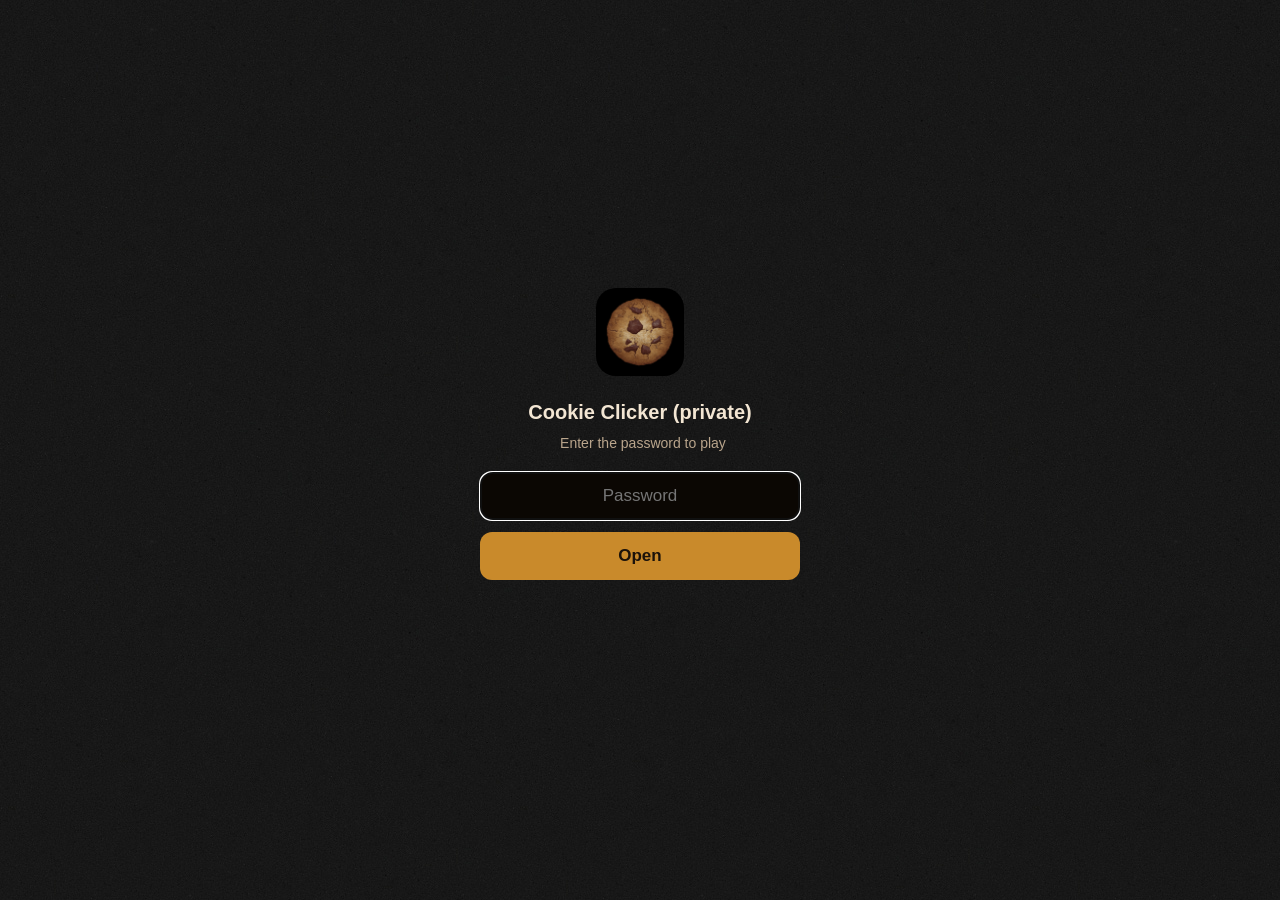
<file: index.html>
﻿<!DOCTYPE html>
<html>
<head>

<meta charset="UTF-8">
<meta name="robots" content="noindex, nofollow">
<script src="gate.js?v=2"></script>
<script>
	var VERSION=2.058;
	var BETA=0;
	var SAVESUFFIX='';
	var App=typeof App==='undefined'?0:App;
	var PRESETMODS=[];
	var LOCAL=(App || !window.location.hostname || window.location.hostname==='localhost' || window.location.hostname==='127.0.0.1');
	var IOS_OPTIMIZED=1;//enables plasma4 mobile features + ios-fixes.js (see README)
</script>

<!-- external -->
<script type="text/javascript">
	// if (!LOCAL)
	// {
	// 	window.cookieconsent_options={"message":"Unsurprisingly, this website uses cookies for ads and traffic analysis.","dismiss":"Got it!","learnMore":"Learn more","link":"//orteil.dashnet.org/cookieconsentpolicy.html","target":"_blank","theme":"//orteil.dashnet.org/cookieconsent.css","domain":"dashnet.org"};
		
	// 	var script=document.createElement('script');
	// 	script.src='//cdnjs.cloudflare.com/ajax/libs/cookieconsent2/1.0.9/cookieconsent.min.js';
	// 	document.head.appendChild(script);
	// }
</script>

<!--<link href="https://fonts.googleapis.com/css?family=Kavoon&subset=latin,latin-ext" rel="stylesheet" type="text/css">-->
<style type="text/css">@font-face {font-family:Merriweather;font-style:normal;font-weight:900;src:url(fonts/a.woff2);unicode-range:U+0301,U+0400-045F,U+0490-0491,U+04B0-04B1,U+2116;font-display:swap;}@font-face {font-family:Merriweather;font-style:normal;font-weight:900;src:url(fonts/b.woff2);unicode-range:U+0460-052F,U+1C80-1C88,U+20B4,U+2DE0-2DFF,U+A640-A69F,U+FE2E-FE2F;font-display:swap;}@font-face {font-family:Merriweather;font-style:normal;font-weight:900;src:url(fonts/c.woff2);unicode-range:U+0102-0103,U+0110-0111,U+0128-0129,U+0168-0169,U+01A0-01A1,U+01AF-01B0,U+0300-0301,U+0303-0304,U+0308-0309,U+0323,U+0329,U+1EA0-1EF9,U+20AB;font-display:swap;}@font-face {font-family:Merriweather;font-style:normal;font-weight:900;src:url(fonts/d.woff2);unicode-range:U+0000-00FF,U+0131,U+0152-0153,U+02BB-02BC,U+02C6,U+02DA,U+02DC,U+0304,U+0308,U+0329,U+2000-206F,U+2074,U+20AC,U+2122,U+2191,U+2193,U+2212,U+2215,U+FEFF,U+FFFD;font-display:swap;}@font-face {font-family:Merriweather;font-style:normal;font-weight:900;src:url(fonts/e.woff2);unicode-range:U+0100-02AF,U+0304,U+0308,U+0329,U+1E00-1E9F,U+1EF2-1EFF,U+2020,U+20A0-20AB,U+20AD-20CF,U+2113,U+2C60-2C7F,U+A720-A7FF;font-display:swap;}</style>

	<!-- <script>
	if (!LOCAL)
	{
		!function(f,b,e,v,n,t,s){if(f.fbq)return;n=f.fbq=function(){n.callMethod?
		n.callMethod.apply(n,arguments):n.queue.push(arguments)};if(!f._fbq)f._fbq=n;
		n.push=n;n.loaded=!0;n.version='2.0';n.queue=[];t=b.createElement(e);t.async=!0;
		t.src=v;s=b.getElementsByTagName(e)[0];s.parentNode.insertBefore(t,s)}(window,
		document,'script','https://connect.facebook.net/en_US/fbevents.js');
		fbq('init', '357399801355203');
		fbq('track', 'PageView');
	}
	</script> -->
	<!-- <noscript><img height="1" width="1" style="display:none"
	src="https://www.facebook.com/tr?id=357399801355203&ev=PageView&noscript=1"></noscript> -->
<!-- end code -->
<!-- /external -->

<title>Cookie Clicker</title>
<!--
Code and graphics copyright Orteil, 2013-2026
Feel free to alter this code to your liking, but please do not re-host it, do not profit from it and do not present it as your own.
-->

<meta name="viewport" content="width=device-width, initial-scale=1, minimum-scale=1, maximum-scale=1, user-scalable=no, viewport-fit=cover">
<meta name="format-detection" content="telephone=no">
<meta name="theme-color" content="#000000">
<meta name="mobile-web-app-capable" content="yes">
<meta name="apple-mobile-web-app-capable" content="yes">
<meta name="apple-mobile-web-app-status-bar-style" content="black-translucent">
<meta name="apple-mobile-web-app-title" content="Cookie Clicker">
<link rel="manifest" href="manifest.webmanifest">
<link rel="apple-touch-icon" href="img/ios/apple-touch-icon.png">
<link rel="shortcut icon" href="img/favicon.ico" />
<script src="base64.js"></script>

<!-- <link href="style.css?v=10c" rel="stylesheet" type="text/css"> -->
<style>/* reset CSS */
/*html, body, div, span, applet, object, iframe,
h1, h2, h3, h4, h5, h6, p, blockquote, pre,
a, abbr, acronym, address, big, cite, code,
del, dfn, em, img, ins, kbd, q, s, samp,
small, strike, strong, sub, sup, tt, var,
b, u, i, center,
dl, dt, dd, ol, ul, li,
fieldset, form, label, legend,
table, caption, tbody, tfoot, thead, tr, th, td,
article, aside, canvas, details, embed, 
figure, figcaption, footer, header, hgroup, 
menu, nav, output, ruby, section, summary,
time, mark, audio, video {
	margin: 0;
	padding: 0;
	border: 0;
	font-size: 100%;
	font: inherit;
	vertical-align: baseline;
}
article, aside, details, figcaption, figure, 
footer, header, hgroup, menu, nav, section {
	display: block;
}*/
div,span,h1,h2,h3,h4,h5,h6,p{margin:0;padding:0;}
body {
	line-height: 1;
}
ol, ul {
	list-style: none;
}
blockquote, q {
	quotes: none;
}
blockquote:before, blockquote:after,
q:before, q:after {
	content: '';
	content: none;
}
table {
	border-collapse: collapse;
	border-spacing: 0;
}
button {outline:none;border:none;}
button:focus {outline:1px solid rgba(255,200,100,0.5);outline-offset:-1px;}


/*=====================================================================================
BASE
=======================================================================================*/
html,body
{
	width:100%;
	height:100%;
}

body
{
	-webkit-touch-callout: none;
	-webkit-user-select: none;
	-khtml-user-select: none;
	-moz-user-select: -moz-none;
	-moz-user-select: none;
	-ms-user-select: none;
	user-select: none;
	touch-action: manipulation;
	
	color:#fff;
	background:#000 url(img/darkNoise.jpg);
	font-family:Tahoma,Arial,sans-serif;
	font-size:13px;
	
	overflow:hidden;
}
.selectable
{
	-webkit-touch-callout: text;
	-webkit-user-select: text;
	-khtml-user-select: text;
	-moz-user-select: text;
	-ms-user-select: text;
	user-select: text;
}

#wrapper
{
	width:100%;
	height:100%;
	position:absolute;
	left:0px;
	top:0px;
	right:0px;
	bottom:0px;
	/*min-width:1280px;*/
	transform-origin:0 0;
}

small
{
	font-size:80%;
}

a,a:visited
{
	text-decoration:underline;
	cursor:pointer;
	color:#ccc;
}
a:hover
{
	text-shadow:0px 0px 3px #fff;
	color:#fff;
}
a:active
{
	opacity:0.8;
	background:transparent;
}

.inset
{
	/*box-shadow:0px 0px 12px #000 inset;*/
}

.titleFont,.title,.section,.lockedTitle,.smallFancyButton
{
	font-family: 'Merriweather', Georgia,serif;
}
.title,.section,.lockedTitle
{
	font-size:28px;
	text-shadow:0px 1px 4px #000;
	color:#fff;
}

/*=====================================================================================
SECTIONS
=======================================================================================*/
.section
{
	font-variant:small-caps;
	text-align:center;
	padding:0px 16px;
	background:linear-gradient(to right,rgba(0,0,0,0),rgba(0,0,0,0),rgba(0,0,0,0.5),rgba(0,0,0,0),rgba(0,0,0,0));
	margin:12px 0px;
	text-shadow:0px -2px 6px rgba(255,255,200,0.6),0px 1px 0px rgba(100,100,100,1),0px 2px 4px rgba(0,0,0,1);
}
.section:after
{
	content:'';
	display:block;
	background:linear-gradient(to right,rgba(255,255,255,0),rgba(255,255,255,0),rgba(255,255,255,0.25),rgba(255,255,255,0),rgba(255,255,255,0));
	height:1px;
	margin:6px 0px;
}
.section:before
{
	content:'';
	display:block;
	background:linear-gradient(to right,rgba(255,255,255,0),rgba(255,255,255,0),rgba(255,255,255,0.25),rgba(255,255,255,0),rgba(255,255,255,0));
	height:1px;
	margin:6px 0px;
}
.subsection
{
	padding:8px 0px;
	font-size:14px;
}
.subsection div.title
{
	font-size:22px;
	padding-left:16px;
	margin-bottom:8px;
	background:linear-gradient(to right,rgba(0,0,0,0.5),rgba(0,0,0,0),rgba(0,0,0,0),rgba(0,0,0,0));
}
.subsection div.title:after
{
	content:'';
	display:block;
	background:linear-gradient(to right,rgba(255,255,255,0.25),rgba(255,255,255,0));
	height:1px;
	width:50%;
	margin:6px 0px;
	margin-left:-16px;
}
.subsection div.title:before
{
	content:'';
	display:block;
	background:linear-gradient(to right,rgba(255,255,255,0.25),rgba(255,255,255,0));
	height:1px;
	width:50%;
	margin:6px 0px;
	margin-left:-16px;
}
.update
{
	-webkit-touch-callout: auto;
	-webkit-user-select: auto;
	-khtml-user-select: auto;
	-moz-user-select: auto;
	-moz-user-select: auto;
	-ms-user-select: auto;
	user-select: auto;
}
.update .title
{
	color:#69c;
}
.update.small .title
{
	font-size:16px;
	opacity:0.8;
	color:#fff;
}
.listing
{
	padding:3px 16px;
	font-size:13px;
}
.listing b
{
	font-weight:bold;
	opacity:0.6;
}
.listing small
{
	font-size:11px;
	opacity:0.9;
}
.listing label
{
	/*
	font-size:12px;
	border-bottom:1px solid rgba(255,255,255,0.25);
	border-right:1px solid rgba(255,255,255,0.25);
	opacity:0.5;
	padding-left:16px;
	padding-bottom:2px;
	padding-right:4px;
	position:relative;
	left:-4px;
	top:-2px;
	background:linear-gradient(to right,rgba(0,0,0,0),rgba(0,0,0,0),rgba(0,0,0,0.5));
	*/
	font-size:11px;
	color:rgba(255,255,255,0.5);
	border-bottom:1px dashed rgba(255,255,255,0.25);
	padding:2px 8px;
}

.hidden
{
	visibility:hidden;
}
.toggledOff
{
	opacity:0;
	display:none;
}
.listing:hover .hidden
{
	visibility:visible;
}

.optionBox
{
	text-align:center;
	clear:both;
	margin-bottom:-12px;
	overflow:hidden;
}
.optionBox .option
{
}
.optionBox .option.focused
{
	text-decoration:underline;
}
a.option.big
{
	font-size:30px;
	margin:auto;
	padding:8px 16px;
	width:80%;
}
a.option.framed.large small,.particle small {font-size:65%;}
a.option.framed.large
{
	font-size:20px;
	margin:4px auto;
	padding:6px 12px;
	background:#058;
	box-shadow:0px 0px 1px 2px rgba(0,0,0,0.5),0px 2px 4px rgba(0,0,0,0.25),0px 1px 1px 1px rgba(0,0,0,0.5) inset,0px 0px 12px 2px #0cf inset;
	text-shadow:0px 1px 2px #000;
}
a.option.framed.large:hover
{
	background:#0cf;
	box-shadow:0px 0px 1px 2px rgba(0,0,0,0.5),0px 2px 4px rgba(0,0,0,0.25),0px 1px 1px 1px rgba(0,0,0,0.5) inset,0px 0px 12px 2px #8ef inset;
	text-shadow:0px 1px 2px #000;
	color:#fff;
}
a.option.framed.large.red
{
	background:#c30;
	box-shadow:0px 0px 1px 2px rgba(0,0,0,0.5),0px 2px 4px rgba(0,0,0,0.25),0px 1px 1px 1px rgba(0,0,0,0.5) inset,0px 0px 12px 2px #f64 inset;
}
a.option.framed.large.red:hover
{
	background:#f64;
	box-shadow:0px 0px 1px 2px rgba(0,0,0,0.5),0px 2px 4px rgba(0,0,0,0.25),0px 1px 1px 1px rgba(0,0,0,0.5) inset,0px 0px 12px 2px #fc7 inset;
}
a.option,.info a,a.smallFancyButton
{
	display:inline-block;
	border:1px solid #ccc;
	background:#000;
	margin:2px 4px 2px 0px;
	color:#ccc;
	font-size:12px;
	padding:4px 8px;
	text-decoration:none;
}
a.option.off {opacity:0.5;}
a.option.disabled {pointer-events:none;filter:grayscale(100%);opacity:0.5;}
a.option:hover,.info a:hover,a.smallFancyButton:hover
{
	border-color:#fff;
	color:#fff;
	text-shadow:none;
}
a.option:active,.info a:active,a.smallFancyButton:active
{
	background-color:#333;
}
.warning,a.option.warning
{
	color:#c00;
	border-color:#c00;
}
a.option.warning:hover
{
	border-color:#f33;
	color:#f33;
}
a.option.warning:active
{
	background-color:#300;
}

.neato,a.option.neato
{
	color:#096;
	border-color:#096;
}
a.option.neato:hover
{
	border-color:#3c9;
	color:#3c9;
}
a.option.neato:active
{
	background-color:#032;
}
.info a
{
	border-color:#666;
	background:#eee;
	color:#666;
	padding:2px 6px;
}
.info a:hover
{
	border-color:#000;
	background-color:#fff;
	color:#000;
}
.info a:active
{
	background-color:#999;
}



#backgroundLayers, #backgroundLayers div
{
	width:100%;
	height:100%;
	position:absolute;
	left:0px;
	top:0px;
}

#backgroundCanvas,#backgroundLeftCanvas
{
	position:absolute;
	left:0px;
	top:0px;
}

.offWeb .supportComment,.offWeb .adBanner,.offWeb #support,.offWeb #smallSupport,.offWeb .ad{display:none;}

.offWeb #topBar{display:none;}
.onWeb #topBar{visibility:visible;}

.showCompressed{display:none;}
#topBar.compressed .showCompressed{display:initial;}
#topBar.compressed .hideCompressed{display:none;}

#topBar
{
	visibility:hidden;
	position:absolute;
	left:0px;
	top:0px;
	width:100%;
	height:32px;
	background:url(img/darkNoiseTopBar.jpg) repeat-x bottom;
	color:#ccc;
}
#topBar>div
{
	display:inline-block;
	float:left;
	/*border-right:1px solid #000;
	border-bottom:3px solid transparent;*/
	box-shadow:0px 0px 3px 1px rgba(255,255,255,0.2) inset;
	padding:7px 8px 9px 8px;
}
#topBar a
{color:#fff;}
#topBar a.blueLink
{color:#06c;}
#topBar a.blueLink:hover
{color:#28f;text-shadow:0px 0px 3px #06c;}
#topBar a.lightblueLink
{color:#6ad3ff;}
#topBar a.lightblueLink:hover
{color:#74fffd;text-shadow:0px 0px 3px #6ad3ff;}
a.orangeLink,#topBar a.orangeLink
{color:#f65f4d;}
a.orangeLink:hover,#topBar a.orangeLink:hover
{color:#ff9580;text-shadow:0px 0px 3px #f65f4d;}

#topBar
{
	color:rgba(255,255,255,0.3);
	font-family:"Trebuchet MS";
	font-weight:bold;
	font-size:15px;
	text-shadow:0px 1px 2px #000;
	letter-spacing:-0.35px;
}
#topBar>div
{
	box-shadow:none;
	position:relative;
	z-index:1;
	padding:7px 6px 10px 6px;
	margin-right:1px;
}
#topBar>div:after
{
	content:'';width:13px;height:32px;
	position:absolute;right:-7px;top:0px;
	background:url(img/topbarDiv.png);
	border:none;
	z-index:-1;
	pointer-events:none;
}
#topBar img
{
	position:absolute;left:0px;top:0px;
}
#topBar a,#topBar .hoverheader
{
	/*
	display:inline-block;
	border-radius:2px;padding:5px 2px;
	margin-left:-1px;margin-right:-1px;margin-top:-4px;
	color:#222;
	background:rgba(255,255,255,0.75);
	box-shadow:0px -1px 0px #fff;
	text-shadow:0px 1px 0px #fff;
	opacity:0.3;
	text-decoration:none;
	font-weight:bold;*/
	color:#fff;
	opacity:0.6;
	text-decoration:none;
	transition:opacity 0.1s,text-shadow 0.2s;
}
#topBar a:hover,#topBar .hoverer:hover>.hoverheader{opacity:1;text-shadow:0px 0px 6px currentColor !important;}

.hoverer
{
	position:relative;
	z-index:10000000;
	cursor:pointer;
}
.hoverable
{
	text-align:left;
	opacity:0;
	transition:max-height 0.25s ease-out,opacity 0.25s ease-out;
	position:absolute;
	left:0px;
	top:32px;
	width:100%;
	max-height:0px;
	overflow:hidden;
	box-shadow:0px 0px 0px 1px #000,0px 2px 4px 2px rgba(0,0,0,0.5),0px 0px 0px 1px rgba(0,0,0,0.5);
	background:url(img/darkNoise.jpg);
	border-radius:0px 0px 8px 8px;
}
.hoverer:hover>.hoverheader
{
	color:rgba(255,255,255,0.5);
}
.hoverer:hover>.hoverable
{
	opacity:1;
	max-height:400px;
}
.hoverable>div
{
	box-shadow:1px 1px 0px rgba(255,255,255,0.1) inset,-1px -1px 0px rgba(0,0,0,0.1) inset;
}
.hoverable>div:nth-child(odd)
{
	background:rgba(255,255,255,0.05);
}
.hoverable a
{
	display:inline-block;
	width:100%;
	padding:5px 8px;
}
.hoverable a:hover
{
	text-shadow:none;
	background:rgba(255,255,255,0.2);
}


#offGameMessageWrap
{
	display:table;
	position:absolute;
	top:0;
	left:0;
	height:100%;
	width:100%;
	background:#111 url(img/darkNoise.jpg);
	background:url(img/shadedBorders.png) left top/100% 100%,#111 url(img/darkNoise.jpg);
	text-align:center;
	z-index:1000000000;
	line-height:150%;
	font-size:20px;
}
#offGameMessage
{
	display:table-cell;
	vertical-align:middle;
	position:relative;
}
#loader
{
	position:relative;
	padding:32px;
	padding-top:110px;
	animation-name:appear;
	animation-iteration-count:1;
	animation-timing-function:ease-out;
	animation-duration:0.5s;
}
@keyframes appear
{
	from {opacity:0;top:20px;}
	to {opacity:1;top:0px;}
}
#loading
{
	text-shadow:0px 0px 3px rgba(255,255,255,0.5),0px 0px 20px #39f;
	animation-name:blink;
	animation-iteration-count:infinite;
	animation-timing-function:ease-in-out;
	animation-duration:0.75s;
}
.blinking{animation-name:blink;
	animation-iteration-count:infinite;
	animation-timing-function:ease-in-out;
	animation-duration:0.75s;}
@keyframes blink
{
	0% {opacity:0.5;}
	50% {opacity:1;}
	100% {opacity:0.5;}
}
#ifIE9{display:none;}
#failedToLoad
{
	text-shadow:0px 0px 3px rgba(255,255,255,0.5),0px 0px 20px #f33;
	animation-name:appearLater;
	animation-iteration-count:1;
	animation-timing-function:ease-out;
	animation-duration:15s;
}
@keyframes appearLater
{
	0% {opacity:0;}
	95% {opacity:0;}
	100% {opacity:1;}
}
.spinnyBig,.spinnySmall
{
	display:block;
	width:100px;
	height:100px;
	position:absolute;
	left:50%;
	top:0px;
	margin-left:-50px;
	animation-name:loadSpin;
	animation-iteration-count:infinite;
	animation-timing-function:ease-in-out;
}
.spinnyBig
{
	background:url(img/spinnyBig.png);
	animation-duration:5s;
}
.spinnySmall
{
	background:url(img/spinnySmall.png);
	animation-duration:9s;
}
@keyframes loadSpin
{
	0% {transform:rotate(0deg);}
	100% {transform:rotate(360deg);}
}

.langSelectButton
{
	background:rgba(50,50,50,0.25);
	text-shadow:0px 1px 2px #000;
	box-shadow:0px 1px 0px rgba(255,255,255,0.5) inset, 0px 1px 4px rgba(128,255,255,0.2) inset,0px 2px 2px rgba(0,0,0,1);
	padding:1px 6px;
	margin:2px auto;
	width:200px;
	font-size:14px;
	text-decoration:underline;
	color:rgba(255,255,255,0.8);
	transition:color 0.2s,box-shadow 0.2s;
	cursor:pointer;
	z-index:1;
	position:relative;
	border-radius:3px;
}
.langSelectButton:hover,.langSelectButton.selected
{
	background:rgba(50,50,50,0.5);
	box-shadow:0px 0px 0px 1px rgba(255,255,255,1) inset, 0px 1px 4px 2px rgba(128,255,255,0.6) inset,0px 4px 2px 2px rgba(0,0,0,1);
	z-index:10;
	color:rgba(255,255,255,1);
}
.langSelectButton:hover:before
{
	content:'';
	width:22px;
	height:22px;
	position:absolute;
	left:0px;
	top:0px;
	background:url(img/tinyglobe.gif);
	pointer-events:none;
	display:block;
	transform:scale(0.75);
}

#game
{
	position:absolute;
	left:0px;
	top:0px;
	right:0px;
	bottom:0px;
	overflow:hidden;
}
.onWeb #game{top:32px;}
.offWeb #game{top:0px;}
#sectionLeft
{
	position:absolute;
	left:0px;
	top:0px;
	width:30%;
	bottom:0px;
	min-width:100px;
	/*overflow:hidden;*/
}
/*#sectionLeftExtra{position:absolute;left:0px;top:0px;}*/
#sectionMiddle
{
	position:absolute;
	left:30%;
	padding-left:16px;
	margin-right:15px;
	top:0px;
	right:318px;
	bottom:0px;
	min-width:100px;
	overflow:hidden;
}
#centerArea
{
	overflow-x:hidden;
	overflow-y:scroll;
	position:absolute;
	top:112px;
	left:16px;
	bottom:0px;
	right:0px;
}
#game.onMenu #centerArea
{
	background:#000 url(img/darkNoise.jpg);
	background-image:url(img/shadedBorders.png),url(img/darkNoise.jpg);
	background-size:100% 100%,auto;
	background-color:#000;
}
#sectionRight
{
	height:100%;
	position:absolute;
	top:0px;
	right:0px;
	overflow-x:hidden;
	overflow-y:scroll;
	/*background:url(img/panelBG.png);*/
	background:rgba(0,0,0,0.5);
}

#sectionLeft .blackGradient
{
	background:url(img/blackGradient.png) repeat-x bottom;
	position:absolute;
	left:0px;
	right:0px;
	top:300px;
	height:640px;
}
#sectionLeft .blackFiller
{
	background:#000;
	position:absolute;
	left:0px;
	right:0px;
	top:940px;
	bottom:0px;
}


.inner
{
	box-shadow:0px 0px 0px 1px rgba(255,255,255,0.2),0px 2px 4px 2px rgba(0,0,0,0.5);
}
.zebra:nth-child(even)
{
	background:rgba(255,255,255,0.05);
}
.zebra.selected
{
	background:rgba(255,255,255,0.1);
	box-shadow:0px 0px 0px 1px rgba(255,255,255,0.5) inset;
}
.mouseOver{cursor:pointer;}
.mouseOver:hover
{
	filter:brightness(125%);
	background:rgba(255,255,255,0.07);
	text-shadow:0px -1px 6px #fff;
}
.mouseOver:active
{
	filter:brightness(75%);
	background:rgba(0,0,0,0.07);
}
.mouseOverScale
{
	cursor:pointer;
	transition:transform 0.1s;
}
.mouseOverScale:hover
{
	transform:scale(1.1);
	color:#fff;
}
.mouseOverScale:active
{
	transform:scale(1);
}

/* this is a mess */
.framed,a.option,.sliderBox,.smallFramed
{
	border:1px solid #e2dd48;
	background:#000 url(img/darkNoise.jpg);
	background-image:/*linear-gradient(rgba(255,255,255,0.05),rgba(0,0,0,0.4)),*/url(img/shadedBordersSoft.png),url(img/darkNoise.jpg);
	background-size:/*100% 100%,*/100% 100%,auto;
	background-color:#000;
	border-radius:2px;
	box-shadow:0px 0px 1px 2px rgba(0,0,0,0.5),0px 2px 4px rgba(0,0,0,0.25),0px 0px 2px 2px #000 inset,0px 1px 0px 1px rgba(255,255,255,0.5) inset;
	text-shadow:0px 1px 1px #000;
	color:#ccc;
	line-height:100%;
}
.framed,a.option,a.option.framed,a.option.framed:hover,.smallFramed,a.smallFancyButton
{
	/*border-color:#dac56e #c07a36 #a44e36 #c07a36;*/
	/*border:1px solid #e2dd48;*/
	border-color:#ece2b6 #875526 #733726 #dfbc9a;
}
.smallFramed
{border-radius:8px;}
a.option,textarea,input[type="text"],.sliderBox,a.smallFancyButton
{
	border:1px solid #e2dd48;
	border-color:#ece2b6 #875526 #733726 #dfbc9a;
	border-radius:2px;
}
textarea,input[type="text"]
{
	border-radius:4px;
	box-shadow:0px 0px 0px 1px rgba(0,0,0,0.5) inset,0px 1px 2px rgba(0,0,0,0.5) inset;
}
textarea:read-only,input[type="text"]:read-only
{
	background:transparent;
	color:inherit;
	text-shadow:0px 1px 0px #000;
	resize:none;
	border:1px solid rgba(255,255,255,0.25);
}
select,option{font-weight:bold;font-size:11px;margin:2px 4px 2px 0px;}
select{padding:2px;border-radius:4px;}
.smallFancyButton
{
	font-variant:small-caps;
	font-weight:bold;
	font-size:13px;
}
a.option.smallFancyButton
{
	vertical-align:middle;
	width:130px;
	text-align:right;
}

.prefButton{position:relative;}
.prefButton:after{content:'';background:#fff;pointer-events:none;width:3px;height:3px;display:inline-block;border-radius:4px;box-shadow:0px 0px 2px 0px #3cf,0px 0px 6px 1px #33f;position:absolute;right:3px;top:50%;margin-top:-1px;}
.prefButton.off:after{background:rgba(255,255,255,0.15);box-shadow:1px 1px 0px rgba(255,255,255,0.3);}

.tight
{
	box-sizing:border-box;
	overflow:hidden;
	text-align:center;
}
.tight .option
{
	box-sizing:border-box;
	width:100%;clear:both;
	margin:1px 0px;
	font-size:11px;
}
.tight .option.halfLeft
{
	width:50%;
	float:left;clear:left;
}
.tight .option.halfRight
{
	width:50%;
	float:right;clear:right;
}
#prompt .tightInput
{
	margin:4px;
	margin-top:0px;
	padding:4px 8px;
	width:100%;
	box-sizing:border-box;
	font-size:11px;
}

.framed,a.option.framed
{
	padding:4px 8px;
	margin:4px;
	border:3px solid transparent;
	border-image:url(img/frameBorder.png) 3 round;
	border-radius:2px;
	box-shadow:0px 0px 1px 2px rgba(0,0,0,0.5),0px 2px 4px rgba(0,0,0,0.25),0px 0px 6px 1px rgba(0,0,0,0.5) inset;
	-webkit-transition: opacity 0.1s ease-out;
	-moz-transition: opacity 0.1s ease-out;
	-ms-transition: opacity 0.1s ease-out;
	-o-transition: opacity 0.1s ease-out;
	transition: opacity 0.1s ease-out;
}

.sliderBox
{
	padding:4px 8px;
	width:200px;max-width:100%;
	display:inline-block;
	margin-bottom:2px;
	margin-right:2px;
}
.sliderBox>div
{
	margin-bottom:4px;
}
.sliderBox>input
{
	display:block;
	margin:2px auto;
}

/* why, CSS? why? */
input[type=range]
{
	-webkit-appearance:none;
	width:100%;
	height:12px;
	margin:0px 0px;
	border:0px solid #000;
	cursor:pointer;
	background:transparent;
}
input[type=range]:focus{outline:none;}
input[type=range]::-webkit-slider-runnable-track
{
	width:100%;
	height:12px;
	cursor:pointer;
	background:#999;
	border:0px solid #000;
	border-radius:4px;
	box-shadow:0px 0px 4px #000,0px 2px 3px rgba(0,0,0,0.5) inset;
}
input[type=range]::-webkit-slider-thumb
{
	border:0px solid #000;
	height:12px;
	width:12px;
	background:#ccc;
	box-shadow:0px 0px 4px #fff inset,0px 1px 3px 1px rgba(0,0,0,0.5);
	cursor:pointer;
	-webkit-appearance:none;
	margin-top:0px;
	border-radius:4px;
}
input[type=range]:active::-webkit-slider-thumb,input[type=range]:hover::-webkit-slider-thumb {background:#fff;}

input[type=range]::-moz-range-track 
{
	width:100%;
	height:12px;
	cursor:pointer;
	background:#999;
	border:0px solid #000;
	border-radius:4px;
	box-shadow:0px 0px 4px #000,0px 2px 3px rgba(0,0,0,0.5) inset;
}
input[type=range]::-moz-range-thumb
{
	border:0px solid #000;
	height:12px;
	width:12px;
	background:#ccc;
	box-shadow:0px 0px 4px #fff inset,0px 1px 3px 1px rgba(0,0,0,0.5);
	cursor:pointer;
	-webkit-appearance:none;
	margin-top:0px;
	border-radius:4px;
}
input[type=range]:active::-moz-range-thumb,input[type=range]:hover::-moz-range-thumb {background:#fff;}

input[type=range]::-ms-track 
{
	width:100%;
	height:12px;
	cursor:pointer;
	background:#999;
	border:0px solid #000;
	border-radius:4px;
	box-shadow:0px 0px 4px #000,0px 2px 3px rgba(0,0,0,0.5) inset;
}
input[type=range]::-ms-thumb
{
	border:0px solid #000;
	height:12px;
	width:12px;
	background:#ccc;
	box-shadow:0px 0px 4px #fff inset,0px 1px 3px 1px rgba(0,0,0,0.5);
	cursor:pointer;
	-webkit-appearance:none;
	margin-top:0px;
	border-radius:4px;
}
input[type=range]:active::-ms-thumb,input[type=range]:hover::-ms-thumb {background:#fff;}



.framed b
{
	color:#fff;
	font-weight:bold;
}
.framed .name
{
	font-weight:bold;
	font-size:110%;
	color:#fff;
	margin:2px 0px;
	/*text-shadow:0px 0px 2px rgba(255,255,255,0.3);*/
	text-shadow:0px -2px 4px rgba(255,255,200,0.4),0px 1px 0px rgba(100,100,100,1),0px 2px 4px rgba(0,0,0,1);
}
.framed q
{
	display:block;
	position:relative;
	text-align:right;
	margin-top:8px;
	font-style:italic;
	color:rgba(255,255,255,0.5);
	font-size:12px;
	font-family:Georgia;
	line-height:135%;
}
.framed q:before
{
	display:inline-block;
	content:"“";
	font-size:14px;
	font-family:Georgia;
	font-weight:bold;
}
.framed q:after
{
	display:inline-block;
	content:"”";
	font-size:14px;
	font-family:Georgia;
	font-weight:bold;
	margin-top:-2px;
}
.framed .close
{
	position:absolute;
	top:-5px;
	right:0px;
	padding:4px;
}
.close
{
	font-weight:bold;
	font-size:16px;
	text-shadow:0px 0px 2px #000,0px 0px 1px #000;
	cursor:pointer;
	font-family:Comic Sans MS;
	padding:1px 8px 7px 8px;
	z-index:1000;
}
.close:hover
{
	color:#fff;
	text-shadow:0px 0px 2px #fff;
}
.sidenote
{
	position:absolute;
	right:-6px;
	bottom:6px;
}

.menuClose
{
	position:absolute;
	top:0px;
	right:0px;
	border-bottom-left-radius:36px;
	padding:4px 12px 16px 18px;
	font-size:24px;
	box-shadow:-2px 2px 8px #000, 2px -2px 8px rgba(255,255,255,0.1) inset;
}
.menuClose:hover
{
	background:rgba(255,255,255,0.05);
}

.block
{
	padding:8px;
	margin:2px;
	border-radius:4px;
	border:1px solid rgba(255,255,255,0.1);
	box-shadow:0px 0px 1px #000,0px 0px 1px #000 inset;
}


#tooltipAnchor
{
	position:absolute;
	z-index:1000000000;
	display:none;
	//transition:left 0.1s ease-out,right 0.1s ease-out,top 0.1s ease-out,bottom 0.1s ease-out;
}
#tooltip
{
	position:absolute;
	-webkit-transition:none;
	-moz-transition:none;
	-ms-transition:none;
	-o-transition:none;
	transition:none;
	pointer-events:none;
	opacity:1;
}
.noTransition
{
	-webkit-transition:none !important;
	-moz-transition:none !important;
	-ms-transition:none !important;
	-o-transition:none !important;
	transition:none !important;
}
.wobbling
{
	animation:wobble 0.1s ease-out;
}

.line
{
	background:linear-gradient(to right,rgba(255,255,255,0),rgba(255,255,255,0.25),rgba(255,255,255,0));
	height:1px;
	width:90%;
	margin:6px auto;
	position:relative;
}
.line:before,.line:after
{
	content:'';
	display:block;
	background:linear-gradient(to right,rgba(0,0,0,0),rgba(0,0,0,0.25),rgba(0,0,0,0));
	height:1px;
	width:90%;
	position:absolute;
	left:0px;
	bottom:1px;
}
.line:after
{
	bottom:-1px;
}
.description
{
	/*border-top:1px solid rgba(255,255,255,0.25);*/
	margin:4px 0px;
}
.descriptionBlock
{
	border-radius:6px;
	background:rgba(255,255,255,0.1);
	padding:2px 6px;
	margin:3px 0px;
	position:relative;
	font-size:85%;
	text-shadow:0px 1px 0px #000;
}
.descriptionBlock:before
{
	position:absolute;
	display:block;
	content:"\2022";
	left:-4px;
	top:2px;
	font-size:16px;
}

q:before
{
	display:inline-block;
	content:"\"";
}
q:after
{
	display:inline-block;
	content:"\"";
}


.price
{
	font-weight:bold;
	color:#6f6;
	padding-left:18px;
	position:relative;
}
.priceMult
{
	font-weight:bold;
	color:#ffc;
}
.price .tinyCookie
{
	display:block;
	position:absolute;
	left:0px;
	top:0px;
	width:16px;
	height:16px;
	cursor:pointer;
}
.price.disabled, .disabled .price
{
	color:#f66;
}
.price:before
{
	content:'';
	display:block;
	position:absolute;
	left:0px;
	top:2px;
	background:url(img/money.png);
	width:16px;
	height:16px;
}
.hasTinyCookie
{
	position:relative;
	padding-left:18px;
}
.hasTinyCookie:before
{
	content:'';
	display:block;
	position:absolute;
	left:0px;
	top:0px;
	background:url(img/money.png);
	width:16px;
	height:16px;
}
.heavenly.price:before
{
	background:url(img/heavenlyMoney.png);
}
.lump.price:before
{
	background:url(img/sugarLump.png);
}
.price.plain
{
	color:#fff;
	display:inline-block;
}
.price.plain:before
{
	top:0px;
}

#cookieAnchor
{
	position:absolute;
	left:50%;
	top:40%;
}
#bigCookie
{
	width:256px;
	height:256px;
	position:absolute;
	left:-128px;
	top:-128px;
	/*background:url(img/perfectCookie.png);
	background-size:256px 256px;*/
	background:url(img/empty.png);/* somehow necessary; an empty div with no background seems to be click-through */
	cursor:pointer;
	z-index:10000;
	border-radius:128px;
	border:none;
	overflow:hidden;
	outline:none;
}
.elderWrath #bigCookie
{
	background:url(img/imperfectCookie.png);
	background-size:256px 256px;
}
#cookieNumbers{position:absolute;top:-80px;}
.cookieNumber
{
	position:absolute;
	pointer-events:none;
	left:-100px;
	top:0px;
	width:200px;
	z-index:100;
	text-align:center;
	text-shadow:none;
}
#cookieCursors{position:absolute;z-index:5;}
.cursor
{
	width:32px;
	height:32px;
	position:absolute;
	background:url(img/cursor.png);
}
.cookieParticle
{
	width:64px;
	height:64px;
	margin-left:-32px;
	margin-top:-32px;
	position:absolute;
	background:url(img/smallCookies.png);
	opacity:0;
}
#particles {position:absolute;left:0px;top:0px;z-index:100000000000;}
.particle
{
	position:absolute;
	pointer-events:none;
	left:-200px;
	bottom:0px;
	width:400px;
	z-index:100000000;
	text-align:center;
	text-shadow:1px 1px 1px #000,0px 0px 6px #000;
	font-size:24px;
}
.particle.title
{
	background:rgba(0,0,0,0.5);
	box-shadow:0px 0px 8px 8px rgba(0,0,0,0.5);
	border-radius:16px;
	display:none;
}

#milk
{
	width:100%;
	height:0%;
	position:absolute;
	left:0px;
	bottom:0px;
	z-index:100;
	opacity:0.9;
}
.milkLayer
{
	width:100%;
	height:100%;
	position:absolute;
	left:0px;
	top:0px;
	background-repeat:repeat-x;
}
#cookies
{
	position:absolute;
	left:0px;
	top:10%;
	width:100%;
	text-align:center;
	z-index:200;
	background:#000;
	background:rgba(0,0,0,0.4);
	padding:2px 0px;
	pointer-events:none;
	text-shadow:1px 0px 0px #000,-1px 0px 0px #000,0px 1px 0px #000,0px -1px 0px #000,0px 1px 4px #000;
}
#cookiesPerSecond
{
	font-size:50%;
}
#cookiesPerSecond.wrinkled
{
	color:#f00;
}
.monospace
{
	font-family:Courier,monospace;
	font-weight:bold;
}
#bakeryNameAnchor
{
	position:absolute;
	left:0px;
	top:10%;
	width:100%;
	z-index:200;
}
#bakeryName
{
	position:absolute;
	left:0px;
	bottom:8px;
	left:12.5%;
	width:75%;
	text-align:center;
	font-size:20px;
	background:#000;
	background:rgba(0,0,0,0.4);
	border-radius:12px;
	padding:4px 0px;
	cursor:pointer;
	color:rgba(255,255,255,0.8);
}
#bakeryName:hover
{
	color:#fff;
	text-shadow:0px 0px 8px #fff;
}

#specialPopup
{
	position:absolute;
	left:50%;
	margin-left:-185px;
	bottom:32px;
	width:350px;
	min-height:8px;
	z-index:20000;
	transition:bottom 0.2s ease-out,opacity 0.1s ease-out;
	text-align:center;
}
#specialPopup.onScreen
{
	bottom:32px;
	opacity:1;
}
#specialPopup.offScreen
{
	bottom:-32px;
	pointer-events:none;
	opacity:0;
}

.separatorLeft, .separatorRight
{
	width:16px;
	height:100%;
	background:url(img/panelVertical.png?v=2) repeat-y;
	background:url(img/panelGradientTop.png) no-repeat top left,url(img/panelGradientBottom.png) no-repeat bottom left,url(img/panelVertical.png?v=2) repeat-y;
	position:absolute;
	top:0px;
	bottom:0px;
	z-index:100;
}
.separatorLeft
{
	left:30%;
}
.separatorRight
{
	right:317px;
}
.separatorBottom
{
	width:100%;
	height:16px;
	background:url(img/panelHorizontal.png?v=2) repeat-x;
	background:url(img/panelGradientLeft.png) no-repeat top left,url(img/panelGradientRight.png) no-repeat top right,url(img/panelHorizontal.png?v=2) repeat-x;
	position:absolute;
	left:0px;
	bottom:0px;
}

.panelButton
{
	background:url(img/panelMenu3.png);
	background-position:0px 0px;
	position:absolute;
	z-index:100;
	width:100px;
	height:48px;
	text-align:center;
	font-size:18px;
	cursor:pointer;
	
	box-sizing:border-box;
	padding-top:16px;
	
	color:#999;
	text-shadow:0px 1px 0px #444,0px 0px 4px #000;
}
.panelButton:hover,.panelButton.selected
{
	z-index:1000;
	color:#fff;
	text-shadow:0px 1px 0px #999,0px 0px 4px #000;
}
.panelButton>div:first-child{display:inline-block;}
#prefsButton{top:0px;left:0px;		padding-top:16px;		padding-right:2px;		background-position:0px 0px;}
#statsButton{bottom:16px;left:0px;	padding-top:14px;		padding-right:2px;		background-position:0px -48px;}
#logButton{top:0px;right:0px;		padding-top:16px;		padding-left:2px;		background-position:-100px 0px;}
#legacyButton{bottom:16px;right:0px;padding-top:14px;		padding-left:2px;		background-position:-100px -48px;}
/*#prefsButton:hover,#prefsButton.selected{					background-position:0px -96px;}*/
#statsButton:hover,#statsButton.selected{					background-position:0px -144px;}
#logButton:hover,#logButton.selected{						background-position:-100px -96px;}
/*#legacyButton:hover,#legacyButton.selected{					background-position:-100px -144px;}*/

.subButton
{
	border-radius:5px;
	box-shadow:0px 1px 0px rgba(250,180,150,0.75) inset,0px 0px 0px 1px rgba(0,0,0,0.75),0px 2px 3px rgba(250,180,150,0.5) inset,0px 1px 0px 1px rgba(250,180,150,0.25);
	padding:6px 12px;
	font-size:14px;
	position:relative;
	top:-4px;
}
#prefsButton:hover>.subButton{box-shadow:0px 1px 0px rgba(250,180,150,1) inset,0px 0px 0px 1px rgba(0,0,0,0.75),0px 2px 3px rgba(250,180,150,0.75) inset,0px 1px 0px 1px rgba(250,180,150,0.25);}

#logButton.hasUpdate {color:#fff;}
#logButton.hasUpdate>div:first-child {position:relative;top:-8px;}
#logButton.hasUpdate:before
{
	content:'';
	display:block;
	position:absolute;
	left:-40px;
	top:10px;
	width:48px;
	height:38px;
	background:url(img/pointGlow.gif);
	animation:pointGlowBump 0.6s infinite ease-in-out;
}
@keyframes pointGlowBump{
	0% {transform:translate(0px,0px) scale(0.8,1.2);}
	20% {transform:translate(-8px,0px);}
	50% {transform:translate(-10px,0px);}
	80% {transform:translate(-8px,0px);}
	100% {transform:translate(0px,0px);}
}
#checkForUpdate
{
	display:none;
	font-size:10px;
	position:absolute;bottom:8px;left:0px;right:0px;
	animation:rainbowCycle 0.5s infinite ease-in-out;
}
@keyframes rainbowCycle{
	0% {color:#ff1d87;}
	16% {color:#a071ff;}
	33% {color:#40b9ff;}
	50% {color:#15ff57;}
	66% {color:#ffed29;}
	83% {color:#ff5f2e;}
	100% {color:#ff1d87;}
}
@keyframes rainbowCycleBG{
	0% {background-color:#ff1d87;}
	16% {background-color:#a071ff;}
	33% {background-color:#40b9ff;}
	50% {background-color:#15ff57;}
	66% {background-color:#ffed29;}
	83% {background-color:#ff5f2e;}
	100% {background-color:#ff1d87;}
}
#logButton.hasUpdate #checkForUpdate {display:block;}


.roundedPanel
{
	background:url(img/roundedPanelBGS.png) repeat-x 0px 0px;
	position:relative;
	padding:9px 0px;
	height:20px;
}
.roundedPanel:before,.roundedPanel:after
{
	content:'';
	display:block;height:36px;
	position:absolute;top:0px;
}
.roundedPanel:before
{
	background:url(img/bracketPanelLeftS.png) no-repeat;left:-16px;width:16px;
}
.roundedPanel:after
{
	background:url(img/bracketPanelRightS.png) no-repeat;right:-18px;width:18px;
}
/*.roundedPanel
{
	background:url(img/roundedPanelBG.png) repeat-x 0px 0px;
	position:relative;
}
.roundedPanel:before,.roundedPanel:after
{
	content:'';
	display:block;width:17px;height:32px;
	position:absolute;top:0px;
}
.roundedPanel:before
{
	background:url(img/roundedPanelLeft.png) no-repeat;left:-17px;
}
.roundedPanel:after
{
	background:url(img/roundedPanelRight.png) no-repeat;right:-17px;
}*/
#ascendNumber
{
	display:none;
	position:absolute;
	right:115px;
	top:22px;
	font-size:14px;
	font-weight:bold;
	font-family:Georgia;
	color:#fff;
	text-shadow:0px -1px 1px #09f,0px 1px 1px #f04;
}
#legacyButton:hover>#ascendNumber
{text-shadow:0px -1px 1px #09f,0px 1px 1px #f04,0px -1px 1px #09f,0px 1px 1px #f04,0px 0px 4px #fff;}

#ascendTooltip
{
	display:none;
	position:absolute;
	right:0px;
	top:52px;
	font-family:Tahoma,Arial,sans serif;
	font-size:11px;
	width:220px;
	padding:8px;
	pointer-events:none;
	z-index:100000000;
}
#legacyButton:hover>#ascendTooltip
{display:block;}


#lumps
{
	display:none;
	position:absolute;
	width:32px;
	height:32px;
	left:-8px;
	bottom:-12px;
	z-index:10000;
	cursor:pointer;
	filter:drop-shadow(0px 3px 2px #000);
	-webkit-filter:drop-shadow(0px 3px 2px #000);
}
#lumps:hover #lumpsIcon,#lumps:hover #lumpsIcon2
{top:-10px;}
#lumpsIcon,#lumpsIcon2
{
	width:48px;
	height:48px;
	position:absolute;
	left:-8px;
	top:-8px;
	pointer-events:none;
}
#lumpsAmount
{
	font-size:12px;
	color:#6cf;
    position:absolute;
    left:36px;
    top:6px;
	pointer-events:none;
	text-align:left;
	width:200px;
}
.lumpsOn #lumps{display:block;}


.lumpRefill
{
	cursor:pointer;
	width:48px;
	height:48px;
	position:absolute;
	left:0px;
	top:0px;
	transform:scale(0.5);
	z-index:1000;
	transition:transform 0.05s;
}
.lumpRefill:hover{transform:scale(1);}
.lumpRefill:active{transform:scale(0.4);}


.meterContainer
{
	background:rgba(0,0,0,0.5);
	position:relative;
	border-radius:2px;
	height:8px;
}
.meter
{
	background:url(img/prestigeBar.jpg) 0px 0px;
	position:absolute;
	left:0px;
	/*right:100%;*/
	right:0px;
	top:0px;
	height:100%;
	/*max-width:100%;*/
	transform:translate(0px,0px);
}
.meter:after
{
	height:8px;
	width:8px;
	position:absolute;
	right:-8px;
	top:0px;
	content:'';
	display:block;
	background:url(img/prestigeBarCap.png);
}
#ascendMeterContainer
{
	width:100px;
	right:0px;
	bottom:4px;
	position:absolute;
	overflow:hidden;
}
#ascendMeter
{
	/*right:100px;*/
}

.meter.filling
{
/* this tiny thing is actually an enormous resource hog */
-/*webkit-animation:fluidMotion 10s infinite linear;
   -moz-animation:fluidMotion 10s infinite linear;
        animation:fluidMotion 10s infinite linear;*/
	/*-webkit-transition:right 0.5s linear;
	-moz-transition:right 0.5s linear;
	-ms-transition:right 0.5s linear;
	-o-transition:right 0.5s linear;
	transition:right 0.5s linear;*/
}
@-webkit-keyframes fluidMotion{
from {background-position:0px -24px;}
	to {background-position:-128px -24px;}
}
@-moz-keyframes fluidMotion{
from {background-position:0px -24px;}
	to {background-position:-128px -24px;}
}
@keyframes fluidMotion{
from {background-position:0px -24px;}
	to {background-position:-128px -24px;}
}

#game.onMenu #menu{display:block;}
#game.onMenu .row{visibility:hidden;display:none;}
#menu
{
	display:none;
	z-index:1;
	position:absolute;
	left:0px;
	right:0px;
	top:0px;
	bottom:0px;
	/*box-shadow:0px 0px 24px #000 inset;
	background:#000 url(img/darkNoise.jpg);*/
}

#comments
{
	padding:16px;
	text-align:center;
	position:relative;
	padding-bottom:32px;
	font-size:16px;
	height:64px;
	background:url(img/shadedBorders.png);
	background-size:100% 96px;
	/*overflow:hidden;*/
}
#commentsText
{
	position:absolute;
	top:0px;
	left:108px;
	right:108px;
	bottom:16px;
	overflow:hidden;
	z-index:1;
}
#commentsText:hover
{
	overflow:visible;
	z-index:1000;
}
.commentsText
{
	padding:16px 0px;
	position:absolute;
	top:0px;
	left:0px;
	right:0px;
	opacity:1;
	text-align:center;
	transition:text-shadow 0.25s,background 0.25s;
	border-radius:8px;
}
#commentsText:hover>.commentsText
{
	text-shadow:0px 1px 1px #000,0px 2px 2px #000,0px 2px 8px #000,0px 2px 16px #000,0px 2px 20px #000;
	/*background:rgba(0,0,0,0.2);*/
}
.commentsText q
{
	font-style:italic;
}
.commentsText sig
{
	font-size:70%;
	display:block;
	text-align:center;
	opacity:0.7;
}
.commentsText sig:before
{
	content:"-";
	padding-left:64px;
}
.fortune
{
	color:#ade000;
	cursor:pointer;
}
.fortune:hover
{
	color:#d2ff00;
	text-shadow:0px 0px 4px #ade000 !important;
}

#commentsText1
{
	z-index:20;
}
#commentsText2
{
	z-index:10;
}

/* let me tell you about vendor prefixes */
.risingAway{
-webkit-animation:riseAway 1s 1 forwards;
   -moz-animation:riseAway 1s 1 forwards;
        animation:riseAway 1s 1 forwards;
}
.risingUp{
-webkit-animation:riseUp 1s 1 forwards;
   -moz-animation:riseUp 1s 1 forwards;
        animation:riseUp 1s 1 forwards;
}
.risingUpLinger{
-webkit-animation:riseUpLinger 4s 1 forwards ease-out;
   -moz-animation:riseUpLinger 4s 1 forwards ease-out;
        animation:riseUpLinger 4s 1 forwards ease-out;
}
@-webkit-keyframes riseAway{
from {top:0px;opacity:1;}
	to {top:-20px;opacity:0;}
}
@-webkit-keyframes riseUp{
from {top:20px;opacity:0;}
	to {top:0px;opacity:1;}
}
@-webkit-keyframes riseUpLinger{
0% {transform:translate(0px,0px);opacity:0;}
1% {transform:translate(0px,0px);opacity:1;}
20% {transform:translate(0px,-32px);opacity:1;}
100% {transform:translate(0px,-32px);opacity:0;}
}
@-moz-keyframes riseAway{
from {top:0px;opacity:1;}
	to {top:-20px;opacity:0;}
}
@-moz-keyframes riseUp{
from {top:20px;opacity:0;}
	to {top:0px;opacity:1;}
}
@-moz-keyframes riseUpLinger{
0% {transform:translate(0px,0px);opacity:0;}
1% {transform:translate(0px,0px);opacity:1;}
20% {transform:translate(0px,-32px);opacity:1;}
100% {transform:translate(0px,-32px);opacity:0;}
}
@keyframes riseAway{
from {top:0px;opacity:1;}
	to {top:-20px;opacity:0;}
}
@keyframes riseUp{
from {top:20px;opacity:0;}
	to {top:0px;opacity:1;}
}
@keyframes riseUpLinger{
0% {transform:translate(0px,0px);opacity:0;}
2% {transform:translate(0px,0px);opacity:1;}
20% {transform:translate(0px,-32px);opacity:1;}
75% {transform:translate(0px,-32px);opacity:1;}
100% {transform:translate(0px,-32px);opacity:0;}
}


@keyframes wobble
{
	0% {transform:scale(0.5,0.5);}
	20% {transform:scale(1.3,0.7);}
	30% {transform:scale(0.7,1.3);}
	50% {transform:scale(1.2,0.8);}
	70% {transform:scale(0.9,1.1);}
	90% {transform:scale(1.1,0.9);}
	100% {transform:scale(1,1);}
}

@keyframes bounce
{
	/* weeeeee */
	0% 		{transform-origin:50% 100%;transform:scale(1,1);}
	10% 	{transform-origin:50% 100%;transform:scale(0.9,1.2);}
	20% 	{transform-origin:50% 100%;transform:scale(1.5,0.5);}
	25% 	{transform-origin:50% 100%;transform:scale(0.75,1.5) translate(0px,-10px);}
	30% 	{transform-origin:50% 100%;transform:scale(0.8,1.2) translate(0px,-20px);}
	60% 	{transform-origin:50% 100%;transform:scale(1,1) translate(0px,-25px);}
	70% 	{transform-origin:50% 100%;transform:scale(2,0.5);}
	80% 	{transform-origin:50% 100%;transform:scale(0.8,1.2);}
	90% 	{transform-origin:50% 100%;transform:scale(1,1);}
	100% 	{transform-origin:50% 100%;transform:scale(1,1);}
}


.comeLeft{animation:comeLeft 0.2s ease-out;}
@keyframes comeLeft
{
	0% {transform:translate(-16px,0px);opacity:0;}
	100% {transform:translate(0px,0px);opacity:1;}
}

.pucker{animation:pucker 0.2s ease-out;}
@keyframes pucker
{
	0% {transform:scale(1,1);}
	10% {transform:scale(1.15,0.85);}
	20% {transform:scale(1.2,0.8);}
	50% {transform:scale(0.75,1.25);}
	70% {transform:scale(1.05,0.95);}
	90% {transform:scale(0.95,1.05);}
	100% {transform:scale(1,1);}
}
.puckerHalf{animation:puckerHalf 0.2s ease-out;}
@keyframes puckerHalf
{
	0% {transform:scale(0.5,0.5);}
	10% {transform:scale(0.575,0.425);}
	20% {transform:scale(0.6,0.4);}
	50% {transform:scale(0.375,0.625);}
	70% {transform:scale(0.525,0.475);}
	90% {transform:scale(0.475,0.525);}
	100% {transform:scale(0.5,0.5);}
}

.flashRed{animation:flashRed 0.2s ease-out;}
@keyframes flashRed
{
	0% 		{background:#f00;}
	100% 	{}
}


#buildingsMaster
{
	min-height:24px;
	background:#999;
	background:url(img/darkNoise.jpg);
	box-shadow:0px 0px 4px #000 inset;
	position:relative;
	text-align:center;
	color:#fff;
	font-size:12px;
	font-weight:bold;
	font-variant:small-caps;
	text-shadow:0px 1px 0px #000;
	margin-bottom:8px;
	display:none;
}
.extraButtons #buildingsMaster{display:block;}
#game.onMenu #buildingsMaster{display:none;}

.row
{
	position:relative;
	padding-bottom:16px;
	display:none;
	/*overflow:hidden;*/
}
.row.enabled{display:block;}
.row .rowCanvas
{
	width:100%;
	height:128px;
	/*overflow-x:scroll;
	overflow-y:hidden;*/
	background:#000;
	display:block;
}
.row .rowSpecial
{
	min-height:24px;
	z-index:100;
	width:100%;
	top:0px;
	left:0px;
	background:#000 url(img/mapBG.jpg) fixed;
	display:none;
}
.row.onMinigame .rowCanvas,.row.onMinigame .onlyOnCanvas{display:none;}
.row.onMinigame .rowSpecial{display:block;}
/*.row.muted .rowCanvas,.row.muted .rowSpecial{display:none;}*/
/*.row.muted .separatorBottom{background:rgba(0,0,0,0.75);box-shadow:1px 1px 0px rgba(255,255,255,0.1) inset,-1px -1px 0px rgba(0,0,0,0.5) inset;}*/
.row.muted{display:none;}

.row .info, #sectionLeft .info
{
	display:none;
	/*visibility:hidden;*/
	-webkit-transition: opacity 0.1s ease-out;
	-moz-transition: opacity 0.1s ease-out;
	-ms-transition: opacity 0.1s ease-out;
	-o-transition: opacity 0.1s ease-out;
	transition: opacity 0.1s ease-out;
	opacity:0;
}
.row .info, #sectionLeft .info
{
	position:absolute;
	top:0px;
	left:0px;
	height:112px;
	padding:8px;
	font-size:12px;
	line-height:125%;
	background:url(img/infoBG.png);
	color:#666;
	z-index:100000;
}
.row .info:after
{
	width:16px;
	height:128px;
	position:absolute;
	right:-16px;
	top:0px;
	background:url(img/infoBGfade.png) repeat-y;
	display:block;
	content:'';
}
#sectionLeft .info
{
	border-radius:16px;
	padding:24px 8px 8px 24px;
	left:-16px;
	top:-16px;
	height:auto;
}
.row:hover .info, #sectionLeft:hover .info
{
	opacity:1;
}
.row .object
{
	position:absolute;
	width:64px;
	height:64px;
}
#sectionLeftInfo
{
	position:absolute;
	left:0px;
	top:0px;
	width:100%;
}

.zoneTitle
{
	text-align:center;
	padding:8px;
	width:100%;
}
#store
{
	position:relative;
}
#store:after
{
	display:block;
	height:64px;
	background:url(img/blackGradientSmallTop.png) repeat-x top;
	content:'';
	pointer-events:none;
	position:absolute;
	left:0px;
	right:0px;
	bottom:-64px;
}
#storeTitle
{
	position:relative;
	width:284px;
	background:url(img/blackGradientSmallTop.png) repeat-x top;
}
#buildingsTitle
{
	display:none;
}
.storeSection
{
	height:60px;
	width:300px;
	position:relative;
	overflow-y:hidden;
	background:url(img/panelHorizontal.png?v=2) repeat-x top;
	background:url(img/panelGradientLeft.png) no-repeat top left,url(img/panelGradientRight.png) no-repeat top right,url(img/panelHorizontal.png?v=2) repeat-x;
	padding-top:16px;
}
.storeSection:hover
{
	height:auto;
	min-height:60px;
}
.storeSection:hover:before
{
	display:block;
}
.storeSection:before,.storeSectionAddon
{
	z-index:1000;
	text-shadow:0px 1px 1px #360e00,0px -1px 1px #360e00,1px 0px 1px #360e00,-1px 0px 1px #360e00;
	font-weight:bold;
	color:#f6dab8;
	opacity:1;
	font-variant:small-caps;
}
.storeSection:before
{
	display:none;
	position:absolute;
	content:'';
	left:2px;
	top:0px;
	pointer-events:none;
}
.storeSectionAddon
{
	position:relative;
	line-height:0%;
	text-align:right;
	top:6px;
	right:4px;
}

.trophy
{
	width:48px;height:48px;margin:2px;float:left;
	cursor:pointer;
	filter:drop-shadow(0px 3px 2px #000);
	-webkit-filter:drop-shadow(0px 3px 2px #000);
	position:relative;
}
.trophy:hover
{
	top:-1px;
	/*filter:brightness(125%) drop-shadow(0px 3px 2px #000);
	-webkit-filter:brightness(125%) drop-shadow(0px 3px 2px #000);*/
}

.tag
{
	background-color:#ccc;
	background-image:linear-gradient(to bottom,rgba(0,0,0,0.3),transparent); 
	display:inline-block;
	font-family:Arial;
	font-size:10px;
	color:#000;
	text-shadow:0px 1px 0px rgba(255,255,255,0.25);
	border-radius:3px;
	opacity:0.85;
	padding:0px 3px;
	margin:1px 2px 0px 0px;
	font-weight:bold;
}

#toggleBox
{
	position:absolute;
	right:318px;
	top:100px;
	width:300px;
	min-height:60px;
	display:none;
	z-index:50000000;
	text-align:center;
}

#upgrades:before{content:'Upgrades';}
#toggleUpgrades:before{content:'Switches';}
#techUpgrades:before{content:'Research';}
/*#vaultUpgrades{height:0px;}*/
/*#vaultUpgrades:hover{height:auto;min-height:60px;}*/
#vaultUpgrades .crate{opacity:0.5;}
#vaultUpgrades .crate{transform:scale(0.5);margin:-9px;}
#vaultUpgrades{height:30px;}
#vaultUpgrades:hover{height:auto;min-height:30px;}
#vaultUpgrades:before{content:'Vault';}
#products:before{content:'Buildings';}
#upgrades
{
}
#upgrades.hasMenu
{
	min-height:82px;
}
#products
{
	height:auto;
	min-height:60px;
}
.crate
{
	width:48px;
	height:48px;
	margin:6px;
	display:inline-block;
	cursor:pointer;
	/*opacity:0.6;*/
	position:relative;
	/*background:#000;*/
	background:rgba(0,0,0,0.25);
	float:left;
	border:none;
}
#menu .crate{outline:none !important;}
.crate:before
{
	content:'';
	position:absolute;
	left:-6px;
	top:-6px;
	width:60px;
	height:60px;
	display:block;
	background:url(img/upgradeFrame.png?v=2);
	background-position:0px 0px;
	z-index:10;
}

.crate.noFrame {background-color:transparent!important;margin:2px;}
.crate.noFrame:before {background:transparent;}
.crate.noFrame {opacity:0.3;}
.crate.noFrame.enabled ,.crate.noFrame:hover {opacity:1;}


.crate:before{background-position:120px 0px;}
.crate.enabled:before{background-position:0px 0px;}
.crate.enabled:hover:before,.crate.highlighted:before{background-position:60px 0px;}
.crate.noFrame.highlighted{z-index:100;box-shadow:0px 0px 12px -4px rgba(255,255,255,1) inset,0px 0px 0px 1px rgba(255,255,255,0.65);}
/*.crate.enabled:hover:after,.crate.highlighted:after
{
	content:'';
	position:absolute;
	left:-24px;
	top:-24px;
	width:96px;
	height:96px;
	display:block;
	//background:url(img/upgradeHighlight.png);
	background:url(img/upgradeHighlight.jpg);
	mix-blend-mode:screen;
	z-index:100;
	pointer-events:none;
}*/
.crate.shadow:before{background-position:120px 60px;}
.crate.shadow.enabled:before{background-position:0px 60px;}
.crate.shadow.enabled:hover:before{background-position:60px 60px;}

.selectorCorner
{
	position:absolute;
	left:-6px;
	bottom:-6px;
	width:12px;
	height:12px;
	display:block;
	background:url(img/upgradeSelector.png);
	z-index:20;
}

.crate:hover:before
{
	z-index:20;
}

.pieTimer
{
	position:absolute;
	left:0px;
	top:0px;
	width:48px;
	height:48px;
	background:url(img/pieFill.png);
	/*background-size:864px 384px;*/
	/*background-size:864px 384px;*/
	z-index:1000;
	opacity:0.5;
}

.crate.heavenly{opacity:0.8;z-index:10;}
.crate.heavenly:before
{
	left:-20px;
	top:-20px;
	width:88px;
	height:88px;
	background-image:url(img/ascendSlot.png);
	background-position:88px 0px;
}
/*.crate.heavenly:after
{
	content:'';
	position:absolute;
	left:-6px;
	top:-6px;
	width:60px;
	height:60px;
	display:block;
	background:#f00;
	border-radius:30px;
	z-index:-10;
}*/
#menu .crate.heavenly {margin:12px;}
/*#menu .crate.heavenly:nth-child(even) {margin-top:16px;margin-bottom:8px;}
#menu .crate.heavenly:nth-child(3n) {margin-right:16px;margin-left:8px;}*/
.crate.heavenly,.crate.heavenly:hover{background-color:transparent;}
.icon
{
	width:48px;
	height:48px;
	display:inline-block;
	margin:0px 4px;
}
.icon,.crate,.usesIcon
{
	/*background-image:url(img/icons.png?v=20);*/
}
.icon,.crate,.shadowFilter
{
	filter:drop-shadow(0px 3px 2px #000);
	-webkit-filter:drop-shadow(0px 3px 2px #000);
}

/*filter the whole list rather than filtering each individual crate*/
.crateBox .crate,.upgradeBox .crate
{
	filter:none;
	-webkit-filter:none;
}
.crateBox,.upgradeBox
{
	filter:drop-shadow(0px 3px 2px #000);
	-webkit-filter:drop-shadow(0px 3px 2px #000);
}
.listing.crateBox
{
	overflow-y:hidden;
	padding-bottom:12px;
	margin-bottom:-12px;
}

.achievement
{
	/*opacity:0.4;*/
}
.crate.enabled
{
	opacity:1;
}
.crate.heavenly.enabled:before
{
	/*background-position:0px -60px;*/
	background-position:0px 0px;
}
.crate.heavenly:hover:before
{
	background-position:-88px 0px;
}
.crate:hover,.crate.highlighted
{
	/*background-color:#200e0a;*/
	opacity:1;
	top:-1px;
	
	/* for some reason having a filter update on hover makes the cursor confused about which icon it's hovering */
	/*filter:brightness(115%);
	-webkit-filter:brightness(115%);*/
}
.crate.ghosted
{
	background:transparent;
	opacity:0.2;
}
.parentLink
{
	/*background:url(img/linkPulse.png);*/
	background:url(img/linkPulse.gif);
	width:0px;
	height:8px;
	position:absolute;
	-ms-transform-origin:0% 50%;
	-webkit-transform-origin:0% 50%;
	transform-origin:0% 50%;
	opacity:0.5;
	z-index:-10;
	/*
-webkit-animation:parentLinkPulse 1s infinite linear;
   -moz-animation:parentLinkPulse 1s infinite linear;
        animation:parentLinkPulse 1s infinite linear;
	*/
}
@-webkit-keyframes parentLinkPulse{
from {background-position:0px 0px;}
	to {background-position:32px 0px;}
}
@-moz-keyframes parentLinkPulse{
from {background-position:0px 0px;}
	to {background-position:32px 0px;}
}
@keyframes parentLinkPulse{
from {background-position:0px 0px;}
	to {background-position:32px 0px;}
}

.product
{
	width:300px;
	height:64px;
	cursor:pointer;
	opacity:0.6;
	background:url(img/storeTile.jpg);
	position:relative;
	-webkit-transition: opacity 0.25s ease-out, margin-bottom 0.1s ease-out;
	-moz-transition: opacity 0.25s ease-out, margin-bottom 0.1s ease-out;
	-ms-transition: opacity 0.25s ease-out, margin-bottom 0.1s ease-out;
	-o-transition: opacity 0.25s ease-out, margin-bottom 0.1s ease-out;
	transition: opacity 0.25s ease-out, margin-bottom 0.1s ease-out;
	border:none;
	text-align:left;
	line-height:inherit;
}
.product:after
{
	content:'';
	display:block;
	position:absolute;
	left:0px;top:0px;right:0px;bottom:0px;
	z-index:100;
}
.product:nth-child(4n-3) {background-position:0px 64px;}
.product:nth-child(4n-2) {background-position:0px 128px;}
.product:nth-child(4n-1) {background-position:0px 192px;}
.product:hover
{
	box-shadow:0px 0px 16px #fed inset,0px 0px 1px #000;
	z-index:20;
	filter:brightness(115%);
	-webkit-filter:brightness(115%);
}
.product.enabled:active
{
	box-shadow:0px 0px 16px #000 inset;
}
.product.unlocked.enabled
{
	opacity:1;
}
.product.toggledOff
{
	opacity:0;
}
.productName
{
	font-weight:bold;
	letter-spacing:-1px;
	font-size:28px;
}
.longProductName
{
	line-height:90%;
	font-size:17px;
	padding-right:50px;
}
.product .icon
{
	width:64px;
	height:64px;
	position:absolute;
	left:0px;
	top:0px;
	background-repeat:no-repeat;
	margin:0px;
}
.product .content
{
	display:inline-block;
	position:absolute;
	left:64px;
	top:6px;
	right:0px;
	bottom:6px;
	padding:4px;
	text-shadow:0px 2px 6px #000,0px 1px 1px #000;
}
.tinyProductIcon
{
	width:64px;
	height:64px;
	left:0px;
	top:0px;
	background-repeat:no-repeat;
	margin:-16px;
	transform:scale(0.5);
	display:inline-block;
	border-radius:32px;
}
#buildingsMaster .tinyProductIcon
{
	cursor:pointer;
	opacity:0.8;
}
#buildingsMaster .tinyProductIcon:hover
{
	opacity:1;
}


.product .content .owned
{
	position:absolute;
	right:8px;
	bottom:5px;
	font-size:40px;
	opacity:0.2;
	color:#000;
	text-shadow:0px 0px 8px #fff;
	letter-spacing:-2.5px;
}
.product .icon
{
	opacity:0;
}
.product.unlocked .icon
{
	opacity:1;
}
.product .icon.off
{
	z-index:100;
	opacity:1;
	background-repeat:no-repeat;
	-webkit-transition: opacity 2s ease-out;
	-moz-transition: opacity 2s ease-out;
	-ms-transition: opacity 2s ease-out;
	-o-transition: opacity 2s ease-out;
	transition: opacity 2s ease-out;
}
.product.unlocked .icon.off
{
	opacity:0;
}
.product.locked .title {display:none;}
.product .lockedTitle {display:none;}
.product.locked .lockedTitle {display:block;}

.selling .product
{
	box-shadow:0px 0px 16px #c00 inset;
}
.selling .product:hover
{
	box-shadow:0px 0px 16px #f66 inset,0px 0px 1px #000;
}
.selling .product.enabled:active
{
	box-shadow:0px 0px 16px #f99 inset;
}

.productButtons
{
	position:absolute;
	right:-1px;
	bottom:0px;
	overflow:hidden;
	z-index:10;
}
.productButton
{
	background:rgba(0,0,0,0.25);
	box-shadow:-1px -1px 0px rgba(255,255,255,0.25),0px 0px 1px 1px rgba(0,0,0,0.5) inset;
	border-top-left-radius:4px;
	border-top-right-radius:4px;
	padding:4px 8px;
	font-size:11px;
	font-weight:bold;
	color:#ccc;
	text-shadow:1px 1px 0px #000,-1px 1px 0px #000,1px -1px 0px #000,-1px -1px 0px #000;
	cursor:pointer;
	float:right;
	position:relative;
	margin-left:2px;
	margin-top:2px;
	min-height:11px;
}
.productLevel
{
	border-top-right-radius:0px;
}
.productButton:hover
{
	background:rgba(0,0,0,0.5);
	color:#fff;
}
.productLevel
{
	width:65px;
}
.productLevel:after
{
	content:'';
	display:block;
	position:absolute;
	right:8px;
	bottom:0px;
	background:url(img/levelUp.png);
	width:33px;
	height:19px;
	opacity:0.75;
}
.productLevel:hover:after
{
	opacity:1;
}
.productButton.on{background:rgba(255,255,255,0.75);}
.productMute{display:none;}
.extraButtons .productMute{display:inline-block;}


.lumpsOnly{display:none;}
.lumpsOn .lumpsOnly{display:block;}

.storePre
{
	background:#999;
	background:url(img/darkNoise.jpg);
	box-shadow:0px 0px 4px #000 inset;
	width:300px;
	padding:4px 0px;
	position:relative;
	text-align:center;
	font-variant:small-caps;
	color:#fff;
	font-weight:bold;
	font-size:14px;
	text-shadow:0px 1px 0px #000;
}
.storePreButton
{
	opacity:0.5;
	cursor:pointer;
}
.storePreButton:hover,.storePreButton.selected
{
	text-shadow:0px 1px 0px #000,0px 0px 1px #fff,0px 0px 4px #fff;
	opacity:1;
}
#storeBulk
{
	width:240px;
	padding:0px;
	padding-left:60px;
	height:32px;
	overflow:hidden;
}
.storeBulkMode,.storeBulkAmount
{
	float:left;
}
.storeBulkMode:hover,.storeBulkAmount:hover,.storeBulkMode.selected,.storeBulkAmount.selected
{
}
.storeBulkMode
{width:60px;padding:1px 0px;}
#storeBulkBuy
{position:absolute;left:0px;top:0px;}
#storeBulkSell
{position:absolute;left:0px;bottom:1px;}
.storeBulkAmount
{width:60px;padding:9px 0px;}

#buffs
{
	position:absolute;
	top:0px;
	right:0px;
	z-index:100000;
	transform-origin:100% 0%;
	transform:scale(0.75);
}
.buff
{
	margin:12px;
}

#shimmers
{
	position:absolute;
	left:0px;
	top:0px;
	z-index:10000000000;
	filter:drop-shadow(0px 4px 4px rgba(0,0,0,0.75));
	-webkit-filter:drop-shadow(0px 4px 4px rgba(0,0,0,0.75));
}
.shimmer
{
	cursor:pointer;
	position:absolute;
	z-index:10000000000;
	display:none;
}
.shimmer:hover
{
	filter:brightness(125%) drop-shadow(0px 0px 3px rgba(255,255,255,1));
	-webkit-filter:brightness(125%) drop-shadow(0px 0px 3px rgba(255,255,255,1));
}

.goldenCookie,.seasonPopup
{
	cursor:pointer;
	position:absolute;
	z-index:10000000000;
	display:none;
	filter:drop-shadow(0px 4px 4px rgba(0,0,0,0.75));
	-webkit-filter:drop-shadow(0px 4px 4px rgba(0,0,0,0.75));
}

.goldenCookie
{
	width:96px;
	height:96px;
	background:url(img/goldCookie.png);
}

.seasonPopup
{
	width:256px;
	height:256px;
	background:url(img/goldCookie.png) center center no-repeat;
}
.goldenCookie:hover,.seasonPopup:hover
{
	filter:brightness(125%) drop-shadow(0px 3px 4px rgba(0,0,0,0.5));
	-webkit-filter:brightness(125%) drop-shadow(0px 3px 4px rgba(0,0,0,0.5));
}

.sparkles
{
	width:128px;
	height:128px;
	background:url(img/sparkles.jpg);
	position:absolute;
	z-index:10000000000;
	display:none;
	left:0px;
	top:0px;
	mix-blend-mode:screen;
	pointer-events:none;
}

#darken
{
	position:absolute;
	left:0px;
	top:0px;
	right:0px;
	bottom:0px;
	background:rgba(0,0,0,0.5);
	z-index:100000000;
	display:none;
}

#promptAnchor
{
	position:absolute;
	left:50%;
	top:125px;
	z-index:1000000000;
	display:none;
	width:0px;
	height:0px;
}
#prompt
{
	position:relative;
	overflow:hidden;
	width:250px;
	padding:16px;
	margin-left:-18px;
	left:-125px;
	text-align:center;
	/*animation:pucker 0.2s;*/
}
#promptContent{margin-top:-8px;}
#promptContent h3{margin-bottom:6px;}
#prompt h3,.prompt h3,h4,.fancyText
{
	text-align:center;
	font-weight:bold;
	font-size:14px;
	position:relative;
	font-variant:small-caps;
	display:inline-block;
}
#prompt h3,.prompt h3,.fancyText
{
	color:#ece2b6;
	text-shadow:0px 1px 0px #733726,0px 2px 0px #875626,0px 2px 1px #000,0px 2px 3px #000;
	font-family:Georgia,serif;
	font-size:15px;
}
.large .fancyText{font-size:20px;}
#prompt h3:before,#prompt h3:after,.prompt h3:before,.prompt h3:after,.winged:before,.winged:after
{
	content:'';
	display:block;
	width:39px;
	height:23px;
	position:absolute;
	top:-4px;
}
#prompt h3:before,.prompt h3:before,.winged:before
{
	background:url(img/featherLeft.png) no-repeat;
	left:-39px;
}
#prompt h3:after,.prompt h3:after,.winged:after
{
	background:url(img/featherRight.png) no-repeat;
	right:-39px;
}
#prompt textarea,#prompt input
{
	width:100%;
	margin:0px;
	position:relative;
	left:-3px;
}

#prompt.widePrompt
{
	width:500px;
	left:-250px;
}

#prompt.legacyPrompt
{
	width:400px;
	left:-200px;
}

#notes
{
	position:absolute;
	/*left:0px;
	bottom:128px;*/
	left:50%;
	margin-left:-125px;
	bottom:0px;
	z-index:100000000;
}
#notes .remaining {padding:3px;opacity:0.75;text-shadow:0px 0px 2px #000,0px 1px 0px #000;}
.note
{
	position:relative;
	overflow-y:hidden;
	width:250px;
	padding-right:16px;
	padding-bottom:8px;
	left:-18px;
}
.note .icon
{
	float:left;
	margin-left:-4px;
}
.note h3
{
	font-weight:bold;
	font-size:14px;
	/*overflow-y:hidden;*/
}
.note h5
{
	opacity:0.6;
	font-size:11px;
}
.note.haspic h3
{
	margin-top:4px;
}
.note.hasdesc h3
{
	/*border-bottom:1px solid rgba(255,255,255,0.5);
	padding-bottom:2px;*/
}
.note.nodesc h3
{
	text-align:center;
}

p
{
	text-indent:6px;
	padding:2px 0px;
}


#sectionMiddle,#sectionRight,#cookies,#bakeryNameAnchor,#backgroundCanvas,.separatorRight,.separatorLeft
{transition:opacity 1s;}
.ascendIntro #sectionMiddle,.ascendIntro #sectionRight,.ascendIntro #cookies,.ascendIntro #bakeryNameAnchor,.ascendIntro #backgroundCanvas,.ascendIntro .separatorRight,.ascendIntro .separatorLeft,.reincarnating #sectionMiddle,.reincarnating #sectionRight,.reincarnating #cookies,.reincarnating #bakeryNameAnchor,.reincarnating #backgroundCanvas,.reincarnating .separatorRight,.reincarnating .separatorLeft
{opacity:0;}
#game.ascendIntro,#ascend
{
	/*background:url(img/starbg.jpg);
	background-size:1024px 1024px;*/
	/*background:url(img/starbg.jpg),url(img/starbg.jpg);
	background-size:1024px 1024px,2048px 2048px;
	background-blend-mode:hard-light;*/
}
#game.ascendIntro,#game.reincarnating{background:#000;}

.ascending #sectionMiddle,.ascending #sectionRight,.ascending #sectionLeft,.ascending .separatorLeft,.ascending .separatorRight,.reincarnating  #backgroundCanvas
{display:none;opacity:0;}

#ascend
{
	display:none;
	position:absolute;
	left:0px;
	top:0px;
	right:0px;
	bottom:0px;
	z-index:100000;
	cursor:move;
	/*transition:background-position 0.2s ease-out,background-size 0.1s ease-out;*/
}
#ascendBG
{
	position:absolute;
	left:0px;
	top:0px;
	width:100%;
	height:100%;
	background:url(img/shadedBorders.png);
	background-size:100% 100%;
}
#ascendZoomable
{
	position:absolute;
	left:0px;
	top:0px;
}
.ascending #ascend
{display:block;}
#ascendContent
{
	position:absolute;
	left:0px;
	top:0px;
	/*transition:transform 0.1s ease-out;*/
}
#ascendHelp
{
	position:absolute;
	bottom:40px;
	width:300px;
	left:50%;
	margin-left:-150px;
	font-size:16px;
	text-align:center;
	z-index:100;
}
#ascendHelp a
{
	display:block;
	border-radius:40px;
	font-size:22px;
	opacity:0.5;
	cursor:pointer;
	text-decoration:none;
	background:#000;
	color:#fff;
	padding:8px 4px;
	width:150px;
	margin:5px auto;
}
#ascendHelp a:hover
{
	background:#fff;
	color:#000;
	opacity:0.75;
}
#ascendOverlay
{
	position:absolute;
	top:0px;
	left:50%;
	height:100%;
	z-index:100;
	text-align:center;
	filter:drop-shadow(0px 0px 4px #000);
	/*-webkit-filter:drop-shadow(0px 0px 4px #000);*/
	cursor:auto;
}

#ascendHCs .price
{font-weight:inherit;color:inherit;}

#ascendBox
{
	background:url(img/ascendBox.png);
	width:344px;
	height:162px;
	position:absolute;
	left:-172px;
	top:0px;
	text-align:center;
}
.ascendData
{
	width:60%;
	margin:2px auto;
	padding:6px;
}

#ascendInfo
{
	background:url(img/ascendInfo.png);
	width:308px;
	height:94px;
	position:absolute;
	left:-154px;
	bottom:0px;
	text-align:center;
}


/* todo! */
/* note: also change min game size ie. w/Math.max(800,w) to 400 and account for window resizing triggers */
/*
#sectionLeft
{width:100%;}
#sectionMiddle,#sectionRight,#leftBeam,#rightBeam
{display:none;}
#cookies,#bakeryName
{background:transparent;}
*/


.green,b.green{color:#73fa0c;}.green b{color:inherit;}/* #3f0 */
.red,b.red{color:#fc0d25;}.red b{color:inherit;}/* #f30 */
.gray,b.gray{color:#999;}.gray b{color:inherit;}

#versionNumber
{
	position:absolute;
	left:0px;
	bottom:0px;
	opacity:0.5;
	margin:8px;
	font-size:22px;
	z-index:1000000001;
}

#alert
{
	display:none;
	position:fixed;
	bottom:-16px;
	left:-16px;
	z-index:100000000000;
	padding:12px 12px 24px 24px;
	font-size:14px;
	background:#333;
	border-radius:12px;
	color:#fff;
	box-shadow:0px 0px 4px #000, 0px 0px 4px #000 inset;
	text-shadow:1px 1px 0px #000,0px 0px 2px #000;
	border:4px solid #fff;
	animation:rainbowCycleBG 15s infinite ease-in-out;
}
#alert b {font-weight:bold;}
#alert small {font-size:80%;}

a.smallBlackButton,a.smallOrangeButton,a.smallWhiteButton
{
	background:#222;
	box-shadow:0px 0px 0px 1px #000 inset,0px 2px 0px #444 inset,0px 2px 3px rgba(0,0,0,0.4);
	text-shadow:0px -1px 0px #444,0px 1px 0px #000;
	text-decoration:none;
	color:#fff;
	font-weight:bold;
	padding:4px 5px;
}
a.smallOrangeButton
{
	background:#f86754;
	box-shadow:0px 0px 0px 1px #c52921 inset,0px 2px 0px #ff966d inset,0px 2px 3px rgba(0,0,0,0.4);
	text-shadow:0px -1px 0px #ff966d,0px 1px 0px #c52921;
}
a.smallWhiteButton
{
	color:#222;
	background:#ccc;
	box-shadow:0px 0px 0px 1px #666 inset,0px 2px 0px #fff inset,0px 2px 3px rgba(0,0,0,0.4);
	text-shadow:0px -1px 0px #eee,0px 1px 0px #999;
}

#debug
{
	position:absolute;
	left:0px;
	top:0px;
	z-index:1000000000;
	display:none;
}
#devConsole
{
	position:relative;
	left:-2px;
	top:-2px;
	width:24px;
	height:32px;
	overflow:hidden;
	cursor:pointer;
	opacity:0.5;
	text-align:center;
	transition:opacity 0.4s;
}
#devConsole:hover
{
	width:192px;
	height:auto;
	min-width:192px;
	min-height:48px;
	overflow:auto;
	opacity:1;
}
#devConsole:hover>.icon
{
	display:none;
}
#devConsoleContent
{display:none;cursor:auto;}
#devConsole:hover>#devConsoleContent
{
	display:block;
}

#debugLog
{
	min-width:150px;
	background:rgba(0,0,0,0.5);
	background:linear-gradient(to right,rgba(0,0,0,0.5),rgba(0,0,0,0.5) 90%,rgba(0,0,0,0));
	padding:4px 4px 4px 8px;
	font-size:10px;
	text-shadow:0px 1px 0px #000;
	color:#ccc;
	pointer-events:none;
}

.crisp,.crate
{
	image-rendering: optimizeSpeed;             /* Older versions of FF          */
	image-rendering: -moz-crisp-edges;          /* FF 6.0+                       */
	image-rendering: -webkit-optimize-contrast; /* Safari                        */
	image-rendering: -o-crisp-edges;            /* OS X & Windows Opera (12.02+) */
	image-rendering: pixelated;                 /* Future-browsers				 */
	-ms-interpolation-mode: nearest-neighbor;   /* IE                            */
}


body{scrollbar-color:#bbb #111;}

/*show scrollbars in safari*/
::-webkit-scrollbar
{
	-webkit-appearance:none;
	width:17px;
}
::-webkit-scrollbar-track
{
	background-color:#111;
}
::-webkit-scrollbar-thumb
{
	background-color:#bbb;
	border:2px solid #111;
	box-shadow:0px 0px 0px 1px #eee inset;
}

/*=====================================================================================
SUPPORT
=======================================================================================*/
#support
{
	width:300px;
	text-align:center;
	margin:16px auto;
}
.supportComment
{
	font-size:10px;
	opacity:0.75;
	text-shadow:0px 0px 2px #000,0px 1px 0px #000;
	padding:8px 0px;
	text-align:center;
}
.supportPlaceholder {width:300px;height:250px;position:absolute;left:0px;top:0px;z-index:10;opacity:0.6;}
.supportPlaceholder>div {margin:20px auto;width:60%;text-align:center;background:#000;color:#fff;font-weight:bold;font-size:80%;border-radius:8px;padding:8px 4px;}
#donateBox
{
	z-index:10000000;
	position:absolute;
	right:12px;
	top:160px;
	padding:8px 4px;
	text-align:center;
	width:120px;
	display:none;
	background:rgba(128,128,255,0.25);
	box-shadow:0px 0px 4px 4px rgba(128,128,255,0.25);
	border-radius:8px;
	transition:box-shadow 0.25s,background 0.25s;
}
#donateBox:hover
{
	background:rgba(128,128,255,0.5);
	box-shadow:0px 0px 4px 4px rgba(128,128,255,0.5);
}
#donateBox.on {display:block;}

#donate
{
	display:inline-block;
}
#donateButton
{
	border:0px;
	display:inline-block;
	border-radius:4px;
	background:#fc6;
	background:linear-gradient(to bottom,#fff 0%,#fc6 45%,#f90 50%,#f66 100%);
	box-shadow:0px 0px 1px #fff inset,0px 0px 0px 1px #f66;
	text-shadow:0px -1px 0px #fc6,0px 1px 0px #f66;
	cursor:pointer;
	font-size:9px;
	font-weight:bold;
	opacity:0.9;
}
#donateButton:hover
{
	border:0px;
	box-shadow:0px 0px 4px #fff inset,0px 0px 0px 1px #f66;
	opacity:1;
}
.highlightHover:hover{filter:brightness(125%);opacity:1;}
.highlightHover:active{filter:brightness(85%);opacity:1;}

.ifNoAds
{
	display:none;
}
.noAds .ifNoAds{display:block;}
.noAds #support,.noAds #smallSupport,.noAds .supportComment{display:none;}


.srOnly
{
	/* screen-readers only; intended to replicate information in tooltips */
	position:absolute !important;
	top:0px;
	left:0px;
	width:100%;
	height:100%;
	overflow:hidden;
	color:transparent !important;
	text-shadow:none !important;
	border:none !important;
	outline:none !important;
	box-shadow:none !important;
	/*pointer-events:none;*/
	cursor:pointer;
	z-index:10000000;
	font-size:30px !important;
}

#cf_alert_div{z-index:1000000 !important;}

/*=====================================================================================
NEW AD DISPLAY
=======================================================================================*/
/*
#sectionRight
{
	right:160px;
}
#sectionMiddle
{
	right:478px;
}
#sectionAd
{
	height:100%;
	position:absolute;
	top:0px;
	right:0px;
	overflow-x:hidden;
	width:160px;
	background:url(img/darkNoise.jpg);
}
.separatorRight
{
	right:477px;
}
#sectionAd .supportPlaceholder {width:160px;}
*/

/*=====================================================================================
STOP THE FANCY
=======================================================================================*/
.noFancy *
{
	text-shadow:none!important;
	box-shadow:none!important;
}
.noFancy .price
{
	text-shadow:0px 0px 4px #000,0px 1px 0px #000!important;
}
.noFilters *
{
	filter:none!important;
	-webkit-filter:none!important;
}


/**{overflow:hidden!important;}*/</style>
<script src="main.js?v=13g"></script>
<link href="ios-fixes.css?v=8" rel="stylesheet" type="text/css">
<script src="ios-fixes.js?v=8"></script>

<!-- ad -->
<!-- <script type="text/javascript">
	if (LOCAL)
	{
		adsbygoogle=window.adsbygoogle={
			enabled:true,
			loaded:true,
			push:function(){return;},
			google_ad_client:"",
			enable_page_level_ads:true
		}
	}
</script> -->
<!-- <script src="showads.js"></script>this just detects adblockers so we can adjust the layout and play nice -->
<!-- <script async src="https://pagead2.googlesyndication.com/pagead/js/adsbygoogle.js"></script> -->
<!-- <script>
     (adsbygoogle = window.adsbygoogle || []).push({
          google_ad_client: "ca-pub-5622691057838054",
          enable_page_level_ads: true
     });
</script> -->
<!-- /ad -->

<!--[if IE]>
<style type="text/css">
	#ifIE9{display:block;}
</style>
<![endif]-->

<!--[if lt IE9]><script src="excanvas.compiled.js"></script><![endif]-->
</head>
<body>

<div id="wrapper">

	<div id="topBar">
		<!--<div><a href="//dashnet.org" target="_blank" id="topbarDashnet">DashNet</a></div>-->
		<!--<div style="width:80px;"><div style="width:80px;height:32px;background:url(img/DashnetLogoTiny.png);position:absolute;left:0px;top:0px;pointer-events:none;opacity:0.5;"></div><a style="opacity:0;" href="//dashnet.org" target="_blank" id="topbarDashnet">DashNet</a></div>-->
		<div style="padding:0px;height:100%;"><a style="background:linear-gradient(0deg,rgba(95,22,255,0.5),rgba(182,22,255,0.25));height:24px;display:inline-block;padding:8px;padding-bottom:0px;font-variant:small-caps;color:#b76fff;text-shadow:0px 1px 2px #1b0031;" href="//dashnet.org" target="_blank" id="topbarDashnet">DashNet</a></div>
		<!--<div style="padding-left:58px;"><div style="width:56px;height:32px;background:url(img/CookieClickerLogoTiny.png);position:absolute;left:4px;top:0px;pointer-events:none;opacity:0.5;"></div>&trade; &copy; <a href="//orteil.dashnet.org" target="_blank" id="topbarOrteil">Orteil</a>, 2025</div>-->
		<!--<div><b style="font-weight:bold;">Cookie Clicker</b>&trade; &copy; <a href="//orteil.dashnet.org" target="_blank" id="topbarOrteil">Orteil</a>, 2025</div>-->
		<div><a href="">Cookie Clicker</a>&trade; &copy; <a href="//orteil.dashnet.org" target="_blank" id="topbarOrteil">Orteil</a>, 2026</div>
		<div><a href="https://orteil42.tumblr.com" target="_blank" id="topbarTumblr">tumblr</a></div>
		<div><a href="https://orteil42.bsky.social" target="_blank" id="topbarTwitter">bluesky</a></div>
		<div style="position:relative;"><div style="width:22px;height:32px;background:url(img/discord.png);position:absolute;left:0px;top:0px;pointer-events:none;"></div><a href="https://discordapp.com/invite/cookie" target="_blank" style="padding-left:16px;" id="topbarDiscord">Discord</a></div>
		<div style="position:relative;"><div style="width:25px;height:32px;background:url(img/weeHoodie.png);position:absolute;left:-2px;top:0px;pointer-events:none;"></div><a class="blueLink" href="https://www.redbubble.com/people/dashnet" target="_blank" style="padding-left:12px;" id="topbarMerch">Merch!</a></div>
		<div style="position:relative;display:none;font-weight:bold;" id="heralds"><div style="position:absolute;top:-4px;width:31px;height:39px;background:url(img/heraldFlag.png);left:50%;margin-left:-15px;pointer-events:none;"></div><div id="heraldsAmount" style="position:relative;z-index:10;text-shadow:0px 1px 0px #000,0px 0px 6px #ff00e4;color:#fff;">-</div></div>
		<div><a class="lightblueLink" style="font-weight:bold;" href="https://play.google.com/store/apps/details?id=org.dashnet.cookieclicker" target="_blank" id="topbarMobileCC">Cookie Clicker for Android</a></div>
		<div><a class="lightblueLink" style="font-weight:bold;" href="https://store.steampowered.com/app/1454400/Cookie_Clicker/" target="_blank" id="topbarSteamCC">Cookie Clicker on Steam</a></div>
		<!--<div><a href="//orteil.dashnet.org/randomgen/" target="_blank" id="topbarRandomgen">RandomGen</a></div>
		<div><a href="//orteil.dashnet.org/igm/" target="_blank" id="topbarIGM">Idle Game Maker</a></div>-->
		<div style="float:right;position:relative;"><div id="tinyglobe" style="position:absolute;top:-4px;width:22px;height:22px;background:url(img/tinyglobeSheet.gif);right:4px;top:4px;pointer-events:none;"></div><a id="changeLanguage" style="font-variant:small-caps;padding-right:20px;" onmouseover="INTERVAL_TINYGLOBE=setInterval(function(){var tinyglobe=document.getElementById('tinyglobe');tinyglobe.style.backgroundPosition=(parseInt(tinyglobe.style.backgroundPosition)-22)+'px';},30);" onmouseout="clearInterval(INTERVAL_TINYGLOBE);">Change language</a><script>document.getElementById('tinyglobe').style.backgroundPosition=(-[0,19,27][Math.floor(Math.random()*3)]*22)+'px';</script></div>
		<div id="topbarOtherVersions" style="float:right;z-index:10000000;" class="hoverer">
			Other versions
			<div class="hoverable">
				<a href="../" target="_blank" id="linkVersionLive">Live version</a>
				<a href="beta" target="_blank" id="linkVersionBeta">Try the beta!</a>
				<a href="//orteil.dashnet.org/cookieclicker/v10466" target="_blank" id="linkVersionOld">v. 1.0466</a>
				<a href="//orteil.dashnet.org/experiments/cookie/" target="_blank">Classic</a>
			</div>
		</div>
		<div id="topBarEnd" style="float:right;padding:0px;"></div>
	</div>
	<div id="game">
		<div id="versionNumber" class="title"></div>
		<script>document.getElementById('versionNumber').innerHTML='v. '+VERSION;</script>
		<div id="offGameMessageWrap">
			<div id="offGameMessage">
				<div id="loader">
					<div class="spinnyBig"></div>
					<div class="spinnySmall"></div>
					<div id="loading" class="title">Loading...</div>
					<div id="failedToLoad" class="title">This is taking longer than expected.<br>
					<div style="font-size:65%;line-height:120%;"><!-- error -->Slow connection? If not, please make sure your javascript is enabled, then refresh.<br>
					If problems persist, this might be on our side - wait a few minutes, then hit ctrl+f5!<!-- /error --></div></div>
					<div id="ifIE9" class="title" style="font-size:100%;line-height:120%;">Your browser may not be recent enough to run Cookie Clicker.<br>You might want to update, or switch to a more modern browser such as Chrome or Firefox.</div>
				</div>
			</div>
		</div>

		<canvas id="backgroundCanvas"></canvas>
		
		<div id="goldenCookie" class="goldenCookie"></div>
		<div id="seasonPopup" class="seasonPopup"></div>
		<div id="shimmers"></div>
		<div id="alert"></div>
		<div id="particles"></div>
		<div id="sparkles" class="sparkles"></div>
		<div id="notes"></div>
		<div id="darken"></div>
		<div id="toggleBox" class="framed prompt"></div>
		<div id="promptAnchor"><div id="prompt" class="framed"><div id="promptContent"></div><div id="promptClose" class="close" style="display:none;" onclick="PlaySound('snd/tickOff.mp3');Game.ClosePrompt();">x</div></div></div>
		<div id="ascend">
			<div id="ascendBG"></div>
			<div id="ascendZoomable"><div id="ascendContent"><div id="ascendUpgrades" style="position:absolute;"></div></div></div>
			<div id="ascendOverlay"></div>
		</div>
		
		<div id="debug"><div id="devConsole" class="framed"></div><div id="debugLog"></div></div>
		
		<div id="sectionLeft" class="inset">
			<canvas id="backgroundLeftCanvas" style="z-index:5;"></canvas>
			<div class="blackFiller"></div>
			<div class="blackGradient"></div>
			<div id="sectionLeftInfo"></div>
			<div id="cookies" class="title"></div>
			<div id="bakeryNameAnchor"><div id="bakeryName" class="title"></div></div>
			<div id="specialPopup" class="framed prompt offScreen"></div>
			<div id="buffs" class="crateBox"></div>
			<div id="cookieAnchor">
				<button id="bigCookie"></button>
				<div id="cookieNumbers"></div>
			</div>
			<div id="sectionLeftExtra"></div>
		</div>

		<div class="separatorLeft" id="leftBeam"></div>
		<div class="separatorRight" id="rightBeam"></div>

		<div id="sectionMiddle" class="inset">
			<div id="comments" class="inset title">
				<div id="prefsButton" class="panelButton"><div class="subButton">Options</div></div>
				<div id="statsButton" class="panelButton"><div>Stats</div></div>
				<div id="logButton" class="panelButton"><div>Info</div><div id="checkForUpdate">New update!</div></div>
				<div id="legacyButton" class="panelButton"><div class="subButton">Legacy</div><div id="ascendMeterContainer" class="smallFramed meterContainer"><div id="ascendMeter" class="meter filling"></div></div><div class="roundedPanel" id="ascendNumber"></div><div id="ascendTooltip" class="framed"></div></div>
				<div id="commentsText">
					<div id="commentsText1" class="commentsText"></div>
					<div id="commentsText2" class="commentsText"></div>
				</div>
				<div class="separatorBottom"></div>
			</div>
			<div id="centerArea">
				<div id="buildingsTitle" class="inset title zoneTitle">Buildings</div>
				<div id="buildingsMaster"></div>
				<div id="rows"></div>
				<div id="menu"></div>
			</div>
		</div>
		
		<div id="sectionRight" class="inset">
			<!-- ad -->
			<div class="ifNoAds" style="width:300px;text-align:center;padding:8px 0px;background:rgba(0,0,0,0.95);font-size:10px;opacity:0.5;text-shadow:0px 0px 2px #000,0px 1px 0px #000;text-align:center;">
				<!--Cookie Clicker is mainly supported by ads.<br>Consider unblocking our site!-->
			</div>
			<div id="smallSupport" style="width:300px;text-align:center;padding-bottom:40px;background:rgba(0,0,0,0.5);position:relative;z-index:100;">
				
				<!-- Cookie Clicker Header Responsive -->
				<!-- <ins class="adsbygoogle"
					 style="display:block;margin:auto;width:300px;max-height:300px;overflow:hidden;"
					 data-ad-client="ca-pub-5622691057838054"
					 data-ad-slot="4603093678"
					 data-ad-format="rectangle"
					 data-full-width-responsive="true"></ins>
				<script>
				(adsbygoogle = window.adsbygoogle || []).push({});
				</script> -->
				
				<script>
				// if (!LOCAL)
				// {
				// 	document.addEventListener('DOMContentLoaded',function(){
				// 		setTimeout(function(){
				// 			var adSlot=document.querySelector("ins[data-ad-slot='4603093678']");
				// 			if(typeof adsbygoogle == 'undefined' || (adSlot && adSlot.getAttribute('data-ad-status')=='unfilled'))
				// 			{
				// 				var backfill=document.createElement('div');backfill.innerHTML='<iframe style="border:none;" src="https://serve.app.playsaurus.com/ad-campaigns/9bf4f856-f25c-430d-88b3-b61dabefe175/embed" width="300" height="250" sandbox="allow-scripts allow-popups allow-popups-to-escape-sandbox" referrerpolicy="no-referrer-when-downgrade"></iframe>';
				// 				adSlot.parentNode.replaceChild(backfill,adSlot);
				// 			}
				// 		},3000);
				// 	});
				// }
				</script>
				
				<div class="supportComment">&#11165; Sponsored link &#11165;</div>
			</div>
			<!-- /ad -->
			<div id="store">
				<div id="storeTitle" class="inset title zoneTitle">Store</div>
				<div id="toggleUpgrades" class="storeSection upgradeBox"></div>
				<div id="techUpgrades" class="storeSection upgradeBox"></div>
				<div id="vaultUpgrades" class="storeSection upgradeBox"></div>
				<div id="upgrades" class="storeSection upgradeBox"></div>
				<div id="products" class="storeSection"></div>
			</div>
			<!-- ad -->
			<div id="detectAds" class="adBanner" style="background:transparent;width:1px;height:1px;"></div>
			<div id="support" style="margin-top:130px;">
				<div class="supportComment">&#11167; Sponsored links &#11167;</div>
				<div style="position:relative;">
				
					<div style="position:relative;z-index:100;min-height:250px;">
					
						<!-- Cookie Clicker Responsive -->
						<!-- <ins class="adsbygoogle"
							 style="display:block;margin:auto;"
							 data-ad-client="ca-pub-5622691057838054"
							 data-ad-slot="5257699793"
							 data-ad-format="auto"
							 data-full-width-responsive="true"></ins>
						<script>
						(adsbygoogle = window.adsbygoogle || []).push({});
						</script> -->
				
						<script>
						// if (!LOCAL)
						// {
						// 	document.addEventListener('DOMContentLoaded',function(){
						// 		setTimeout(function(){
						// 			var adSlot=document.querySelector("ins[data-ad-slot='5257699793']");
						// 			if(typeof adsbygoogle == 'undefined' || (adSlot && adSlot.getAttribute('data-ad-status')=='unfilled'))
						// 			{
						// 				var backfill=document.createElement('div');backfill.innerHTML='<iframe style="border:none;" src="https://serve.app.playsaurus.com/ad-campaigns/9bf13979-1171-4526-8e95-dcb2e0debbf9/embed" width="300" height="600" sandbox="allow-scripts allow-popups allow-popups-to-escape-sandbox" referrerpolicy="no-referrer-when-downgrade"></iframe>';
						// 				adSlot.parentNode.replaceChild(backfill,adSlot);
						// 			}
						// 		},3000);
						// 	});
						// }
						</script>
						
						<div style="height:32px;"></div>
						
						<div id="adPlaysaurus"></div>
						
						<div style="height:32px;"></div>
						
						<div id="adAQ"></div>
						
						<script>
						// if (!LOCAL)
						// {
						// 	document.addEventListener('DOMContentLoaded',function(){
						// 		<!-- Playsaurus banner -->
						// 		document.getElementById('adPlaysaurus').innerHTML='<iframe class="ad" style="border:none;" src="https://serve.app.playsaurus.com/ad-campaigns/9bf75822-eb31-4650-90d3-3efeeb3d09c6/embed" width="300" height="64" sandbox="allow-scripts allow-popups allow-popups-to-escape-sandbox" referrerpolicy="no-referrer-when-downgrade"></iframe>';
								
							
						// 		<!-- AdventureQuest Worlds banner -->
						// 		document.getElementById('adAQ').innerHTML='<a class="ad" id="aqad" href="http://www.aq.com/landing/cookie/?utm_campaign=AQW_CookieClicker&utm_source=CookieClicker" target="_blank" title="AdventureQuest Worlds" style="background:url(img/AQWorlds_CookieClicker_300x40.png) no-repeat;width:300px;height:64px;display:block;position:relative;margin:0px auto;"></a>';
						// 	});
						// }
						</script>
						
					</div>
					
				</div>
			</div>
			<!-- /ad -->
		</div>
		
		<div id="tooltipAnchor"><div id="tooltip" class="framed" onMouseOut="Game.tooltip.hide();"></div></div>
		<div id="preloadImages" style="display:none;"></div>

	</div>

</div>
</html>
</file>
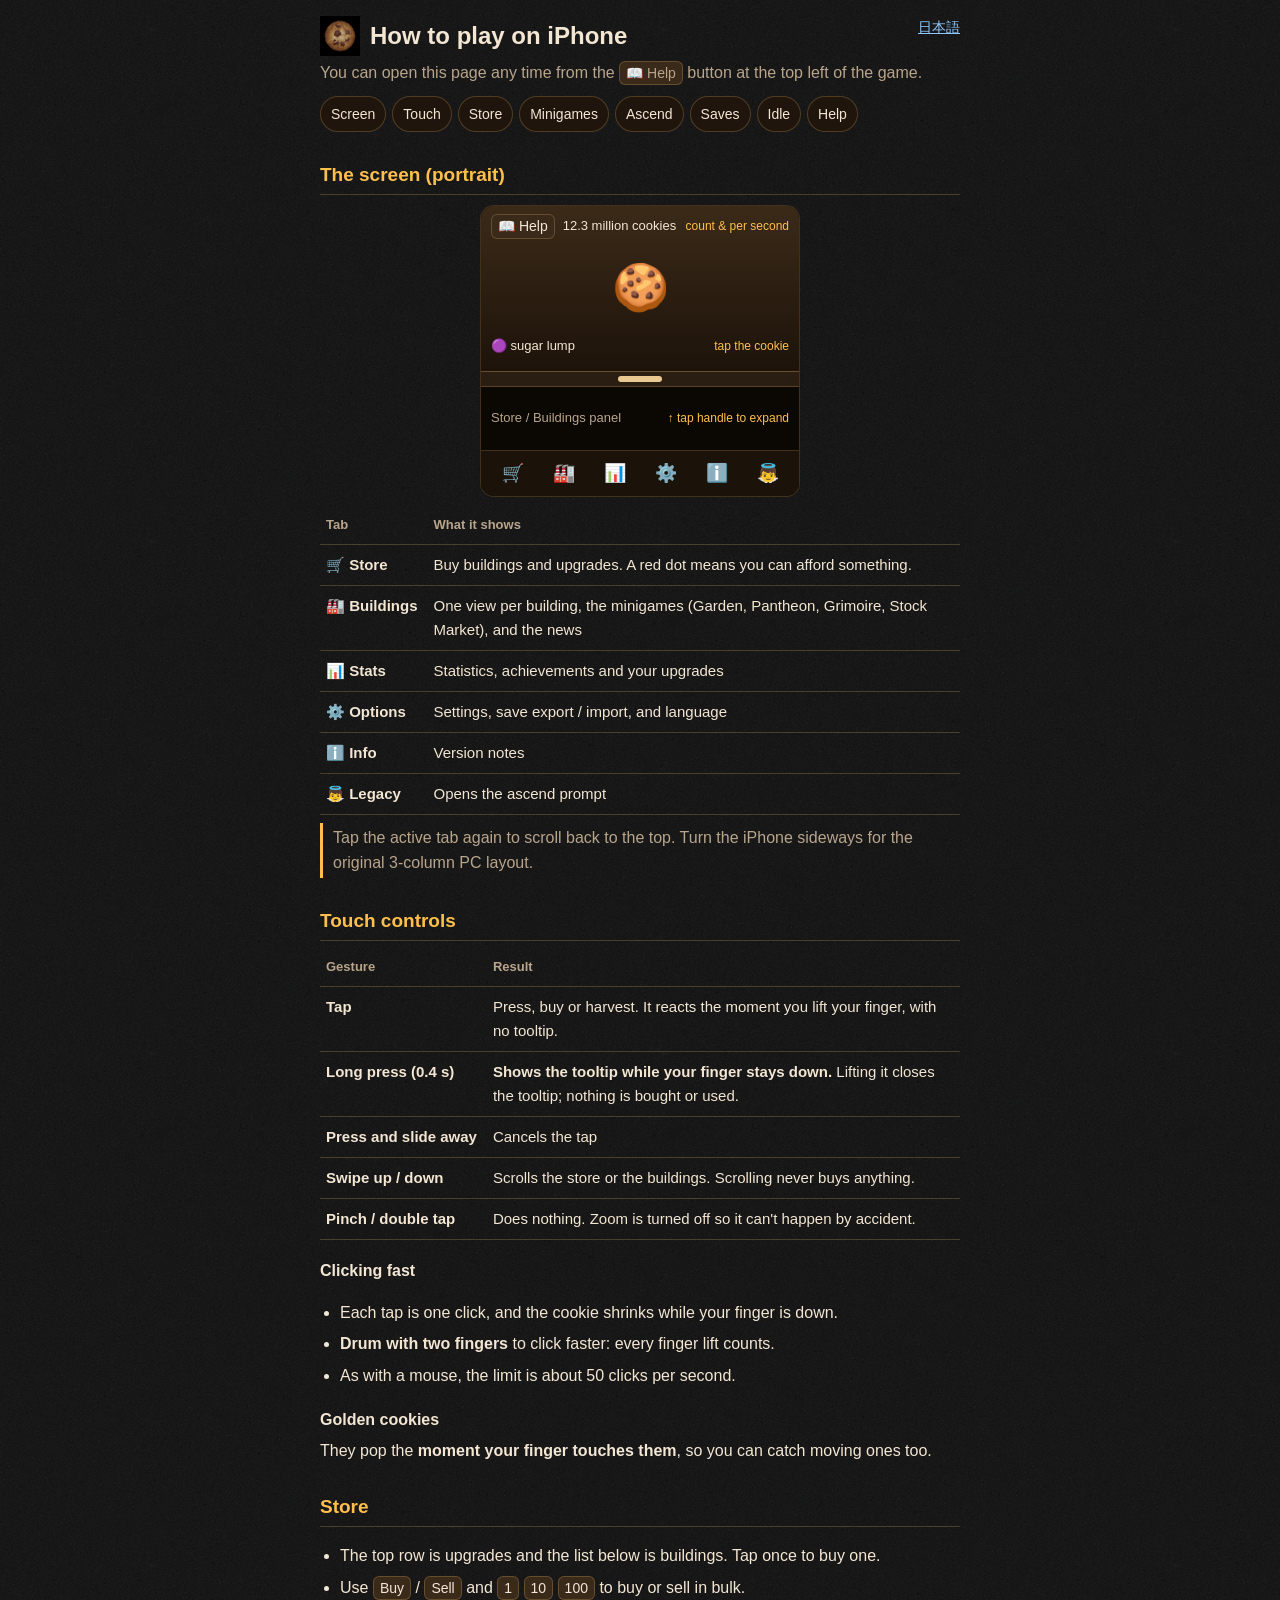
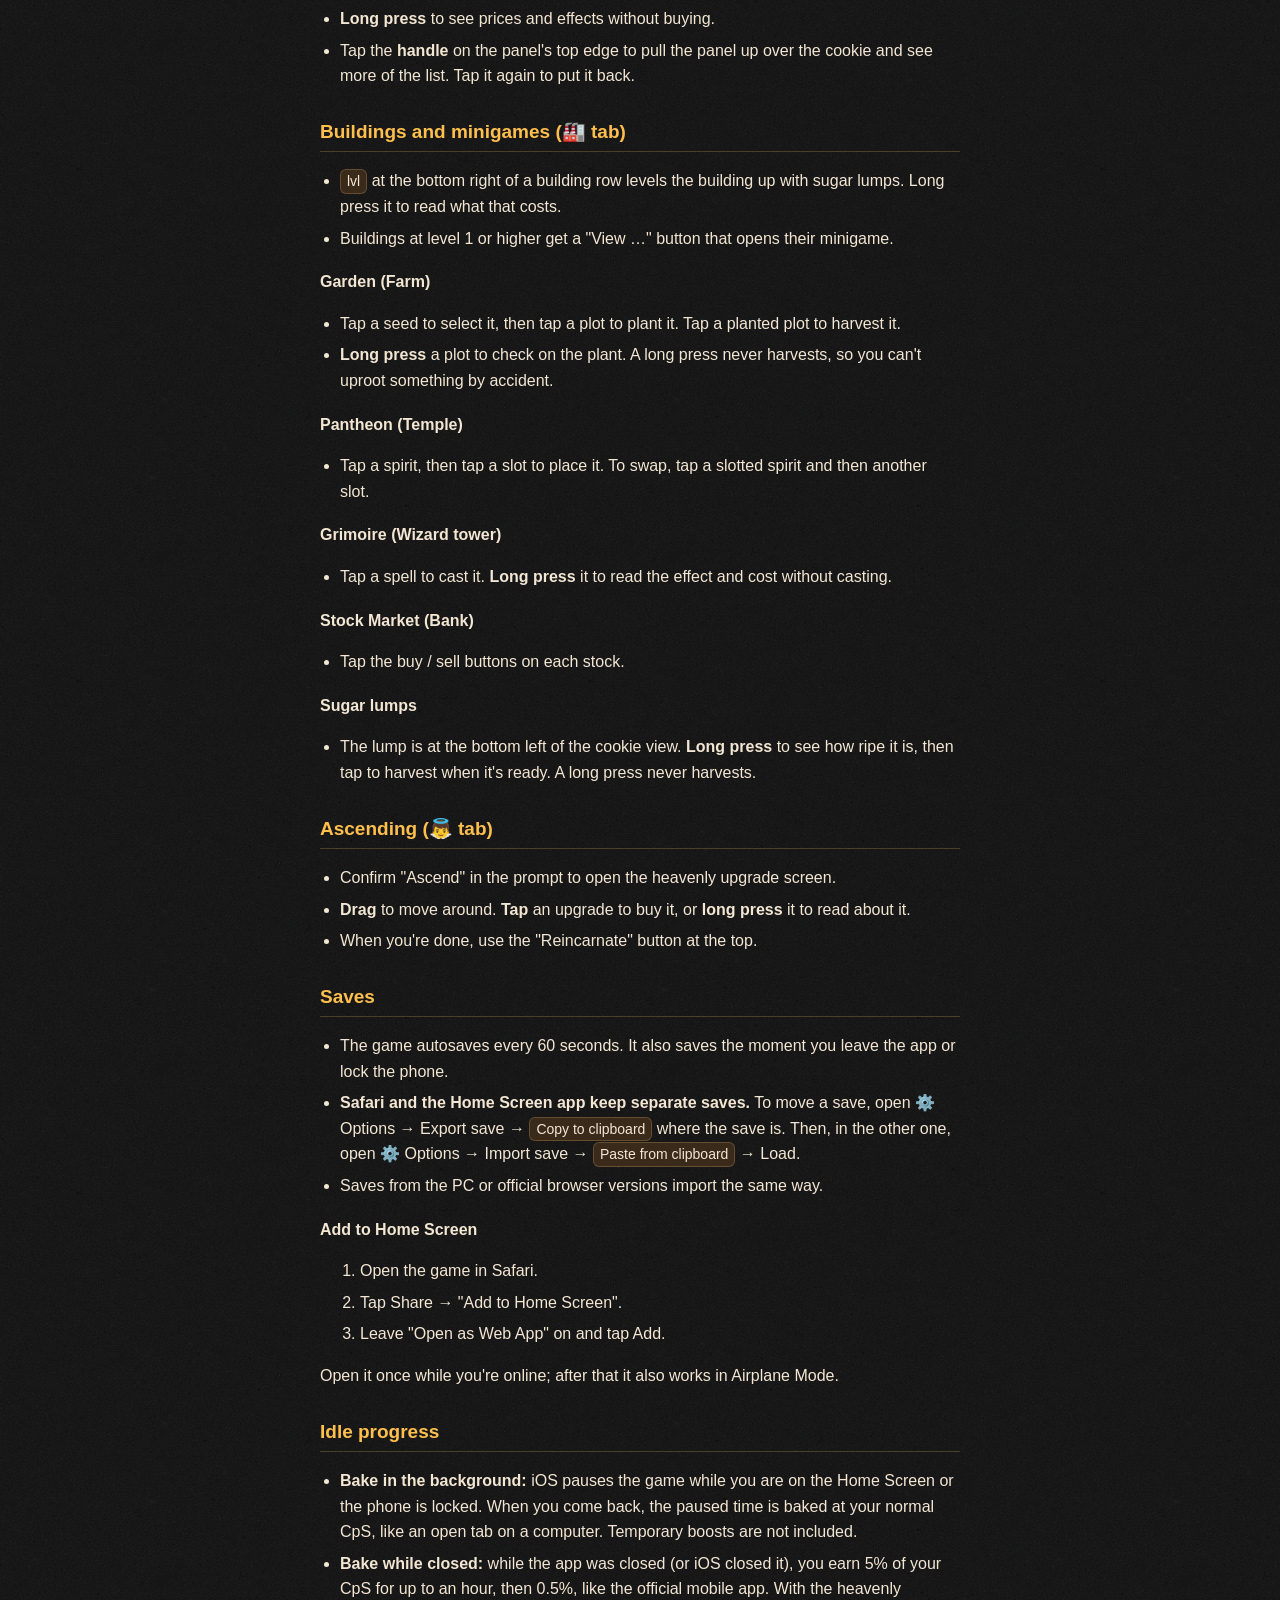
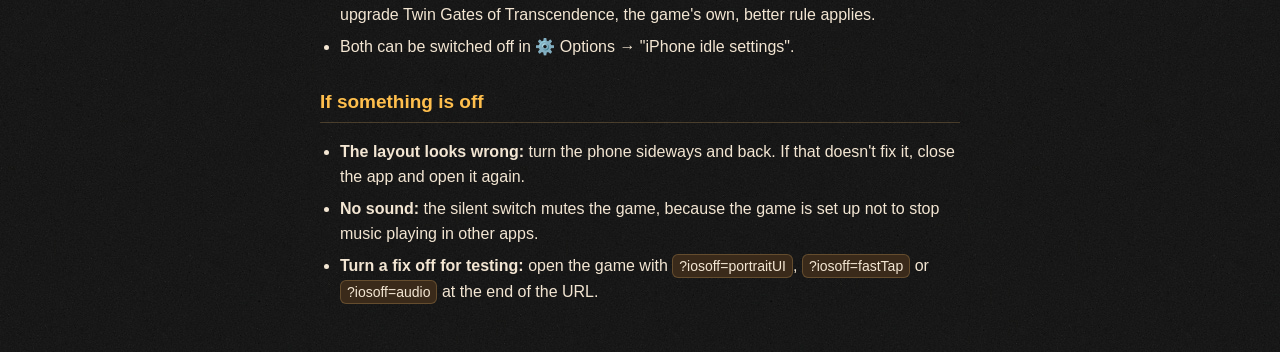
<file: help.html>
<!DOCTYPE html>
<html lang="ja">
<head>
<meta charset="UTF-8">
<meta name="robots" content="noindex, nofollow">
<meta name="viewport" content="width=device-width, initial-scale=1, viewport-fit=cover">
<meta name="theme-color" content="#000000">
<title>遊び方 – Cookie Clicker for iPhone</title>
<link rel="apple-touch-icon" href="img/ios/apple-touch-icon.png">
<style>
:root{--bg:#120b05;--panel:#1f150c;--line:rgba(255,200,120,0.22);--text:#f3e6d3;--muted:#b9a58c;--accent:#ffbf4d;--link:#8fc7ff;}
*{box-sizing:border-box;}
html{-webkit-text-size-adjust:100%;text-size-adjust:100%;}
body{margin:0;background:var(--bg) url(img/darkNoise.jpg);color:var(--text);font:16px/1.6 -apple-system,BlinkMacSystemFont,"Hiragino Sans","Hiragino Kaku Gothic ProN",sans-serif;
	padding:calc(env(safe-area-inset-top) + 8px) calc(env(safe-area-inset-right) + 16px) calc(env(safe-area-inset-bottom) + 32px) calc(env(safe-area-inset-left) + 16px);}
main{max-width:640px;margin:0 auto;}
h1{font-size:24px;margin:8px 0 4px;display:flex;align-items:center;gap:10px;}
h1 img{width:40px;height:40px;}
h2{font-size:19px;margin:28px 0 8px;padding-bottom:4px;border-bottom:1px solid var(--line);color:var(--accent);}
h3{font-size:16px;margin:18px 0 6px;}
p,li{margin:6px 0;}
ul{padding-left:20px;}
.lead{color:var(--muted);margin-top:0;}
.card{background:var(--panel);border:1px solid var(--line);border-radius:12px;padding:12px 14px;margin:10px 0;}
table{width:100%;border-collapse:collapse;margin:8px 0;font-size:15px;}
th,td{text-align:left;vertical-align:top;padding:8px 6px;border-bottom:1px solid var(--line);}
th{color:var(--muted);font-weight:600;font-size:13px;}
td:first-child{white-space:nowrap;font-weight:600;padding-right:10px;}
kbd{display:inline-block;background:#3a2a1a;border:1px solid var(--line);border-radius:6px;padding:0 6px;font:inherit;font-size:14px;}
.screen{font:13px/1.35 ui-monospace,Menlo,monospace;background:#0b0703;border:1px solid var(--line);border-radius:12px;padding:10px;white-space:pre;overflow-x:auto;color:#e9d8bf;}
.tip{border-left:3px solid var(--accent);padding:2px 0 2px 10px;color:var(--muted);}
a{color:var(--link);}
.mock{border:1px solid var(--line);border-radius:14px;overflow:hidden;background:#0b0703;max-width:320px;margin:10px auto;font-size:13px;}
.mock div{display:flex;align-items:center;gap:8px;padding:8px 10px;border-bottom:1px solid var(--line);}
.mock .m-cookie{flex-direction:column;align-items:stretch;background:linear-gradient(#3b2a18,#1d130a);padding:8px 10px 14px;}
.mock .m-cookie .row{display:flex;justify-content:space-between;align-items:center;border:0;padding:0;}
.mock .m-big{font-size:46px;text-align:center;border:0;justify-content:center;padding:4px 0;}
.mock .m-handle{justify-content:center;padding:4px;background:#2a1d12;}
.mock .m-handle span{width:44px;height:6px;border-radius:3px;background:#e9c891;display:block;}
.mock .m-panel{min-height:64px;color:var(--muted);}
.mock .m-tabs{justify-content:space-around;background:#1b120a;border-bottom:0;font-size:18px;}
.mock .note{color:var(--accent);font-size:12px;margin-left:auto;}

nav.toc{display:flex;flex-wrap:wrap;gap:6px;margin:10px 0 0;}
nav.toc a{display:inline-block;padding:6px 10px;border:1px solid var(--line);border-radius:999px;text-decoration:none;color:var(--text);font-size:14px;background:var(--panel);}
.lang{float:right;font-size:14px;}
[data-lang]{display:none;}
html[data-show="ja"] [data-lang="ja"],html[data-show="en"] [data-lang="en"]{display:block;}
html.embed body{padding-top:12px;}
</style>
<script>
(function(){
	var q=location.search,lang='';
	var m=/[?&]lang=(ja|en)\b/.exec(q);
	if (m) lang=m[1];
	if (!lang) {try {var g=localStorage.getItem('CookieClickerLang');if (g) lang=(g==='JA')?'ja':'en';} catch(e){}}
	if (!lang) lang=/^ja\b/i.test(navigator.language||'')?'ja':'en';
	document.documentElement.setAttribute('data-show',lang);
	document.documentElement.lang=lang;
	if (/[?&]embed=1\b/.test(q)) document.documentElement.classList.add('embed');
})();
</script>
</head>
<body>
<main>

<!-- ===================================================== 日本語 -->
<section data-lang="ja">
<a class="lang" href="?lang=en">English</a>
<h1><img src="img/ios/apple-touch-icon.png" alt="">遊び方（iPhone版）</h1>
<p class="lead">このページは、ゲーム内の左上にある <kbd>📖 遊び方</kbd> ボタンからいつでも開けます。</p>
<nav class="toc">
	<a href="#ja-screen">画面</a><a href="#ja-touch">タッチ操作</a><a href="#ja-store">ショップ</a><a href="#ja-mini">ミニゲーム</a><a href="#ja-ascend">昇天</a><a href="#ja-save">セーブ</a><a href="#ja-idle">放置</a><a href="#ja-trouble">困ったとき</a>
</nav>

<h2 id="ja-screen">画面の見方（縦向き）</h2>
<div class="mock" aria-label="画面の見取り図">
<div class="m-cookie"><div class="row"><kbd>📖 遊び方</kbd><span>12.3 million クッキー</span><span class="note">枚数・毎秒</span></div>
<div class="m-big">🍪</div>
<div class="row"><span>🟣 砂糖玉</span><span class="note">クッキーをタップ</span></div></div>
<div class="m-handle"><span></span></div>
<div class="m-panel">ショップ／建物のパネル<span class="note">↑つまみをタップで拡大</span></div>
<div class="m-tabs"><span>🛒</span><span>🏭</span><span>📊</span><span>⚙️</span><span>ℹ️</span><span>👼</span></div>
</div>
<table>
<tr><th>タブ</th><th>中身</th></tr>
<tr><td>🛒 ショップ</td><td>建物とアップグレードを買う。買えるものがあると赤い点が付きます</td></tr>
<tr><td>🏭 建物</td><td>建物ごとの画面、ミニゲーム（菜園・パンテオン・魔導書・株式市場）、ニュース</td></tr>
<tr><td>📊 記録</td><td>統計・実績・アップグレード一覧</td></tr>
<tr><td>⚙️ オプション</td><td>設定、セーブのエクスポート／インポート、言語</td></tr>
<tr><td>ℹ️ 情報</td><td>バージョン情報・更新履歴</td></tr>
<tr><td>👼 遺産</td><td>昇天（リセットして天国チップを得る）の確認画面を開く</td></tr>
</table>
<p class="tip">同じタブをもう一度押すと、パネルの一番上に戻ります。iPhoneを横向きにすると、PC版と同じ3列の画面になります。</p>

<h2 id="ja-touch">タッチ操作</h2>
<table>
<tr><th>操作</th><th>動作</th></tr>
<tr><td>タップ</td><td>押す・買う・収穫する。指を離した瞬間に反応し、説明は出ません</td></tr>
<tr><td>長押し（0.4秒）</td><td><b>押している間だけ説明（ツールチップ）を表示</b>。指を離すと消え、買ったり使ったりはしません</td></tr>
<tr><td>押したまま指をずらす</td><td>キャンセル（押し間違いに気づいたとき）</td></tr>
<tr><td>上下にスワイプ</td><td>ショップや建物の一覧をスクロール。スクロール中は何も買いません</td></tr>
<tr><td>ピンチ・ダブルタップ</td><td>何も起きません（誤ズーム防止のため無効にしています）</td></tr>
</table>
<h3>クッキーの連打</h3>
<ul>
<li>1回のタップが1クリックです。押している間はクッキーが少し縮みます。</li>
<li><b>2本指で交互に叩く</b>と速く押せます。指を離すたびに1回数えます。</li>
<li>上限は通常のクリックと同じく1秒に約50回です。</li>
</ul>
<h3>ゴールデンクッキー</h3>
<p>画面のどこかに出てきます。<b>指が触れた瞬間</b>に取れるので、動いているものも狙えます。</p>

<h2 id="ja-store">ショップ</h2>
<ul>
<li>上の段がアップグレード、下の段が建物です。タップで1回買います。</li>
<li><kbd>買う</kbd>／<kbd>売る</kbd> と <kbd>1</kbd> <kbd>10</kbd> <kbd>100</kbd> で、まとめ買い・売却を切り替えます。</li>
<li>値段や効果を見たいときは<b>長押し</b>してください。長押しでは買いません。</li>
<li>一覧を広く見たいときは、パネル上端の<b>つまみ</b>をタップします。クッキーの上に重なって、パネルが画面の上まで広がります。もう一度タップすると元に戻ります。</li>
</ul>

<h2 id="ja-mini">建物とミニゲーム（🏭 建物タブ）</h2>
<ul>
<li>建物の行の右下にある <kbd>lvl</kbd> で、砂糖玉を使ってレベルを上げます。長押しすると説明だけ表示します。</li>
<li>レベル1以上の建物には「○○を見る」ボタンが出て、そこからミニゲームを開けます。</li>
</ul>
<h3>菜園（農場）</h3>
<ul><li>種をタップして選び、区画をタップして植えます。植えてある区画をタップすると収穫します。</li><li><b>長押し</b>で育ち具合を確認できます。長押しでは収穫しないので、未熟な作物を誤って抜く心配はありません。</li></ul>
<h3>パンテオン（神殿）</h3>
<ul><li>神様をタップして選び、スロットをタップすると配置します。スロットにいる神様をタップしてから別のスロットをタップすると入れ替わります。</li></ul>
<h3>魔導書（魔法使いの塔）</h3>
<ul><li>呪文をタップで唱えます。<b>長押し</b>で効果とコストを確認できます（唱えません）。</li></ul>
<h3>株式市場（銀行）</h3>
<ul><li>各銘柄の買う／売るボタンをタップします。</li></ul>
<h3>砂糖玉</h3>
<ul><li>クッキー画面の左下にあります。<b>長押し</b>で熟し具合を確認し、熟していたらタップで収穫します。長押しでは収穫しません。</li></ul>

<h2 id="ja-ascend">昇天（👼 遺産タブ）</h2>
<ul>
<li>確認画面で「昇天」を選ぶと、天国のアップグレード画面に移ります。</li>
<li>画面は<b>ドラッグ</b>で動かせます。アップグレードは<b>タップ</b>で購入、<b>長押し</b>で説明だけ表示します。</li>
<li>終わったら画面上部の「転生」ボタンで戻ります。</li>
</ul>

<h2 id="ja-save">セーブ</h2>
<ul>
<li>60秒ごとの自動セーブに加えて、ホーム画面に戻ったり画面をロックしたりした瞬間にも保存します。</li>
<li><b>Safariとホーム画面アプリは保存場所が別</b>です。移すには、移す元で ⚙️ オプション → 「セーブをエクスポート」 → <kbd>Copy to clipboard</kbd>、移す先で ⚙️ オプション → 「セーブをインポート」 → <kbd>Paste from clipboard</kbd> → 「Load」の順に操作します。</li>
<li>PC版や公式ブラウザ版のセーブも、同じ手順で読み込めます。</li>
</ul>
<h3>ホーム画面に追加する</h3>
<ol><li>Safariでこのゲームを開く</li><li>共有ボタン →「ホーム画面に追加」</li><li>「Webアプリとして開く」がオンのまま追加</li></ol>
<p>一度ネットにつないで起動しておくと、次からは機内モードでも遊べます。</p>

<h2 id="ja-idle">放置について</h2>
<ul>
<li><b>バックグラウンド中も生産:</b> ホームに戻ったり画面をロックしている間、iPhoneはゲームを止めますが、戻ったときに止まっていた時間ぶんを毎秒の生産量で焼き上げます（PCでタブを開いたまま放置したのと同じ）。一時的なブーストは含みません。</li>
<li><b>閉じている間も生産:</b> アプリを閉じていた（またはiPhoneに終了された）間は、公式モバイル版と同じく毎秒の 5%（1時間まで、それ以降は 0.5%）を受け取れます。天国のアップグレード「超越の双門」以降を持っていれば、ゲーム本来のもっと良い計算が使われます。</li>
<li>どちらも ⚙️ オプション の「iPhone版の放置設定」でオン／オフできます。</li>
</ul>

<h2 id="ja-trouble">困ったとき</h2>
<ul>
<li><b>表示がずれた</b>：iPhoneを一度横にしてから縦に戻す。直らなければアプリを閉じて開き直す。</li>
<li><b>音が鳴らない</b>：消音スイッチがオンだと鳴りません（他のアプリの音楽を止めない設定のため）。</li>
<li><b>文字が小さい／大きすぎる</b>：縦向きは大きめの表示です。PC版の配置で遊びたいときは横向きにしてください。</li>
<li><b>機能を一時的に切る</b>（不具合の切り分け用）：URLの最後に <kbd>?iosoff=portraitUI</kbd>（縦画面UI）、<kbd>?iosoff=fastTap</kbd>（タップ処理）、<kbd>?iosoff=audio</kbd>（効果音）を付けて開きます。</li>
</ul>
</section>

<!-- ===================================================== English -->
<section data-lang="en">
<a class="lang" href="?lang=ja">日本語</a>
<h1><img src="img/ios/apple-touch-icon.png" alt="">How to play on iPhone</h1>
<p class="lead">You can open this page any time from the <kbd>📖 Help</kbd> button at the top left of the game.</p>
<nav class="toc">
	<a href="#en-screen">Screen</a><a href="#en-touch">Touch</a><a href="#en-store">Store</a><a href="#en-mini">Minigames</a><a href="#en-ascend">Ascend</a><a href="#en-save">Saves</a><a href="#en-idle">Idle</a><a href="#en-trouble">Help</a>
</nav>

<h2 id="en-screen">The screen (portrait)</h2>
<div class="mock" aria-label="Screen map">
<div class="m-cookie"><div class="row"><kbd>📖 Help</kbd><span>12.3 million cookies</span><span class="note">count &amp; per second</span></div>
<div class="m-big">🍪</div>
<div class="row"><span>🟣 sugar lump</span><span class="note">tap the cookie</span></div></div>
<div class="m-handle"><span></span></div>
<div class="m-panel">Store / Buildings panel<span class="note">↑ tap handle to expand</span></div>
<div class="m-tabs"><span>🛒</span><span>🏭</span><span>📊</span><span>⚙️</span><span>ℹ️</span><span>👼</span></div>
</div>
<table>
<tr><th>Tab</th><th>What it shows</th></tr>
<tr><td>🛒 Store</td><td>Buy buildings and upgrades. A red dot means you can afford something.</td></tr>
<tr><td>🏭 Buildings</td><td>One view per building, the minigames (Garden, Pantheon, Grimoire, Stock Market), and the news</td></tr>
<tr><td>📊 Stats</td><td>Statistics, achievements and your upgrades</td></tr>
<tr><td>⚙️ Options</td><td>Settings, save export / import, and language</td></tr>
<tr><td>ℹ️ Info</td><td>Version notes</td></tr>
<tr><td>👼 Legacy</td><td>Opens the ascend prompt</td></tr>
</table>
<p class="tip">Tap the active tab again to scroll back to the top. Turn the iPhone sideways for the original 3-column PC layout.</p>

<h2 id="en-touch">Touch controls</h2>
<table>
<tr><th>Gesture</th><th>Result</th></tr>
<tr><td>Tap</td><td>Press, buy or harvest. It reacts the moment you lift your finger, with no tooltip.</td></tr>
<tr><td>Long press (0.4 s)</td><td><b>Shows the tooltip while your finger stays down.</b> Lifting it closes the tooltip; nothing is bought or used.</td></tr>
<tr><td>Press and slide away</td><td>Cancels the tap</td></tr>
<tr><td>Swipe up / down</td><td>Scrolls the store or the buildings. Scrolling never buys anything.</td></tr>
<tr><td>Pinch / double tap</td><td>Does nothing. Zoom is turned off so it can't happen by accident.</td></tr>
</table>
<h3>Clicking fast</h3>
<ul><li>Each tap is one click, and the cookie shrinks while your finger is down.</li><li><b>Drum with two fingers</b> to click faster: every finger lift counts.</li><li>As with a mouse, the limit is about 50 clicks per second.</li></ul>
<h3>Golden cookies</h3>
<p>They pop the <b>moment your finger touches them</b>, so you can catch moving ones too.</p>

<h2 id="en-store">Store</h2>
<ul>
<li>The top row is upgrades and the list below is buildings. Tap once to buy one.</li>
<li>Use <kbd>Buy</kbd> / <kbd>Sell</kbd> and <kbd>1</kbd> <kbd>10</kbd> <kbd>100</kbd> to buy or sell in bulk.</li>
<li><b>Long press</b> to see prices and effects without buying.</li>
<li>Tap the <b>handle</b> on the panel's top edge to pull the panel up over the cookie and see more of the list. Tap it again to put it back.</li>
</ul>

<h2 id="en-mini">Buildings and minigames (🏭 tab)</h2>
<ul><li><kbd>lvl</kbd> at the bottom right of a building row levels the building up with sugar lumps. Long press it to read what that costs.</li><li>Buildings at level 1 or higher get a "View …" button that opens their minigame.</li></ul>
<h3>Garden (Farm)</h3><ul><li>Tap a seed to select it, then tap a plot to plant it. Tap a planted plot to harvest it.</li><li><b>Long press</b> a plot to check on the plant. A long press never harvests, so you can't uproot something by accident.</li></ul>
<h3>Pantheon (Temple)</h3><ul><li>Tap a spirit, then tap a slot to place it. To swap, tap a slotted spirit and then another slot.</li></ul>
<h3>Grimoire (Wizard tower)</h3><ul><li>Tap a spell to cast it. <b>Long press</b> it to read the effect and cost without casting.</li></ul>
<h3>Stock Market (Bank)</h3><ul><li>Tap the buy / sell buttons on each stock.</li></ul>
<h3>Sugar lumps</h3><ul><li>The lump is at the bottom left of the cookie view. <b>Long press</b> to see how ripe it is, then tap to harvest when it's ready. A long press never harvests.</li></ul>

<h2 id="en-ascend">Ascending (👼 tab)</h2>
<ul><li>Confirm "Ascend" in the prompt to open the heavenly upgrade screen.</li><li><b>Drag</b> to move around. <b>Tap</b> an upgrade to buy it, or <b>long press</b> it to read about it.</li><li>When you're done, use the "Reincarnate" button at the top.</li></ul>

<h2 id="en-save">Saves</h2>
<ul>
<li>The game autosaves every 60 seconds. It also saves the moment you leave the app or lock the phone.</li>
<li><b>Safari and the Home Screen app keep separate saves.</b> To move a save, open ⚙️ Options → Export save → <kbd>Copy to clipboard</kbd> where the save is. Then, in the other one, open ⚙️ Options → Import save → <kbd>Paste from clipboard</kbd> → Load.</li>
<li>Saves from the PC or official browser versions import the same way.</li>
</ul>
<h3>Add to Home Screen</h3>
<ol><li>Open the game in Safari.</li><li>Tap Share → "Add to Home Screen".</li><li>Leave "Open as Web App" on and tap Add.</li></ol>
<p>Open it once while you're online; after that it also works in Airplane Mode.</p>

<h2 id="en-idle">Idle progress</h2>
<ul>
<li><b>Bake in the background:</b> iOS pauses the game while you are on the Home Screen or the phone is locked. When you come back, the paused time is baked at your normal CpS, like an open tab on a computer. Temporary boosts are not included.</li>
<li><b>Bake while closed:</b> while the app was closed (or iOS closed it), you earn 5% of your CpS for up to an hour, then 0.5%, like the official mobile app. With the heavenly upgrade Twin Gates of Transcendence, the game's own, better rule applies.</li>
<li>Both can be switched off in ⚙️ Options → "iPhone idle settings".</li>
</ul>

<h2 id="en-trouble">If something is off</h2>
<ul>
<li><b>The layout looks wrong:</b> turn the phone sideways and back. If that doesn't fix it, close the app and open it again.</li>
<li><b>No sound:</b> the silent switch mutes the game, because the game is set up not to stop music playing in other apps.</li>
<li><b>Turn a fix off for testing:</b> open the game with <kbd>?iosoff=portraitUI</kbd>, <kbd>?iosoff=fastTap</kbd> or <kbd>?iosoff=audio</kbd> at the end of the URL.</li>
</ul>
</section>

</main>
</body>
</html>
</file>
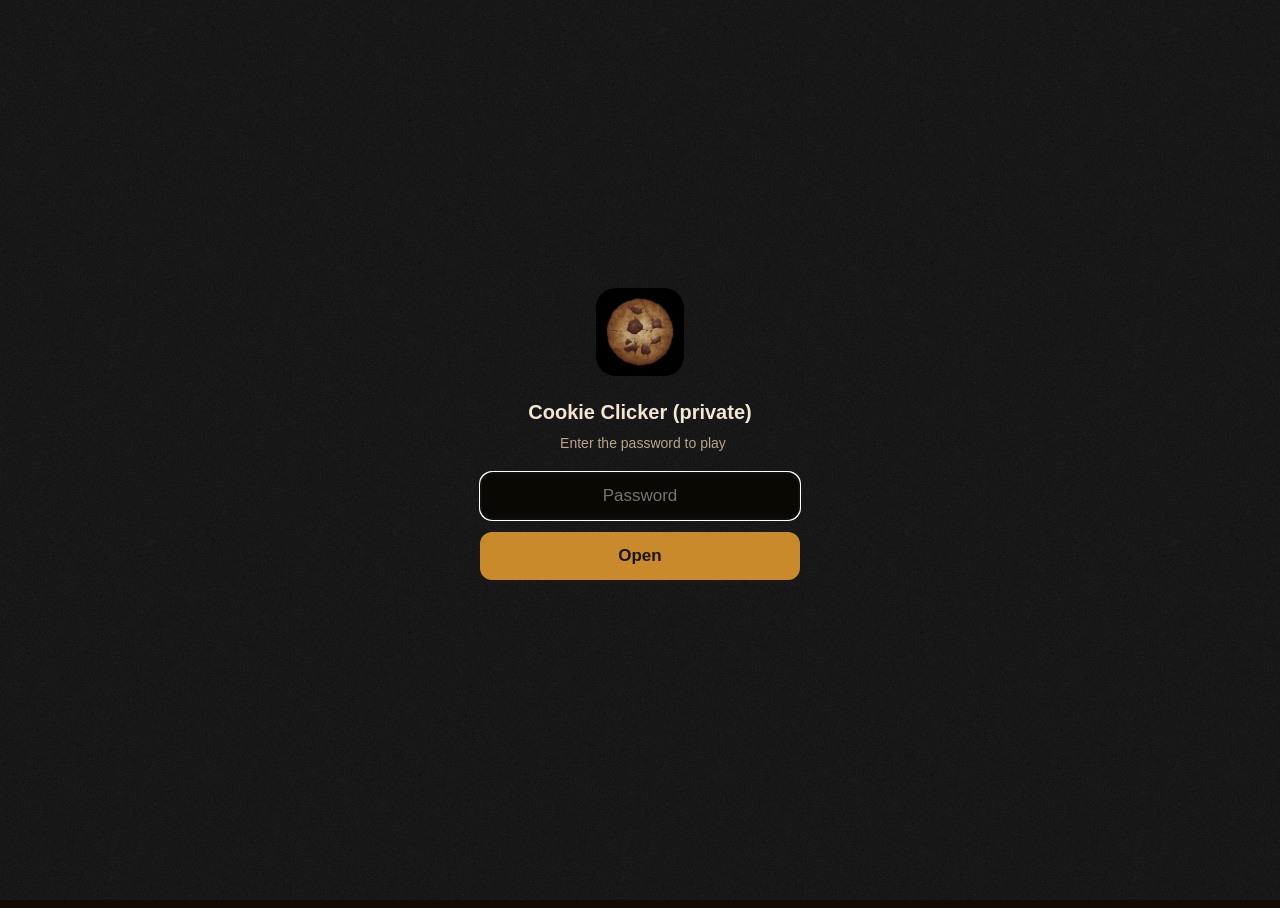
<file: mobile.html>
﻿<!DOCTYPE html>
<html>
<head>

<meta charset="UTF-8">
<meta name="robots" content="noindex, nofollow">
<script src="gate.js?v=2"></script>
<script>
	var VERSION=2.058;
	var BETA=0;
	var SAVESUFFIX='';
	var App=typeof App==='undefined'?0:App;
	var PRESETMODS=[];
	var LOCAL=(App || !window.location.hostname || window.location.hostname==='localhost' || window.location.hostname==='127.0.0.1');
</script>

<!-- external -->
<script type="text/javascript">
	// if (!LOCAL)
	// {
	// 	window.cookieconsent_options={"message":"Unsurprisingly, this website uses cookies for ads and traffic analysis.","dismiss":"Got it!","learnMore":"Learn more","link":"//orteil.dashnet.org/cookieconsentpolicy.html","target":"_blank","theme":"//orteil.dashnet.org/cookieconsent.css","domain":"dashnet.org"};
		
	// 	var script=document.createElement('script');
	// 	script.src='//cdnjs.cloudflare.com/ajax/libs/cookieconsent2/1.0.9/cookieconsent.min.js';
	// 	document.head.appendChild(script);
	// }
</script>

<!--<link href="https://fonts.googleapis.com/css?family=Kavoon&subset=latin,latin-ext" rel="stylesheet" type="text/css">-->
<style type="text/css">@font-face {font-family:Merriweather;font-style:normal;font-weight:900;src:url(fonts/a.woff2);unicode-range:U+0301,U+0400-045F,U+0490-0491,U+04B0-04B1,U+2116;font-display:swap;}@font-face {font-family:Merriweather;font-style:normal;font-weight:900;src:url(fonts/b.woff2);unicode-range:U+0460-052F,U+1C80-1C88,U+20B4,U+2DE0-2DFF,U+A640-A69F,U+FE2E-FE2F;font-display:swap;}@font-face {font-family:Merriweather;font-style:normal;font-weight:900;src:url(fonts/c.woff2);unicode-range:U+0102-0103,U+0110-0111,U+0128-0129,U+0168-0169,U+01A0-01A1,U+01AF-01B0,U+0300-0301,U+0303-0304,U+0308-0309,U+0323,U+0329,U+1EA0-1EF9,U+20AB;font-display:swap;}@font-face {font-family:Merriweather;font-style:normal;font-weight:900;src:url(fonts/d.woff2);unicode-range:U+0000-00FF,U+0131,U+0152-0153,U+02BB-02BC,U+02C6,U+02DA,U+02DC,U+0304,U+0308,U+0329,U+2000-206F,U+2074,U+20AC,U+2122,U+2191,U+2193,U+2212,U+2215,U+FEFF,U+FFFD;font-display:swap;}@font-face {font-family:Merriweather;font-style:normal;font-weight:900;src:url(fonts/e.woff2);unicode-range:U+0100-02AF,U+0304,U+0308,U+0329,U+1E00-1E9F,U+1EF2-1EFF,U+2020,U+20A0-20AB,U+20AD-20CF,U+2113,U+2C60-2C7F,U+A720-A7FF;font-display:swap;}</style>

	<!-- <script>
	if (!LOCAL)
	{
		!function(f,b,e,v,n,t,s){if(f.fbq)return;n=f.fbq=function(){n.callMethod?
		n.callMethod.apply(n,arguments):n.queue.push(arguments)};if(!f._fbq)f._fbq=n;
		n.push=n;n.loaded=!0;n.version='2.0';n.queue=[];t=b.createElement(e);t.async=!0;
		t.src=v;s=b.getElementsByTagName(e)[0];s.parentNode.insertBefore(t,s)}(window,
		document,'script','https://connect.facebook.net/en_US/fbevents.js');
		fbq('init', '357399801355203');
		fbq('track', 'PageView');
	}
	</script> -->
	<!-- <noscript><img height="1" width="1" style="display:none"
	src="https://www.facebook.com/tr?id=357399801355203&ev=PageView&noscript=1"></noscript> -->
<!-- end code -->
<!-- /external -->

<title>Cookie Clicker</title>
<!--
Code and graphics copyright Orteil, 2013-2026
Feel free to alter this code to your liking, but please do not re-host it, do not profit from it and do not present it as your own.
-->

<meta name="viewport" content="width=900, initial-scale=1">
<link rel="shortcut icon" href="img/favicon.ico" />
<script src="base64.js"></script>

<!-- <link href="style.css?v=10c" rel="stylesheet" type="text/css"> -->
<style>/* reset CSS */
/*html, body, div, span, applet, object, iframe,
h1, h2, h3, h4, h5, h6, p, blockquote, pre,
a, abbr, acronym, address, big, cite, code,
del, dfn, em, img, ins, kbd, q, s, samp,
small, strike, strong, sub, sup, tt, var,
b, u, i, center,
dl, dt, dd, ol, ul, li,
fieldset, form, label, legend,
table, caption, tbody, tfoot, thead, tr, th, td,
article, aside, canvas, details, embed, 
figure, figcaption, footer, header, hgroup, 
menu, nav, output, ruby, section, summary,
time, mark, audio, video {
	margin: 0;
	padding: 0;
	border: 0;
	font-size: 100%;
	font: inherit;
	vertical-align: baseline;
}
article, aside, details, figcaption, figure, 
footer, header, hgroup, menu, nav, section {
	display: block;
}*/
div,span,h1,h2,h3,h4,h5,h6,p{margin:0;padding:0;}
body {
	line-height: 1;
}
ol, ul {
	list-style: none;
}
blockquote, q {
	quotes: none;
}
blockquote:before, blockquote:after,
q:before, q:after {
	content: '';
	content: none;
}
table {
	border-collapse: collapse;
	border-spacing: 0;
}
button {outline:none;border:none;}
button:focus {outline:1px solid rgba(255,200,100,0.5);outline-offset:-1px;}


/*=====================================================================================
BASE
=======================================================================================*/
html,body
{
	width:100%;
	height:100%;
}

body
{
	-webkit-touch-callout: none;
	-webkit-user-select: none;
	-khtml-user-select: none;
	-moz-user-select: -moz-none;
	-moz-user-select: none;
	-ms-user-select: none;
	user-select: none;
	touch-action: manipulation;
	
	color:#fff;
	background:#000 url(img/darkNoise.jpg);
	font-family:Tahoma,Arial,sans-serif;
	font-size:13px;
	
	overflow:hidden;
}
.selectable
{
	-webkit-touch-callout: text;
	-webkit-user-select: text;
	-khtml-user-select: text;
	-moz-user-select: text;
	-ms-user-select: text;
	user-select: text;
}

#wrapper
{
	width:100%;
	height:100%;
	position:absolute;
	left:0px;
	top:0px;
	right:0px;
	bottom:0px;
	/*min-width:1280px;*/
	transform-origin:0 0;
}

small
{
	font-size:80%;
}

a,a:visited
{
	text-decoration:underline;
	cursor:pointer;
	color:#ccc;
}
a:hover
{
	text-shadow:0px 0px 3px #fff;
	color:#fff;
}
a:active
{
	opacity:0.8;
	background:transparent;
}

.inset
{
	/*box-shadow:0px 0px 12px #000 inset;*/
}

.titleFont,.title,.section,.lockedTitle,.smallFancyButton
{
	font-family: 'Merriweather', Georgia,serif;
}
.title,.section,.lockedTitle
{
	font-size:28px;
	text-shadow:0px 1px 4px #000;
	color:#fff;
}

/*=====================================================================================
SECTIONS
=======================================================================================*/
.section
{
	font-variant:small-caps;
	text-align:center;
	padding:0px 16px;
	background:linear-gradient(to right,rgba(0,0,0,0),rgba(0,0,0,0),rgba(0,0,0,0.5),rgba(0,0,0,0),rgba(0,0,0,0));
	margin:12px 0px;
	text-shadow:0px -2px 6px rgba(255,255,200,0.6),0px 1px 0px rgba(100,100,100,1),0px 2px 4px rgba(0,0,0,1);
}
.section:after
{
	content:'';
	display:block;
	background:linear-gradient(to right,rgba(255,255,255,0),rgba(255,255,255,0),rgba(255,255,255,0.25),rgba(255,255,255,0),rgba(255,255,255,0));
	height:1px;
	margin:6px 0px;
}
.section:before
{
	content:'';
	display:block;
	background:linear-gradient(to right,rgba(255,255,255,0),rgba(255,255,255,0),rgba(255,255,255,0.25),rgba(255,255,255,0),rgba(255,255,255,0));
	height:1px;
	margin:6px 0px;
}
.subsection
{
	padding:8px 0px;
	font-size:14px;
}
.subsection div.title
{
	font-size:22px;
	padding-left:16px;
	margin-bottom:8px;
	background:linear-gradient(to right,rgba(0,0,0,0.5),rgba(0,0,0,0),rgba(0,0,0,0),rgba(0,0,0,0));
}
.subsection div.title:after
{
	content:'';
	display:block;
	background:linear-gradient(to right,rgba(255,255,255,0.25),rgba(255,255,255,0));
	height:1px;
	width:50%;
	margin:6px 0px;
	margin-left:-16px;
}
.subsection div.title:before
{
	content:'';
	display:block;
	background:linear-gradient(to right,rgba(255,255,255,0.25),rgba(255,255,255,0));
	height:1px;
	width:50%;
	margin:6px 0px;
	margin-left:-16px;
}
.update
{
	-webkit-touch-callout: auto;
	-webkit-user-select: auto;
	-khtml-user-select: auto;
	-moz-user-select: auto;
	-moz-user-select: auto;
	-ms-user-select: auto;
	user-select: auto;
}
.update .title
{
	color:#69c;
}
.update.small .title
{
	font-size:16px;
	opacity:0.8;
	color:#fff;
}
.listing
{
	padding:3px 16px;
	font-size:13px;
}
.listing b
{
	font-weight:bold;
	opacity:0.6;
}
.listing small
{
	font-size:11px;
	opacity:0.9;
}
.listing label
{
	/*
	font-size:12px;
	border-bottom:1px solid rgba(255,255,255,0.25);
	border-right:1px solid rgba(255,255,255,0.25);
	opacity:0.5;
	padding-left:16px;
	padding-bottom:2px;
	padding-right:4px;
	position:relative;
	left:-4px;
	top:-2px;
	background:linear-gradient(to right,rgba(0,0,0,0),rgba(0,0,0,0),rgba(0,0,0,0.5));
	*/
	font-size:11px;
	color:rgba(255,255,255,0.5);
	border-bottom:1px dashed rgba(255,255,255,0.25);
	padding:2px 8px;
}

.hidden
{
	visibility:hidden;
}
.toggledOff
{
	opacity:0;
	display:none;
}
.listing:hover .hidden
{
	visibility:visible;
}

.optionBox
{
	text-align:center;
	clear:both;
	margin-bottom:-12px;
	overflow:hidden;
}
.optionBox .option
{
}
.optionBox .option.focused
{
	text-decoration:underline;
}
a.option.big
{
	font-size:30px;
	margin:auto;
	padding:8px 16px;
	width:80%;
}
a.option.framed.large small,.particle small {font-size:65%;}
a.option.framed.large
{
	font-size:20px;
	margin:4px auto;
	padding:6px 12px;
	background:#058;
	box-shadow:0px 0px 1px 2px rgba(0,0,0,0.5),0px 2px 4px rgba(0,0,0,0.25),0px 1px 1px 1px rgba(0,0,0,0.5) inset,0px 0px 12px 2px #0cf inset;
	text-shadow:0px 1px 2px #000;
}
a.option.framed.large:hover
{
	background:#0cf;
	box-shadow:0px 0px 1px 2px rgba(0,0,0,0.5),0px 2px 4px rgba(0,0,0,0.25),0px 1px 1px 1px rgba(0,0,0,0.5) inset,0px 0px 12px 2px #8ef inset;
	text-shadow:0px 1px 2px #000;
	color:#fff;
}
a.option.framed.large.red
{
	background:#c30;
	box-shadow:0px 0px 1px 2px rgba(0,0,0,0.5),0px 2px 4px rgba(0,0,0,0.25),0px 1px 1px 1px rgba(0,0,0,0.5) inset,0px 0px 12px 2px #f64 inset;
}
a.option.framed.large.red:hover
{
	background:#f64;
	box-shadow:0px 0px 1px 2px rgba(0,0,0,0.5),0px 2px 4px rgba(0,0,0,0.25),0px 1px 1px 1px rgba(0,0,0,0.5) inset,0px 0px 12px 2px #fc7 inset;
}
a.option,.info a,a.smallFancyButton
{
	display:inline-block;
	border:1px solid #ccc;
	background:#000;
	margin:2px 4px 2px 0px;
	color:#ccc;
	font-size:12px;
	padding:4px 8px;
	text-decoration:none;
}
a.option.off {opacity:0.5;}
a.option.disabled {pointer-events:none;filter:grayscale(100%);opacity:0.5;}
a.option:hover,.info a:hover,a.smallFancyButton:hover
{
	border-color:#fff;
	color:#fff;
	text-shadow:none;
}
a.option:active,.info a:active,a.smallFancyButton:active
{
	background-color:#333;
}
.warning,a.option.warning
{
	color:#c00;
	border-color:#c00;
}
a.option.warning:hover
{
	border-color:#f33;
	color:#f33;
}
a.option.warning:active
{
	background-color:#300;
}

.neato,a.option.neato
{
	color:#096;
	border-color:#096;
}
a.option.neato:hover
{
	border-color:#3c9;
	color:#3c9;
}
a.option.neato:active
{
	background-color:#032;
}
.info a
{
	border-color:#666;
	background:#eee;
	color:#666;
	padding:2px 6px;
}
.info a:hover
{
	border-color:#000;
	background-color:#fff;
	color:#000;
}
.info a:active
{
	background-color:#999;
}



#backgroundLayers, #backgroundLayers div
{
	width:100%;
	height:100%;
	position:absolute;
	left:0px;
	top:0px;
}

#backgroundCanvas,#backgroundLeftCanvas
{
	position:absolute;
	left:0px;
	top:0px;
}

.offWeb .supportComment,.offWeb .adBanner,.offWeb #support,.offWeb #smallSupport,.offWeb .ad{display:none;}

.offWeb #topBar{display:none;}
.onWeb #topBar{visibility:visible;}

.showCompressed{display:none;}
#topBar.compressed .showCompressed{display:initial;}
#topBar.compressed .hideCompressed{display:none;}

#topBar
{
	visibility:hidden;
	position:absolute;
	left:0px;
	top:0px;
	width:100%;
	height:32px;
	background:url(img/darkNoiseTopBar.jpg) repeat-x bottom;
	color:#ccc;
}
#topBar>div
{
	display:inline-block;
	float:left;
	/*border-right:1px solid #000;
	border-bottom:3px solid transparent;*/
	box-shadow:0px 0px 3px 1px rgba(255,255,255,0.2) inset;
	padding:7px 8px 9px 8px;
}
#topBar a
{color:#fff;}
#topBar a.blueLink
{color:#06c;}
#topBar a.blueLink:hover
{color:#28f;text-shadow:0px 0px 3px #06c;}
#topBar a.lightblueLink
{color:#6ad3ff;}
#topBar a.lightblueLink:hover
{color:#74fffd;text-shadow:0px 0px 3px #6ad3ff;}
a.orangeLink,#topBar a.orangeLink
{color:#f65f4d;}
a.orangeLink:hover,#topBar a.orangeLink:hover
{color:#ff9580;text-shadow:0px 0px 3px #f65f4d;}

#topBar
{
	color:rgba(255,255,255,0.3);
	font-family:"Trebuchet MS";
	font-weight:bold;
	font-size:15px;
	text-shadow:0px 1px 2px #000;
	letter-spacing:-0.35px;
}
#topBar>div
{
	box-shadow:none;
	position:relative;
	z-index:1;
	padding:7px 6px 10px 6px;
	margin-right:1px;
}
#topBar>div:after
{
	content:'';width:13px;height:32px;
	position:absolute;right:-7px;top:0px;
	background:url(img/topbarDiv.png);
	border:none;
	z-index:-1;
	pointer-events:none;
}
#topBar img
{
	position:absolute;left:0px;top:0px;
}
#topBar a,#topBar .hoverheader
{
	/*
	display:inline-block;
	border-radius:2px;padding:5px 2px;
	margin-left:-1px;margin-right:-1px;margin-top:-4px;
	color:#222;
	background:rgba(255,255,255,0.75);
	box-shadow:0px -1px 0px #fff;
	text-shadow:0px 1px 0px #fff;
	opacity:0.3;
	text-decoration:none;
	font-weight:bold;*/
	color:#fff;
	opacity:0.6;
	text-decoration:none;
	transition:opacity 0.1s,text-shadow 0.2s;
}
#topBar a:hover,#topBar .hoverer:hover>.hoverheader{opacity:1;text-shadow:0px 0px 6px currentColor !important;}

.hoverer
{
	position:relative;
	z-index:10000000;
	cursor:pointer;
}
.hoverable
{
	text-align:left;
	opacity:0;
	transition:max-height 0.25s ease-out,opacity 0.25s ease-out;
	position:absolute;
	left:0px;
	top:32px;
	width:100%;
	max-height:0px;
	overflow:hidden;
	box-shadow:0px 0px 0px 1px #000,0px 2px 4px 2px rgba(0,0,0,0.5),0px 0px 0px 1px rgba(0,0,0,0.5);
	background:url(img/darkNoise.jpg);
	border-radius:0px 0px 8px 8px;
}
.hoverer:hover>.hoverheader
{
	color:rgba(255,255,255,0.5);
}
.hoverer:hover>.hoverable
{
	opacity:1;
	max-height:400px;
}
.hoverable>div
{
	box-shadow:1px 1px 0px rgba(255,255,255,0.1) inset,-1px -1px 0px rgba(0,0,0,0.1) inset;
}
.hoverable>div:nth-child(odd)
{
	background:rgba(255,255,255,0.05);
}
.hoverable a
{
	display:inline-block;
	width:100%;
	padding:5px 8px;
}
.hoverable a:hover
{
	text-shadow:none;
	background:rgba(255,255,255,0.2);
}


#offGameMessageWrap
{
	display:table;
	position:absolute;
	top:0;
	left:0;
	height:100%;
	width:100%;
	background:#111 url(img/darkNoise.jpg);
	background:url(img/shadedBorders.png) left top/100% 100%,#111 url(img/darkNoise.jpg);
	text-align:center;
	z-index:1000000000;
	line-height:150%;
	font-size:20px;
}
#offGameMessage
{
	display:table-cell;
	vertical-align:middle;
	position:relative;
}
#loader
{
	position:relative;
	padding:32px;
	padding-top:110px;
	animation-name:appear;
	animation-iteration-count:1;
	animation-timing-function:ease-out;
	animation-duration:0.5s;
}
@keyframes appear
{
	from {opacity:0;top:20px;}
	to {opacity:1;top:0px;}
}
#loading
{
	text-shadow:0px 0px 3px rgba(255,255,255,0.5),0px 0px 20px #39f;
	animation-name:blink;
	animation-iteration-count:infinite;
	animation-timing-function:ease-in-out;
	animation-duration:0.75s;
}
.blinking{animation-name:blink;
	animation-iteration-count:infinite;
	animation-timing-function:ease-in-out;
	animation-duration:0.75s;}
@keyframes blink
{
	0% {opacity:0.5;}
	50% {opacity:1;}
	100% {opacity:0.5;}
}
#ifIE9{display:none;}
#failedToLoad
{
	text-shadow:0px 0px 3px rgba(255,255,255,0.5),0px 0px 20px #f33;
	animation-name:appearLater;
	animation-iteration-count:1;
	animation-timing-function:ease-out;
	animation-duration:15s;
}
@keyframes appearLater
{
	0% {opacity:0;}
	95% {opacity:0;}
	100% {opacity:1;}
}
.spinnyBig,.spinnySmall
{
	display:block;
	width:100px;
	height:100px;
	position:absolute;
	left:50%;
	top:0px;
	margin-left:-50px;
	animation-name:loadSpin;
	animation-iteration-count:infinite;
	animation-timing-function:ease-in-out;
}
.spinnyBig
{
	background:url(img/spinnyBig.png);
	animation-duration:5s;
}
.spinnySmall
{
	background:url(img/spinnySmall.png);
	animation-duration:9s;
}
@keyframes loadSpin
{
	0% {transform:rotate(0deg);}
	100% {transform:rotate(360deg);}
}

.langSelectButton
{
	background:rgba(50,50,50,0.25);
	text-shadow:0px 1px 2px #000;
	box-shadow:0px 1px 0px rgba(255,255,255,0.5) inset, 0px 1px 4px rgba(128,255,255,0.2) inset,0px 2px 2px rgba(0,0,0,1);
	padding:1px 6px;
	margin:2px auto;
	width:200px;
	font-size:14px;
	text-decoration:underline;
	color:rgba(255,255,255,0.8);
	transition:color 0.2s,box-shadow 0.2s;
	cursor:pointer;
	z-index:1;
	position:relative;
	border-radius:3px;
}
.langSelectButton:hover,.langSelectButton.selected
{
	background:rgba(50,50,50,0.5);
	box-shadow:0px 0px 0px 1px rgba(255,255,255,1) inset, 0px 1px 4px 2px rgba(128,255,255,0.6) inset,0px 4px 2px 2px rgba(0,0,0,1);
	z-index:10;
	color:rgba(255,255,255,1);
}
.langSelectButton:hover:before
{
	content:'';
	width:22px;
	height:22px;
	position:absolute;
	left:0px;
	top:0px;
	background:url(img/tinyglobe.gif);
	pointer-events:none;
	display:block;
	transform:scale(0.75);
}

#game
{
	position:absolute;
	left:0px;
	top:0px;
	right:0px;
	bottom:0px;
	overflow:hidden;
}
.onWeb #game{top:32px;}
.offWeb #game{top:0px;}
#sectionLeft
{
	position:absolute;
	left:0px;
	top:0px;
	width:30%;
	bottom:0px;
	min-width:100px;
	/*overflow:hidden;*/
}
/*#sectionLeftExtra{position:absolute;left:0px;top:0px;}*/
#sectionMiddle
{
	position:absolute;
	left:30%;
	padding-left:16px;
	margin-right:15px;
	top:0px;
	right:318px;
	bottom:0px;
	min-width:100px;
	overflow:hidden;
}
#centerArea
{
	overflow-x:hidden;
	overflow-y:scroll;
	position:absolute;
	top:112px;
	left:16px;
	bottom:0px;
	right:0px;
}
#game.onMenu #centerArea
{
	background:#000 url(img/darkNoise.jpg);
	background-image:url(img/shadedBorders.png),url(img/darkNoise.jpg);
	background-size:100% 100%,auto;
	background-color:#000;
}
#sectionRight
{
	height:100%;
	position:absolute;
	top:0px;
	right:0px;
	overflow-x:hidden;
	overflow-y:scroll;
	/*background:url(img/panelBG.png);*/
	background:rgba(0,0,0,0.5);
}

#sectionLeft .blackGradient
{
	background:url(img/blackGradient.png) repeat-x bottom;
	position:absolute;
	left:0px;
	right:0px;
	top:300px;
	height:640px;
}
#sectionLeft .blackFiller
{
	background:#000;
	position:absolute;
	left:0px;
	right:0px;
	top:940px;
	bottom:0px;
}


.inner
{
	box-shadow:0px 0px 0px 1px rgba(255,255,255,0.2),0px 2px 4px 2px rgba(0,0,0,0.5);
}
.zebra:nth-child(even)
{
	background:rgba(255,255,255,0.05);
}
.zebra.selected
{
	background:rgba(255,255,255,0.1);
	box-shadow:0px 0px 0px 1px rgba(255,255,255,0.5) inset;
}
.mouseOver{cursor:pointer;}
.mouseOver:hover
{
	filter:brightness(125%);
	background:rgba(255,255,255,0.07);
	text-shadow:0px -1px 6px #fff;
}
.mouseOver:active
{
	filter:brightness(75%);
	background:rgba(0,0,0,0.07);
}
.mouseOverScale
{
	cursor:pointer;
	transition:transform 0.1s;
}
.mouseOverScale:hover
{
	transform:scale(1.1);
	color:#fff;
}
.mouseOverScale:active
{
	transform:scale(1);
}

/* this is a mess */
.framed,a.option,.sliderBox,.smallFramed
{
	border:1px solid #e2dd48;
	background:#000 url(img/darkNoise.jpg);
	background-image:/*linear-gradient(rgba(255,255,255,0.05),rgba(0,0,0,0.4)),*/url(img/shadedBordersSoft.png),url(img/darkNoise.jpg);
	background-size:/*100% 100%,*/100% 100%,auto;
	background-color:#000;
	border-radius:2px;
	box-shadow:0px 0px 1px 2px rgba(0,0,0,0.5),0px 2px 4px rgba(0,0,0,0.25),0px 0px 2px 2px #000 inset,0px 1px 0px 1px rgba(255,255,255,0.5) inset;
	text-shadow:0px 1px 1px #000;
	color:#ccc;
	line-height:100%;
}
.framed,a.option,a.option.framed,a.option.framed:hover,.smallFramed,a.smallFancyButton
{
	/*border-color:#dac56e #c07a36 #a44e36 #c07a36;*/
	/*border:1px solid #e2dd48;*/
	border-color:#ece2b6 #875526 #733726 #dfbc9a;
}
.smallFramed
{border-radius:8px;}
a.option,textarea,input[type="text"],.sliderBox,a.smallFancyButton
{
	border:1px solid #e2dd48;
	border-color:#ece2b6 #875526 #733726 #dfbc9a;
	border-radius:2px;
}
textarea,input[type="text"]
{
	border-radius:4px;
	box-shadow:0px 0px 0px 1px rgba(0,0,0,0.5) inset,0px 1px 2px rgba(0,0,0,0.5) inset;
}
textarea:read-only,input[type="text"]:read-only
{
	background:transparent;
	color:inherit;
	text-shadow:0px 1px 0px #000;
	resize:none;
	border:1px solid rgba(255,255,255,0.25);
}
select,option{font-weight:bold;font-size:11px;margin:2px 4px 2px 0px;}
select{padding:2px;border-radius:4px;}
.smallFancyButton
{
	font-variant:small-caps;
	font-weight:bold;
	font-size:13px;
}
a.option.smallFancyButton
{
	vertical-align:middle;
	width:130px;
	text-align:right;
}

.prefButton{position:relative;}
.prefButton:after{content:'';background:#fff;pointer-events:none;width:3px;height:3px;display:inline-block;border-radius:4px;box-shadow:0px 0px 2px 0px #3cf,0px 0px 6px 1px #33f;position:absolute;right:3px;top:50%;margin-top:-1px;}
.prefButton.off:after{background:rgba(255,255,255,0.15);box-shadow:1px 1px 0px rgba(255,255,255,0.3);}

.tight
{
	box-sizing:border-box;
	overflow:hidden;
	text-align:center;
}
.tight .option
{
	box-sizing:border-box;
	width:100%;clear:both;
	margin:1px 0px;
	font-size:11px;
}
.tight .option.halfLeft
{
	width:50%;
	float:left;clear:left;
}
.tight .option.halfRight
{
	width:50%;
	float:right;clear:right;
}
#prompt .tightInput
{
	margin:4px;
	margin-top:0px;
	padding:4px 8px;
	width:100%;
	box-sizing:border-box;
	font-size:11px;
}

.framed,a.option.framed
{
	padding:4px 8px;
	margin:4px;
	border:3px solid transparent;
	border-image:url(img/frameBorder.png) 3 round;
	border-radius:2px;
	box-shadow:0px 0px 1px 2px rgba(0,0,0,0.5),0px 2px 4px rgba(0,0,0,0.25),0px 0px 6px 1px rgba(0,0,0,0.5) inset;
	-webkit-transition: opacity 0.1s ease-out;
	-moz-transition: opacity 0.1s ease-out;
	-ms-transition: opacity 0.1s ease-out;
	-o-transition: opacity 0.1s ease-out;
	transition: opacity 0.1s ease-out;
}

.sliderBox
{
	padding:4px 8px;
	width:200px;max-width:100%;
	display:inline-block;
	margin-bottom:2px;
	margin-right:2px;
}
.sliderBox>div
{
	margin-bottom:4px;
}
.sliderBox>input
{
	display:block;
	margin:2px auto;
}

/* why, CSS? why? */
input[type=range]
{
	-webkit-appearance:none;
	width:100%;
	height:12px;
	margin:0px 0px;
	border:0px solid #000;
	cursor:pointer;
	background:transparent;
}
input[type=range]:focus{outline:none;}
input[type=range]::-webkit-slider-runnable-track
{
	width:100%;
	height:12px;
	cursor:pointer;
	background:#999;
	border:0px solid #000;
	border-radius:4px;
	box-shadow:0px 0px 4px #000,0px 2px 3px rgba(0,0,0,0.5) inset;
}
input[type=range]::-webkit-slider-thumb
{
	border:0px solid #000;
	height:12px;
	width:12px;
	background:#ccc;
	box-shadow:0px 0px 4px #fff inset,0px 1px 3px 1px rgba(0,0,0,0.5);
	cursor:pointer;
	-webkit-appearance:none;
	margin-top:0px;
	border-radius:4px;
}
input[type=range]:active::-webkit-slider-thumb,input[type=range]:hover::-webkit-slider-thumb {background:#fff;}

input[type=range]::-moz-range-track 
{
	width:100%;
	height:12px;
	cursor:pointer;
	background:#999;
	border:0px solid #000;
	border-radius:4px;
	box-shadow:0px 0px 4px #000,0px 2px 3px rgba(0,0,0,0.5) inset;
}
input[type=range]::-moz-range-thumb
{
	border:0px solid #000;
	height:12px;
	width:12px;
	background:#ccc;
	box-shadow:0px 0px 4px #fff inset,0px 1px 3px 1px rgba(0,0,0,0.5);
	cursor:pointer;
	-webkit-appearance:none;
	margin-top:0px;
	border-radius:4px;
}
input[type=range]:active::-moz-range-thumb,input[type=range]:hover::-moz-range-thumb {background:#fff;}

input[type=range]::-ms-track 
{
	width:100%;
	height:12px;
	cursor:pointer;
	background:#999;
	border:0px solid #000;
	border-radius:4px;
	box-shadow:0px 0px 4px #000,0px 2px 3px rgba(0,0,0,0.5) inset;
}
input[type=range]::-ms-thumb
{
	border:0px solid #000;
	height:12px;
	width:12px;
	background:#ccc;
	box-shadow:0px 0px 4px #fff inset,0px 1px 3px 1px rgba(0,0,0,0.5);
	cursor:pointer;
	-webkit-appearance:none;
	margin-top:0px;
	border-radius:4px;
}
input[type=range]:active::-ms-thumb,input[type=range]:hover::-ms-thumb {background:#fff;}



.framed b
{
	color:#fff;
	font-weight:bold;
}
.framed .name
{
	font-weight:bold;
	font-size:110%;
	color:#fff;
	margin:2px 0px;
	/*text-shadow:0px 0px 2px rgba(255,255,255,0.3);*/
	text-shadow:0px -2px 4px rgba(255,255,200,0.4),0px 1px 0px rgba(100,100,100,1),0px 2px 4px rgba(0,0,0,1);
}
.framed q
{
	display:block;
	position:relative;
	text-align:right;
	margin-top:8px;
	font-style:italic;
	color:rgba(255,255,255,0.5);
	font-size:12px;
	font-family:Georgia;
	line-height:135%;
}
.framed q:before
{
	display:inline-block;
	content:"“";
	font-size:14px;
	font-family:Georgia;
	font-weight:bold;
}
.framed q:after
{
	display:inline-block;
	content:"”";
	font-size:14px;
	font-family:Georgia;
	font-weight:bold;
	margin-top:-2px;
}
.framed .close
{
	position:absolute;
	top:-5px;
	right:0px;
	padding:4px;
}
.close
{
	font-weight:bold;
	font-size:16px;
	text-shadow:0px 0px 2px #000,0px 0px 1px #000;
	cursor:pointer;
	font-family:Comic Sans MS;
	padding:1px 8px 7px 8px;
	z-index:1000;
}
.close:hover
{
	color:#fff;
	text-shadow:0px 0px 2px #fff;
}
.sidenote
{
	position:absolute;
	right:-6px;
	bottom:6px;
}

.menuClose
{
	position:absolute;
	top:0px;
	right:0px;
	border-bottom-left-radius:36px;
	padding:4px 12px 16px 18px;
	font-size:24px;
	box-shadow:-2px 2px 8px #000, 2px -2px 8px rgba(255,255,255,0.1) inset;
}
.menuClose:hover
{
	background:rgba(255,255,255,0.05);
}

.block
{
	padding:8px;
	margin:2px;
	border-radius:4px;
	border:1px solid rgba(255,255,255,0.1);
	box-shadow:0px 0px 1px #000,0px 0px 1px #000 inset;
}


#tooltipAnchor
{
	position:absolute;
	z-index:1000000000;
	display:none;
	//transition:left 0.1s ease-out,right 0.1s ease-out,top 0.1s ease-out,bottom 0.1s ease-out;
}
#tooltip
{
	position:absolute;
	-webkit-transition:none;
	-moz-transition:none;
	-ms-transition:none;
	-o-transition:none;
	transition:none;
	pointer-events:none;
	opacity:1;
}
.noTransition
{
	-webkit-transition:none !important;
	-moz-transition:none !important;
	-ms-transition:none !important;
	-o-transition:none !important;
	transition:none !important;
}
.wobbling
{
	animation:wobble 0.1s ease-out;
}

.line
{
	background:linear-gradient(to right,rgba(255,255,255,0),rgba(255,255,255,0.25),rgba(255,255,255,0));
	height:1px;
	width:90%;
	margin:6px auto;
	position:relative;
}
.line:before,.line:after
{
	content:'';
	display:block;
	background:linear-gradient(to right,rgba(0,0,0,0),rgba(0,0,0,0.25),rgba(0,0,0,0));
	height:1px;
	width:90%;
	position:absolute;
	left:0px;
	bottom:1px;
}
.line:after
{
	bottom:-1px;
}
.description
{
	/*border-top:1px solid rgba(255,255,255,0.25);*/
	margin:4px 0px;
}
.descriptionBlock
{
	border-radius:6px;
	background:rgba(255,255,255,0.1);
	padding:2px 6px;
	margin:3px 0px;
	position:relative;
	font-size:85%;
	text-shadow:0px 1px 0px #000;
}
.descriptionBlock:before
{
	position:absolute;
	display:block;
	content:"\2022";
	left:-4px;
	top:2px;
	font-size:16px;
}

q:before
{
	display:inline-block;
	content:"\"";
}
q:after
{
	display:inline-block;
	content:"\"";
}


.price
{
	font-weight:bold;
	color:#6f6;
	padding-left:18px;
	position:relative;
}
.priceMult
{
	font-weight:bold;
	color:#ffc;
}
.price .tinyCookie
{
	display:block;
	position:absolute;
	left:0px;
	top:0px;
	width:16px;
	height:16px;
	cursor:pointer;
}
.price.disabled, .disabled .price
{
	color:#f66;
}
.price:before
{
	content:'';
	display:block;
	position:absolute;
	left:0px;
	top:2px;
	background:url(img/money.png);
	width:16px;
	height:16px;
}
.hasTinyCookie
{
	position:relative;
	padding-left:18px;
}
.hasTinyCookie:before
{
	content:'';
	display:block;
	position:absolute;
	left:0px;
	top:0px;
	background:url(img/money.png);
	width:16px;
	height:16px;
}
.heavenly.price:before
{
	background:url(img/heavenlyMoney.png);
}
.lump.price:before
{
	background:url(img/sugarLump.png);
}
.price.plain
{
	color:#fff;
	display:inline-block;
}
.price.plain:before
{
	top:0px;
}

#cookieAnchor
{
	position:absolute;
	left:50%;
	top:40%;
}
#bigCookie
{
	width:256px;
	height:256px;
	position:absolute;
	left:-128px;
	top:-128px;
	/*background:url(img/perfectCookie.png);
	background-size:256px 256px;*/
	background:url(img/empty.png);/* somehow necessary; an empty div with no background seems to be click-through */
	cursor:pointer;
	z-index:10000;
	border-radius:128px;
	border:none;
	overflow:hidden;
	outline:none;
}
.elderWrath #bigCookie
{
	background:url(img/imperfectCookie.png);
	background-size:256px 256px;
}
#cookieNumbers{position:absolute;top:-80px;}
.cookieNumber
{
	position:absolute;
	pointer-events:none;
	left:-100px;
	top:0px;
	width:200px;
	z-index:100;
	text-align:center;
	text-shadow:none;
}
#cookieCursors{position:absolute;z-index:5;}
.cursor
{
	width:32px;
	height:32px;
	position:absolute;
	background:url(img/cursor.png);
}
.cookieParticle
{
	width:64px;
	height:64px;
	margin-left:-32px;
	margin-top:-32px;
	position:absolute;
	background:url(img/smallCookies.png);
	opacity:0;
}
#particles {position:absolute;left:0px;top:0px;z-index:100000000000;}
.particle
{
	position:absolute;
	pointer-events:none;
	left:-200px;
	bottom:0px;
	width:400px;
	z-index:100000000;
	text-align:center;
	text-shadow:1px 1px 1px #000,0px 0px 6px #000;
	font-size:24px;
}
.particle.title
{
	background:rgba(0,0,0,0.5);
	box-shadow:0px 0px 8px 8px rgba(0,0,0,0.5);
	border-radius:16px;
	display:none;
}

#milk
{
	width:100%;
	height:0%;
	position:absolute;
	left:0px;
	bottom:0px;
	z-index:100;
	opacity:0.9;
}
.milkLayer
{
	width:100%;
	height:100%;
	position:absolute;
	left:0px;
	top:0px;
	background-repeat:repeat-x;
}
#cookies
{
	position:absolute;
	left:0px;
	top:10%;
	width:100%;
	text-align:center;
	z-index:200;
	background:#000;
	background:rgba(0,0,0,0.4);
	padding:2px 0px;
	pointer-events:none;
	text-shadow:1px 0px 0px #000,-1px 0px 0px #000,0px 1px 0px #000,0px -1px 0px #000,0px 1px 4px #000;
}
#cookiesPerSecond
{
	font-size:50%;
}
#cookiesPerSecond.wrinkled
{
	color:#f00;
}
.monospace
{
	font-family:Courier,monospace;
	font-weight:bold;
}
#bakeryNameAnchor
{
	position:absolute;
	left:0px;
	top:10%;
	width:100%;
	z-index:200;
}
#bakeryName
{
	position:absolute;
	left:0px;
	bottom:8px;
	left:12.5%;
	width:75%;
	text-align:center;
	font-size:20px;
	background:#000;
	background:rgba(0,0,0,0.4);
	border-radius:12px;
	padding:4px 0px;
	cursor:pointer;
	color:rgba(255,255,255,0.8);
}
#bakeryName:hover
{
	color:#fff;
	text-shadow:0px 0px 8px #fff;
}

#specialPopup
{
	position:absolute;
	left:50%;
	margin-left:-185px;
	bottom:32px;
	width:350px;
	min-height:8px;
	z-index:20000;
	transition:bottom 0.2s ease-out,opacity 0.1s ease-out;
	text-align:center;
}
#specialPopup.onScreen
{
	bottom:32px;
	opacity:1;
}
#specialPopup.offScreen
{
	bottom:-32px;
	pointer-events:none;
	opacity:0;
}

.separatorLeft, .separatorRight
{
	width:16px;
	height:100%;
	background:url(img/panelVertical.png?v=2) repeat-y;
	background:url(img/panelGradientTop.png) no-repeat top left,url(img/panelGradientBottom.png) no-repeat bottom left,url(img/panelVertical.png?v=2) repeat-y;
	position:absolute;
	top:0px;
	bottom:0px;
	z-index:100;
}
.separatorLeft
{
	left:30%;
}
.separatorRight
{
	right:317px;
}
.separatorBottom
{
	width:100%;
	height:16px;
	background:url(img/panelHorizontal.png?v=2) repeat-x;
	background:url(img/panelGradientLeft.png) no-repeat top left,url(img/panelGradientRight.png) no-repeat top right,url(img/panelHorizontal.png?v=2) repeat-x;
	position:absolute;
	left:0px;
	bottom:0px;
}

.panelButton
{
	background:url(img/panelMenu3.png);
	background-position:0px 0px;
	position:absolute;
	z-index:100;
	width:100px;
	height:48px;
	text-align:center;
	font-size:18px;
	cursor:pointer;
	
	box-sizing:border-box;
	padding-top:16px;
	
	color:#999;
	text-shadow:0px 1px 0px #444,0px 0px 4px #000;
}
.panelButton:hover,.panelButton.selected
{
	z-index:1000;
	color:#fff;
	text-shadow:0px 1px 0px #999,0px 0px 4px #000;
}
.panelButton>div:first-child{display:inline-block;}
#prefsButton{top:0px;left:0px;		padding-top:16px;		padding-right:2px;		background-position:0px 0px;}
#statsButton{bottom:16px;left:0px;	padding-top:14px;		padding-right:2px;		background-position:0px -48px;}
#logButton{top:0px;right:0px;		padding-top:16px;		padding-left:2px;		background-position:-100px 0px;}
#legacyButton{bottom:16px;right:0px;padding-top:14px;		padding-left:2px;		background-position:-100px -48px;}
/*#prefsButton:hover,#prefsButton.selected{					background-position:0px -96px;}*/
#statsButton:hover,#statsButton.selected{					background-position:0px -144px;}
#logButton:hover,#logButton.selected{						background-position:-100px -96px;}
/*#legacyButton:hover,#legacyButton.selected{					background-position:-100px -144px;}*/

.subButton
{
	border-radius:5px;
	box-shadow:0px 1px 0px rgba(250,180,150,0.75) inset,0px 0px 0px 1px rgba(0,0,0,0.75),0px 2px 3px rgba(250,180,150,0.5) inset,0px 1px 0px 1px rgba(250,180,150,0.25);
	padding:6px 12px;
	font-size:14px;
	position:relative;
	top:-4px;
}
#prefsButton:hover>.subButton{box-shadow:0px 1px 0px rgba(250,180,150,1) inset,0px 0px 0px 1px rgba(0,0,0,0.75),0px 2px 3px rgba(250,180,150,0.75) inset,0px 1px 0px 1px rgba(250,180,150,0.25);}

#logButton.hasUpdate {color:#fff;}
#logButton.hasUpdate>div:first-child {position:relative;top:-8px;}
#logButton.hasUpdate:before
{
	content:'';
	display:block;
	position:absolute;
	left:-40px;
	top:10px;
	width:48px;
	height:38px;
	background:url(img/pointGlow.gif);
	animation:pointGlowBump 0.6s infinite ease-in-out;
}
@keyframes pointGlowBump{
	0% {transform:translate(0px,0px) scale(0.8,1.2);}
	20% {transform:translate(-8px,0px);}
	50% {transform:translate(-10px,0px);}
	80% {transform:translate(-8px,0px);}
	100% {transform:translate(0px,0px);}
}
#checkForUpdate
{
	display:none;
	font-size:10px;
	position:absolute;bottom:8px;left:0px;right:0px;
	animation:rainbowCycle 0.5s infinite ease-in-out;
}
@keyframes rainbowCycle{
	0% {color:#ff1d87;}
	16% {color:#a071ff;}
	33% {color:#40b9ff;}
	50% {color:#15ff57;}
	66% {color:#ffed29;}
	83% {color:#ff5f2e;}
	100% {color:#ff1d87;}
}
@keyframes rainbowCycleBG{
	0% {background-color:#ff1d87;}
	16% {background-color:#a071ff;}
	33% {background-color:#40b9ff;}
	50% {background-color:#15ff57;}
	66% {background-color:#ffed29;}
	83% {background-color:#ff5f2e;}
	100% {background-color:#ff1d87;}
}
#logButton.hasUpdate #checkForUpdate {display:block;}


.roundedPanel
{
	background:url(img/roundedPanelBGS.png) repeat-x 0px 0px;
	position:relative;
	padding:9px 0px;
	height:20px;
}
.roundedPanel:before,.roundedPanel:after
{
	content:'';
	display:block;height:36px;
	position:absolute;top:0px;
}
.roundedPanel:before
{
	background:url(img/bracketPanelLeftS.png) no-repeat;left:-16px;width:16px;
}
.roundedPanel:after
{
	background:url(img/bracketPanelRightS.png) no-repeat;right:-18px;width:18px;
}
/*.roundedPanel
{
	background:url(img/roundedPanelBG.png) repeat-x 0px 0px;
	position:relative;
}
.roundedPanel:before,.roundedPanel:after
{
	content:'';
	display:block;width:17px;height:32px;
	position:absolute;top:0px;
}
.roundedPanel:before
{
	background:url(img/roundedPanelLeft.png) no-repeat;left:-17px;
}
.roundedPanel:after
{
	background:url(img/roundedPanelRight.png) no-repeat;right:-17px;
}*/
#ascendNumber
{
	display:none;
	position:absolute;
	right:115px;
	top:22px;
	font-size:14px;
	font-weight:bold;
	font-family:Georgia;
	color:#fff;
	text-shadow:0px -1px 1px #09f,0px 1px 1px #f04;
}
#legacyButton:hover>#ascendNumber
{text-shadow:0px -1px 1px #09f,0px 1px 1px #f04,0px -1px 1px #09f,0px 1px 1px #f04,0px 0px 4px #fff;}

#ascendTooltip
{
	display:none;
	position:absolute;
	right:0px;
	top:52px;
	font-family:Tahoma,Arial,sans serif;
	font-size:11px;
	width:220px;
	padding:8px;
	pointer-events:none;
	z-index:100000000;
}
#legacyButton:hover>#ascendTooltip
{display:block;}


#lumps
{
	display:none;
	position:absolute;
	width:32px;
	height:32px;
	left:-8px;
	bottom:-12px;
	z-index:10000;
	cursor:pointer;
	filter:drop-shadow(0px 3px 2px #000);
	-webkit-filter:drop-shadow(0px 3px 2px #000);
}
#lumps:hover #lumpsIcon,#lumps:hover #lumpsIcon2
{top:-10px;}
#lumpsIcon,#lumpsIcon2
{
	width:48px;
	height:48px;
	position:absolute;
	left:-8px;
	top:-8px;
	pointer-events:none;
}
#lumpsAmount
{
	font-size:12px;
	color:#6cf;
    position:absolute;
    left:36px;
    top:6px;
	pointer-events:none;
	text-align:left;
	width:200px;
}
.lumpsOn #lumps{display:block;}


.lumpRefill
{
	cursor:pointer;
	width:48px;
	height:48px;
	position:absolute;
	left:0px;
	top:0px;
	transform:scale(0.5);
	z-index:1000;
	transition:transform 0.05s;
}
.lumpRefill:hover{transform:scale(1);}
.lumpRefill:active{transform:scale(0.4);}


.meterContainer
{
	background:rgba(0,0,0,0.5);
	position:relative;
	border-radius:2px;
	height:8px;
}
.meter
{
	background:url(img/prestigeBar.jpg) 0px 0px;
	position:absolute;
	left:0px;
	/*right:100%;*/
	right:0px;
	top:0px;
	height:100%;
	/*max-width:100%;*/
	transform:translate(0px,0px);
}
.meter:after
{
	height:8px;
	width:8px;
	position:absolute;
	right:-8px;
	top:0px;
	content:'';
	display:block;
	background:url(img/prestigeBarCap.png);
}
#ascendMeterContainer
{
	width:100px;
	right:0px;
	bottom:4px;
	position:absolute;
	overflow:hidden;
}
#ascendMeter
{
	/*right:100px;*/
}

.meter.filling
{
/* this tiny thing is actually an enormous resource hog */
-/*webkit-animation:fluidMotion 10s infinite linear;
   -moz-animation:fluidMotion 10s infinite linear;
        animation:fluidMotion 10s infinite linear;*/
	/*-webkit-transition:right 0.5s linear;
	-moz-transition:right 0.5s linear;
	-ms-transition:right 0.5s linear;
	-o-transition:right 0.5s linear;
	transition:right 0.5s linear;*/
}
@-webkit-keyframes fluidMotion{
from {background-position:0px -24px;}
	to {background-position:-128px -24px;}
}
@-moz-keyframes fluidMotion{
from {background-position:0px -24px;}
	to {background-position:-128px -24px;}
}
@keyframes fluidMotion{
from {background-position:0px -24px;}
	to {background-position:-128px -24px;}
}

#game.onMenu #menu{display:block;}
#game.onMenu .row{visibility:hidden;display:none;}
#menu
{
	display:none;
	z-index:1;
	position:absolute;
	left:0px;
	right:0px;
	top:0px;
	bottom:0px;
	/*box-shadow:0px 0px 24px #000 inset;
	background:#000 url(img/darkNoise.jpg);*/
}

#comments
{
	padding:16px;
	text-align:center;
	position:relative;
	padding-bottom:32px;
	font-size:16px;
	height:64px;
	background:url(img/shadedBorders.png);
	background-size:100% 96px;
	/*overflow:hidden;*/
}
#commentsText
{
	position:absolute;
	top:0px;
	left:108px;
	right:108px;
	bottom:16px;
	overflow:hidden;
	z-index:1;
}
#commentsText:hover
{
	overflow:visible;
	z-index:1000;
}
.commentsText
{
	padding:16px 0px;
	position:absolute;
	top:0px;
	left:0px;
	right:0px;
	opacity:1;
	text-align:center;
	transition:text-shadow 0.25s,background 0.25s;
	border-radius:8px;
}
#commentsText:hover>.commentsText
{
	text-shadow:0px 1px 1px #000,0px 2px 2px #000,0px 2px 8px #000,0px 2px 16px #000,0px 2px 20px #000;
	/*background:rgba(0,0,0,0.2);*/
}
.commentsText q
{
	font-style:italic;
}
.commentsText sig
{
	font-size:70%;
	display:block;
	text-align:center;
	opacity:0.7;
}
.commentsText sig:before
{
	content:"-";
	padding-left:64px;
}
.fortune
{
	color:#ade000;
	cursor:pointer;
}
.fortune:hover
{
	color:#d2ff00;
	text-shadow:0px 0px 4px #ade000 !important;
}

#commentsText1
{
	z-index:20;
}
#commentsText2
{
	z-index:10;
}

/* let me tell you about vendor prefixes */
.risingAway{
-webkit-animation:riseAway 1s 1 forwards;
   -moz-animation:riseAway 1s 1 forwards;
        animation:riseAway 1s 1 forwards;
}
.risingUp{
-webkit-animation:riseUp 1s 1 forwards;
   -moz-animation:riseUp 1s 1 forwards;
        animation:riseUp 1s 1 forwards;
}
.risingUpLinger{
-webkit-animation:riseUpLinger 4s 1 forwards ease-out;
   -moz-animation:riseUpLinger 4s 1 forwards ease-out;
        animation:riseUpLinger 4s 1 forwards ease-out;
}
@-webkit-keyframes riseAway{
from {top:0px;opacity:1;}
	to {top:-20px;opacity:0;}
}
@-webkit-keyframes riseUp{
from {top:20px;opacity:0;}
	to {top:0px;opacity:1;}
}
@-webkit-keyframes riseUpLinger{
0% {transform:translate(0px,0px);opacity:0;}
1% {transform:translate(0px,0px);opacity:1;}
20% {transform:translate(0px,-32px);opacity:1;}
100% {transform:translate(0px,-32px);opacity:0;}
}
@-moz-keyframes riseAway{
from {top:0px;opacity:1;}
	to {top:-20px;opacity:0;}
}
@-moz-keyframes riseUp{
from {top:20px;opacity:0;}
	to {top:0px;opacity:1;}
}
@-moz-keyframes riseUpLinger{
0% {transform:translate(0px,0px);opacity:0;}
1% {transform:translate(0px,0px);opacity:1;}
20% {transform:translate(0px,-32px);opacity:1;}
100% {transform:translate(0px,-32px);opacity:0;}
}
@keyframes riseAway{
from {top:0px;opacity:1;}
	to {top:-20px;opacity:0;}
}
@keyframes riseUp{
from {top:20px;opacity:0;}
	to {top:0px;opacity:1;}
}
@keyframes riseUpLinger{
0% {transform:translate(0px,0px);opacity:0;}
2% {transform:translate(0px,0px);opacity:1;}
20% {transform:translate(0px,-32px);opacity:1;}
75% {transform:translate(0px,-32px);opacity:1;}
100% {transform:translate(0px,-32px);opacity:0;}
}


@keyframes wobble
{
	0% {transform:scale(0.5,0.5);}
	20% {transform:scale(1.3,0.7);}
	30% {transform:scale(0.7,1.3);}
	50% {transform:scale(1.2,0.8);}
	70% {transform:scale(0.9,1.1);}
	90% {transform:scale(1.1,0.9);}
	100% {transform:scale(1,1);}
}

@keyframes bounce
{
	/* weeeeee */
	0% 		{transform-origin:50% 100%;transform:scale(1,1);}
	10% 	{transform-origin:50% 100%;transform:scale(0.9,1.2);}
	20% 	{transform-origin:50% 100%;transform:scale(1.5,0.5);}
	25% 	{transform-origin:50% 100%;transform:scale(0.75,1.5) translate(0px,-10px);}
	30% 	{transform-origin:50% 100%;transform:scale(0.8,1.2) translate(0px,-20px);}
	60% 	{transform-origin:50% 100%;transform:scale(1,1) translate(0px,-25px);}
	70% 	{transform-origin:50% 100%;transform:scale(2,0.5);}
	80% 	{transform-origin:50% 100%;transform:scale(0.8,1.2);}
	90% 	{transform-origin:50% 100%;transform:scale(1,1);}
	100% 	{transform-origin:50% 100%;transform:scale(1,1);}
}


.comeLeft{animation:comeLeft 0.2s ease-out;}
@keyframes comeLeft
{
	0% {transform:translate(-16px,0px);opacity:0;}
	100% {transform:translate(0px,0px);opacity:1;}
}

.pucker{animation:pucker 0.2s ease-out;}
@keyframes pucker
{
	0% {transform:scale(1,1);}
	10% {transform:scale(1.15,0.85);}
	20% {transform:scale(1.2,0.8);}
	50% {transform:scale(0.75,1.25);}
	70% {transform:scale(1.05,0.95);}
	90% {transform:scale(0.95,1.05);}
	100% {transform:scale(1,1);}
}
.puckerHalf{animation:puckerHalf 0.2s ease-out;}
@keyframes puckerHalf
{
	0% {transform:scale(0.5,0.5);}
	10% {transform:scale(0.575,0.425);}
	20% {transform:scale(0.6,0.4);}
	50% {transform:scale(0.375,0.625);}
	70% {transform:scale(0.525,0.475);}
	90% {transform:scale(0.475,0.525);}
	100% {transform:scale(0.5,0.5);}
}

.flashRed{animation:flashRed 0.2s ease-out;}
@keyframes flashRed
{
	0% 		{background:#f00;}
	100% 	{}
}


#buildingsMaster
{
	min-height:24px;
	background:#999;
	background:url(img/darkNoise.jpg);
	box-shadow:0px 0px 4px #000 inset;
	position:relative;
	text-align:center;
	color:#fff;
	font-size:12px;
	font-weight:bold;
	font-variant:small-caps;
	text-shadow:0px 1px 0px #000;
	margin-bottom:8px;
	display:none;
}
.extraButtons #buildingsMaster{display:block;}
#game.onMenu #buildingsMaster{display:none;}

.row
{
	position:relative;
	padding-bottom:16px;
	display:none;
	/*overflow:hidden;*/
}
.row.enabled{display:block;}
.row .rowCanvas
{
	width:100%;
	height:128px;
	/*overflow-x:scroll;
	overflow-y:hidden;*/
	background:#000;
	display:block;
}
.row .rowSpecial
{
	min-height:24px;
	z-index:100;
	width:100%;
	top:0px;
	left:0px;
	background:#000 url(img/mapBG.jpg) fixed;
	display:none;
}
.row.onMinigame .rowCanvas,.row.onMinigame .onlyOnCanvas{display:none;}
.row.onMinigame .rowSpecial{display:block;}
/*.row.muted .rowCanvas,.row.muted .rowSpecial{display:none;}*/
/*.row.muted .separatorBottom{background:rgba(0,0,0,0.75);box-shadow:1px 1px 0px rgba(255,255,255,0.1) inset,-1px -1px 0px rgba(0,0,0,0.5) inset;}*/
.row.muted{display:none;}

.row .info, #sectionLeft .info
{
	display:none;
	/*visibility:hidden;*/
	-webkit-transition: opacity 0.1s ease-out;
	-moz-transition: opacity 0.1s ease-out;
	-ms-transition: opacity 0.1s ease-out;
	-o-transition: opacity 0.1s ease-out;
	transition: opacity 0.1s ease-out;
	opacity:0;
}
.row .info, #sectionLeft .info
{
	position:absolute;
	top:0px;
	left:0px;
	height:112px;
	padding:8px;
	font-size:12px;
	line-height:125%;
	background:url(img/infoBG.png);
	color:#666;
	z-index:100000;
}
.row .info:after
{
	width:16px;
	height:128px;
	position:absolute;
	right:-16px;
	top:0px;
	background:url(img/infoBGfade.png) repeat-y;
	display:block;
	content:'';
}
#sectionLeft .info
{
	border-radius:16px;
	padding:24px 8px 8px 24px;
	left:-16px;
	top:-16px;
	height:auto;
}
.row:hover .info, #sectionLeft:hover .info
{
	opacity:1;
}
.row .object
{
	position:absolute;
	width:64px;
	height:64px;
}
#sectionLeftInfo
{
	position:absolute;
	left:0px;
	top:0px;
	width:100%;
}

.zoneTitle
{
	text-align:center;
	padding:8px;
	width:100%;
}
#store
{
	position:relative;
}
#store:after
{
	display:block;
	height:64px;
	background:url(img/blackGradientSmallTop.png) repeat-x top;
	content:'';
	pointer-events:none;
	position:absolute;
	left:0px;
	right:0px;
	bottom:-64px;
}
#storeTitle
{
	position:relative;
	width:284px;
	background:url(img/blackGradientSmallTop.png) repeat-x top;
}
#buildingsTitle
{
	display:none;
}
.storeSection
{
	height:60px;
	width:300px;
	position:relative;
	overflow-y:hidden;
	background:url(img/panelHorizontal.png?v=2) repeat-x top;
	background:url(img/panelGradientLeft.png) no-repeat top left,url(img/panelGradientRight.png) no-repeat top right,url(img/panelHorizontal.png?v=2) repeat-x;
	padding-top:16px;
}
.storeSection:hover
{
	height:auto;
	min-height:60px;
}
.storeSection:hover:before
{
	display:block;
}
.storeSection:before,.storeSectionAddon
{
	z-index:1000;
	text-shadow:0px 1px 1px #360e00,0px -1px 1px #360e00,1px 0px 1px #360e00,-1px 0px 1px #360e00;
	font-weight:bold;
	color:#f6dab8;
	opacity:1;
	font-variant:small-caps;
}
.storeSection:before
{
	display:none;
	position:absolute;
	content:'';
	left:2px;
	top:0px;
	pointer-events:none;
}
.storeSectionAddon
{
	position:relative;
	line-height:0%;
	text-align:right;
	top:6px;
	right:4px;
}

.trophy
{
	width:48px;height:48px;margin:2px;float:left;
	cursor:pointer;
	filter:drop-shadow(0px 3px 2px #000);
	-webkit-filter:drop-shadow(0px 3px 2px #000);
	position:relative;
}
.trophy:hover
{
	top:-1px;
	/*filter:brightness(125%) drop-shadow(0px 3px 2px #000);
	-webkit-filter:brightness(125%) drop-shadow(0px 3px 2px #000);*/
}

.tag
{
	background-color:#ccc;
	background-image:linear-gradient(to bottom,rgba(0,0,0,0.3),transparent); 
	display:inline-block;
	font-family:Arial;
	font-size:10px;
	color:#000;
	text-shadow:0px 1px 0px rgba(255,255,255,0.25);
	border-radius:3px;
	opacity:0.85;
	padding:0px 3px;
	margin:1px 2px 0px 0px;
	font-weight:bold;
}

#toggleBox
{
	position:absolute;
	right:318px;
	top:100px;
	width:300px;
	min-height:60px;
	display:none;
	z-index:50000000;
	text-align:center;
}

#upgrades:before{content:'Upgrades';}
#toggleUpgrades:before{content:'Switches';}
#techUpgrades:before{content:'Research';}
/*#vaultUpgrades{height:0px;}*/
/*#vaultUpgrades:hover{height:auto;min-height:60px;}*/
#vaultUpgrades .crate{opacity:0.5;}
#vaultUpgrades .crate{transform:scale(0.5);margin:-9px;}
#vaultUpgrades{height:30px;}
#vaultUpgrades:hover{height:auto;min-height:30px;}
#vaultUpgrades:before{content:'Vault';}
#products:before{content:'Buildings';}
#upgrades
{
}
#upgrades.hasMenu
{
	min-height:82px;
}
#products
{
	height:auto;
	min-height:60px;
}
.crate
{
	width:48px;
	height:48px;
	margin:6px;
	display:inline-block;
	cursor:pointer;
	/*opacity:0.6;*/
	position:relative;
	/*background:#000;*/
	background:rgba(0,0,0,0.25);
	float:left;
	border:none;
}
#menu .crate{outline:none !important;}
.crate:before
{
	content:'';
	position:absolute;
	left:-6px;
	top:-6px;
	width:60px;
	height:60px;
	display:block;
	background:url(img/upgradeFrame.png?v=2);
	background-position:0px 0px;
	z-index:10;
}

.crate.noFrame {background-color:transparent!important;margin:2px;}
.crate.noFrame:before {background:transparent;}
.crate.noFrame {opacity:0.3;}
.crate.noFrame.enabled ,.crate.noFrame:hover {opacity:1;}


.crate:before{background-position:120px 0px;}
.crate.enabled:before{background-position:0px 0px;}
.crate.enabled:hover:before,.crate.highlighted:before{background-position:60px 0px;}
.crate.noFrame.highlighted{z-index:100;box-shadow:0px 0px 12px -4px rgba(255,255,255,1) inset,0px 0px 0px 1px rgba(255,255,255,0.65);}
/*.crate.enabled:hover:after,.crate.highlighted:after
{
	content:'';
	position:absolute;
	left:-24px;
	top:-24px;
	width:96px;
	height:96px;
	display:block;
	//background:url(img/upgradeHighlight.png);
	background:url(img/upgradeHighlight.jpg);
	mix-blend-mode:screen;
	z-index:100;
	pointer-events:none;
}*/
.crate.shadow:before{background-position:120px 60px;}
.crate.shadow.enabled:before{background-position:0px 60px;}
.crate.shadow.enabled:hover:before{background-position:60px 60px;}

.selectorCorner
{
	position:absolute;
	left:-6px;
	bottom:-6px;
	width:12px;
	height:12px;
	display:block;
	background:url(img/upgradeSelector.png);
	z-index:20;
}

.crate:hover:before
{
	z-index:20;
}

.pieTimer
{
	position:absolute;
	left:0px;
	top:0px;
	width:48px;
	height:48px;
	background:url(img/pieFill.png);
	/*background-size:864px 384px;*/
	/*background-size:864px 384px;*/
	z-index:1000;
	opacity:0.5;
}

.crate.heavenly{opacity:0.8;z-index:10;}
.crate.heavenly:before
{
	left:-20px;
	top:-20px;
	width:88px;
	height:88px;
	background-image:url(img/ascendSlot.png);
	background-position:88px 0px;
}
/*.crate.heavenly:after
{
	content:'';
	position:absolute;
	left:-6px;
	top:-6px;
	width:60px;
	height:60px;
	display:block;
	background:#f00;
	border-radius:30px;
	z-index:-10;
}*/
#menu .crate.heavenly {margin:12px;}
/*#menu .crate.heavenly:nth-child(even) {margin-top:16px;margin-bottom:8px;}
#menu .crate.heavenly:nth-child(3n) {margin-right:16px;margin-left:8px;}*/
.crate.heavenly,.crate.heavenly:hover{background-color:transparent;}
.icon
{
	width:48px;
	height:48px;
	display:inline-block;
	margin:0px 4px;
}
.icon,.crate,.usesIcon
{
	/*background-image:url(img/icons.png?v=20);*/
}
.icon,.crate,.shadowFilter
{
	filter:drop-shadow(0px 3px 2px #000);
	-webkit-filter:drop-shadow(0px 3px 2px #000);
}

/*filter the whole list rather than filtering each individual crate*/
.crateBox .crate,.upgradeBox .crate
{
	filter:none;
	-webkit-filter:none;
}
.crateBox,.upgradeBox
{
	filter:drop-shadow(0px 3px 2px #000);
	-webkit-filter:drop-shadow(0px 3px 2px #000);
}
.listing.crateBox
{
	overflow-y:hidden;
	padding-bottom:12px;
	margin-bottom:-12px;
}

.achievement
{
	/*opacity:0.4;*/
}
.crate.enabled
{
	opacity:1;
}
.crate.heavenly.enabled:before
{
	/*background-position:0px -60px;*/
	background-position:0px 0px;
}
.crate.heavenly:hover:before
{
	background-position:-88px 0px;
}
.crate:hover,.crate.highlighted
{
	/*background-color:#200e0a;*/
	opacity:1;
	top:-1px;
	
	/* for some reason having a filter update on hover makes the cursor confused about which icon it's hovering */
	/*filter:brightness(115%);
	-webkit-filter:brightness(115%);*/
}
.crate.ghosted
{
	background:transparent;
	opacity:0.2;
}
.parentLink
{
	/*background:url(img/linkPulse.png);*/
	background:url(img/linkPulse.gif);
	width:0px;
	height:8px;
	position:absolute;
	-ms-transform-origin:0% 50%;
	-webkit-transform-origin:0% 50%;
	transform-origin:0% 50%;
	opacity:0.5;
	z-index:-10;
	/*
-webkit-animation:parentLinkPulse 1s infinite linear;
   -moz-animation:parentLinkPulse 1s infinite linear;
        animation:parentLinkPulse 1s infinite linear;
	*/
}
@-webkit-keyframes parentLinkPulse{
from {background-position:0px 0px;}
	to {background-position:32px 0px;}
}
@-moz-keyframes parentLinkPulse{
from {background-position:0px 0px;}
	to {background-position:32px 0px;}
}
@keyframes parentLinkPulse{
from {background-position:0px 0px;}
	to {background-position:32px 0px;}
}

.product
{
	width:300px;
	height:64px;
	cursor:pointer;
	opacity:0.6;
	background:url(img/storeTile.jpg);
	position:relative;
	-webkit-transition: opacity 0.25s ease-out, margin-bottom 0.1s ease-out;
	-moz-transition: opacity 0.25s ease-out, margin-bottom 0.1s ease-out;
	-ms-transition: opacity 0.25s ease-out, margin-bottom 0.1s ease-out;
	-o-transition: opacity 0.25s ease-out, margin-bottom 0.1s ease-out;
	transition: opacity 0.25s ease-out, margin-bottom 0.1s ease-out;
	border:none;
	text-align:left;
	line-height:inherit;
}
.product:after
{
	content:'';
	display:block;
	position:absolute;
	left:0px;top:0px;right:0px;bottom:0px;
	z-index:100;
}
.product:nth-child(4n-3) {background-position:0px 64px;}
.product:nth-child(4n-2) {background-position:0px 128px;}
.product:nth-child(4n-1) {background-position:0px 192px;}
.product:hover
{
	box-shadow:0px 0px 16px #fed inset,0px 0px 1px #000;
	z-index:20;
	filter:brightness(115%);
	-webkit-filter:brightness(115%);
}
.product.enabled:active
{
	box-shadow:0px 0px 16px #000 inset;
}
.product.unlocked.enabled
{
	opacity:1;
}
.product.toggledOff
{
	opacity:0;
}
.productName
{
	font-weight:bold;
	letter-spacing:-1px;
	font-size:28px;
}
.longProductName
{
	line-height:90%;
	font-size:17px;
	padding-right:50px;
}
.product .icon
{
	width:64px;
	height:64px;
	position:absolute;
	left:0px;
	top:0px;
	background-repeat:no-repeat;
	margin:0px;
}
.product .content
{
	display:inline-block;
	position:absolute;
	left:64px;
	top:6px;
	right:0px;
	bottom:6px;
	padding:4px;
	text-shadow:0px 2px 6px #000,0px 1px 1px #000;
}
.tinyProductIcon
{
	width:64px;
	height:64px;
	left:0px;
	top:0px;
	background-repeat:no-repeat;
	margin:-16px;
	transform:scale(0.5);
	display:inline-block;
	border-radius:32px;
}
#buildingsMaster .tinyProductIcon
{
	cursor:pointer;
	opacity:0.8;
}
#buildingsMaster .tinyProductIcon:hover
{
	opacity:1;
}


.product .content .owned
{
	position:absolute;
	right:8px;
	bottom:5px;
	font-size:40px;
	opacity:0.2;
	color:#000;
	text-shadow:0px 0px 8px #fff;
	letter-spacing:-2.5px;
}
.product .icon
{
	opacity:0;
}
.product.unlocked .icon
{
	opacity:1;
}
.product .icon.off
{
	z-index:100;
	opacity:1;
	background-repeat:no-repeat;
	-webkit-transition: opacity 2s ease-out;
	-moz-transition: opacity 2s ease-out;
	-ms-transition: opacity 2s ease-out;
	-o-transition: opacity 2s ease-out;
	transition: opacity 2s ease-out;
}
.product.unlocked .icon.off
{
	opacity:0;
}
.product.locked .title {display:none;}
.product .lockedTitle {display:none;}
.product.locked .lockedTitle {display:block;}

.selling .product
{
	box-shadow:0px 0px 16px #c00 inset;
}
.selling .product:hover
{
	box-shadow:0px 0px 16px #f66 inset,0px 0px 1px #000;
}
.selling .product.enabled:active
{
	box-shadow:0px 0px 16px #f99 inset;
}

.productButtons
{
	position:absolute;
	right:-1px;
	bottom:0px;
	overflow:hidden;
	z-index:10;
}
.productButton
{
	background:rgba(0,0,0,0.25);
	box-shadow:-1px -1px 0px rgba(255,255,255,0.25),0px 0px 1px 1px rgba(0,0,0,0.5) inset;
	border-top-left-radius:4px;
	border-top-right-radius:4px;
	padding:4px 8px;
	font-size:11px;
	font-weight:bold;
	color:#ccc;
	text-shadow:1px 1px 0px #000,-1px 1px 0px #000,1px -1px 0px #000,-1px -1px 0px #000;
	cursor:pointer;
	float:right;
	position:relative;
	margin-left:2px;
	margin-top:2px;
	min-height:11px;
}
.productLevel
{
	border-top-right-radius:0px;
}
.productButton:hover
{
	background:rgba(0,0,0,0.5);
	color:#fff;
}
.productLevel
{
	width:65px;
}
.productLevel:after
{
	content:'';
	display:block;
	position:absolute;
	right:8px;
	bottom:0px;
	background:url(img/levelUp.png);
	width:33px;
	height:19px;
	opacity:0.75;
}
.productLevel:hover:after
{
	opacity:1;
}
.productButton.on{background:rgba(255,255,255,0.75);}
.productMute{display:none;}
.extraButtons .productMute{display:inline-block;}


.lumpsOnly{display:none;}
.lumpsOn .lumpsOnly{display:block;}

.storePre
{
	background:#999;
	background:url(img/darkNoise.jpg);
	box-shadow:0px 0px 4px #000 inset;
	width:300px;
	padding:4px 0px;
	position:relative;
	text-align:center;
	font-variant:small-caps;
	color:#fff;
	font-weight:bold;
	font-size:14px;
	text-shadow:0px 1px 0px #000;
}
.storePreButton
{
	opacity:0.5;
	cursor:pointer;
}
.storePreButton:hover,.storePreButton.selected
{
	text-shadow:0px 1px 0px #000,0px 0px 1px #fff,0px 0px 4px #fff;
	opacity:1;
}
#storeBulk
{
	width:240px;
	padding:0px;
	padding-left:60px;
	height:32px;
	overflow:hidden;
}
.storeBulkMode,.storeBulkAmount
{
	float:left;
}
.storeBulkMode:hover,.storeBulkAmount:hover,.storeBulkMode.selected,.storeBulkAmount.selected
{
}
.storeBulkMode
{width:60px;padding:1px 0px;}
#storeBulkBuy
{position:absolute;left:0px;top:0px;}
#storeBulkSell
{position:absolute;left:0px;bottom:1px;}
.storeBulkAmount
{width:60px;padding:9px 0px;}

#buffs
{
	position:absolute;
	top:0px;
	right:0px;
	z-index:100000;
	transform-origin:100% 0%;
	transform:scale(0.75);
}
.buff
{
	margin:12px;
}

#shimmers
{
	position:absolute;
	left:0px;
	top:0px;
	z-index:10000000000;
	filter:drop-shadow(0px 4px 4px rgba(0,0,0,0.75));
	-webkit-filter:drop-shadow(0px 4px 4px rgba(0,0,0,0.75));
}
.shimmer
{
	cursor:pointer;
	position:absolute;
	z-index:10000000000;
	display:none;
}
.shimmer:hover
{
	filter:brightness(125%) drop-shadow(0px 0px 3px rgba(255,255,255,1));
	-webkit-filter:brightness(125%) drop-shadow(0px 0px 3px rgba(255,255,255,1));
}

.goldenCookie,.seasonPopup
{
	cursor:pointer;
	position:absolute;
	z-index:10000000000;
	display:none;
	filter:drop-shadow(0px 4px 4px rgba(0,0,0,0.75));
	-webkit-filter:drop-shadow(0px 4px 4px rgba(0,0,0,0.75));
}

.goldenCookie
{
	width:96px;
	height:96px;
	background:url(img/goldCookie.png);
}

.seasonPopup
{
	width:256px;
	height:256px;
	background:url(img/goldCookie.png) center center no-repeat;
}
.goldenCookie:hover,.seasonPopup:hover
{
	filter:brightness(125%) drop-shadow(0px 3px 4px rgba(0,0,0,0.5));
	-webkit-filter:brightness(125%) drop-shadow(0px 3px 4px rgba(0,0,0,0.5));
}

.sparkles
{
	width:128px;
	height:128px;
	background:url(img/sparkles.jpg);
	position:absolute;
	z-index:10000000000;
	display:none;
	left:0px;
	top:0px;
	mix-blend-mode:screen;
	pointer-events:none;
}

#darken
{
	position:absolute;
	left:0px;
	top:0px;
	right:0px;
	bottom:0px;
	background:rgba(0,0,0,0.5);
	z-index:100000000;
	display:none;
}

#promptAnchor
{
	position:absolute;
	left:50%;
	top:125px;
	z-index:1000000000;
	display:none;
	width:0px;
	height:0px;
}
#prompt
{
	position:relative;
	overflow:hidden;
	width:250px;
	padding:16px;
	margin-left:-18px;
	left:-125px;
	text-align:center;
	/*animation:pucker 0.2s;*/
}
#promptContent{margin-top:-8px;}
#promptContent h3{margin-bottom:6px;}
#prompt h3,.prompt h3,h4,.fancyText
{
	text-align:center;
	font-weight:bold;
	font-size:14px;
	position:relative;
	font-variant:small-caps;
	display:inline-block;
}
#prompt h3,.prompt h3,.fancyText
{
	color:#ece2b6;
	text-shadow:0px 1px 0px #733726,0px 2px 0px #875626,0px 2px 1px #000,0px 2px 3px #000;
	font-family:Georgia,serif;
	font-size:15px;
}
.large .fancyText{font-size:20px;}
#prompt h3:before,#prompt h3:after,.prompt h3:before,.prompt h3:after,.winged:before,.winged:after
{
	content:'';
	display:block;
	width:39px;
	height:23px;
	position:absolute;
	top:-4px;
}
#prompt h3:before,.prompt h3:before,.winged:before
{
	background:url(img/featherLeft.png) no-repeat;
	left:-39px;
}
#prompt h3:after,.prompt h3:after,.winged:after
{
	background:url(img/featherRight.png) no-repeat;
	right:-39px;
}
#prompt textarea,#prompt input
{
	width:100%;
	margin:0px;
	position:relative;
	left:-3px;
}

#prompt.widePrompt
{
	width:500px;
	left:-250px;
}

#prompt.legacyPrompt
{
	width:400px;
	left:-200px;
}

#notes
{
	position:absolute;
	/*left:0px;
	bottom:128px;*/
	left:50%;
	margin-left:-125px;
	bottom:0px;
	z-index:100000000;
}
#notes .remaining {padding:3px;opacity:0.75;text-shadow:0px 0px 2px #000,0px 1px 0px #000;}
.note
{
	position:relative;
	overflow-y:hidden;
	width:250px;
	padding-right:16px;
	padding-bottom:8px;
	left:-18px;
}
.note .icon
{
	float:left;
	margin-left:-4px;
}
.note h3
{
	font-weight:bold;
	font-size:14px;
	/*overflow-y:hidden;*/
}
.note h5
{
	opacity:0.6;
	font-size:11px;
}
.note.haspic h3
{
	margin-top:4px;
}
.note.hasdesc h3
{
	/*border-bottom:1px solid rgba(255,255,255,0.5);
	padding-bottom:2px;*/
}
.note.nodesc h3
{
	text-align:center;
}

p
{
	text-indent:6px;
	padding:2px 0px;
}


#sectionMiddle,#sectionRight,#cookies,#bakeryNameAnchor,#backgroundCanvas,.separatorRight,.separatorLeft
{transition:opacity 1s;}
.ascendIntro #sectionMiddle,.ascendIntro #sectionRight,.ascendIntro #cookies,.ascendIntro #bakeryNameAnchor,.ascendIntro #backgroundCanvas,.ascendIntro .separatorRight,.ascendIntro .separatorLeft,.reincarnating #sectionMiddle,.reincarnating #sectionRight,.reincarnating #cookies,.reincarnating #bakeryNameAnchor,.reincarnating #backgroundCanvas,.reincarnating .separatorRight,.reincarnating .separatorLeft
{opacity:0;}
#game.ascendIntro,#ascend
{
	/*background:url(img/starbg.jpg);
	background-size:1024px 1024px;*/
	/*background:url(img/starbg.jpg),url(img/starbg.jpg);
	background-size:1024px 1024px,2048px 2048px;
	background-blend-mode:hard-light;*/
}
#game.ascendIntro,#game.reincarnating{background:#000;}

.ascending #sectionMiddle,.ascending #sectionRight,.ascending #sectionLeft,.ascending .separatorLeft,.ascending .separatorRight,.reincarnating  #backgroundCanvas
{display:none;opacity:0;}

#ascend
{
	display:none;
	position:absolute;
	left:0px;
	top:0px;
	right:0px;
	bottom:0px;
	z-index:100000;
	cursor:move;
	/*transition:background-position 0.2s ease-out,background-size 0.1s ease-out;*/
}
#ascendBG
{
	position:absolute;
	left:0px;
	top:0px;
	width:100%;
	height:100%;
	background:url(img/shadedBorders.png);
	background-size:100% 100%;
}
#ascendZoomable
{
	position:absolute;
	left:0px;
	top:0px;
}
.ascending #ascend
{display:block;}
#ascendContent
{
	position:absolute;
	left:0px;
	top:0px;
	/*transition:transform 0.1s ease-out;*/
}
#ascendHelp
{
	position:absolute;
	bottom:40px;
	width:300px;
	left:50%;
	margin-left:-150px;
	font-size:16px;
	text-align:center;
	z-index:100;
}
#ascendHelp a
{
	display:block;
	border-radius:40px;
	font-size:22px;
	opacity:0.5;
	cursor:pointer;
	text-decoration:none;
	background:#000;
	color:#fff;
	padding:8px 4px;
	width:150px;
	margin:5px auto;
}
#ascendHelp a:hover
{
	background:#fff;
	color:#000;
	opacity:0.75;
}
#ascendOverlay
{
	position:absolute;
	top:0px;
	left:50%;
	height:100%;
	z-index:100;
	text-align:center;
	filter:drop-shadow(0px 0px 4px #000);
	/*-webkit-filter:drop-shadow(0px 0px 4px #000);*/
	cursor:auto;
}

#ascendHCs .price
{font-weight:inherit;color:inherit;}

#ascendBox
{
	background:url(img/ascendBox.png);
	width:344px;
	height:162px;
	position:absolute;
	left:-172px;
	top:0px;
	text-align:center;
}
.ascendData
{
	width:60%;
	margin:2px auto;
	padding:6px;
}

#ascendInfo
{
	background:url(img/ascendInfo.png);
	width:308px;
	height:94px;
	position:absolute;
	left:-154px;
	bottom:0px;
	text-align:center;
}


/* todo! */
/* note: also change min game size ie. w/Math.max(800,w) to 400 and account for window resizing triggers */
/*
#sectionLeft
{width:100%;}
#sectionMiddle,#sectionRight,#leftBeam,#rightBeam
{display:none;}
#cookies,#bakeryName
{background:transparent;}
*/


.green,b.green{color:#73fa0c;}.green b{color:inherit;}/* #3f0 */
.red,b.red{color:#fc0d25;}.red b{color:inherit;}/* #f30 */
.gray,b.gray{color:#999;}.gray b{color:inherit;}

#versionNumber
{
	position:absolute;
	left:0px;
	bottom:0px;
	opacity:0.5;
	margin:8px;
	font-size:22px;
	z-index:1000000001;
}

#alert
{
	display:none;
	position:fixed;
	bottom:-16px;
	left:-16px;
	z-index:100000000000;
	padding:12px 12px 24px 24px;
	font-size:14px;
	background:#333;
	border-radius:12px;
	color:#fff;
	box-shadow:0px 0px 4px #000, 0px 0px 4px #000 inset;
	text-shadow:1px 1px 0px #000,0px 0px 2px #000;
	border:4px solid #fff;
	animation:rainbowCycleBG 15s infinite ease-in-out;
}
#alert b {font-weight:bold;}
#alert small {font-size:80%;}

a.smallBlackButton,a.smallOrangeButton,a.smallWhiteButton
{
	background:#222;
	box-shadow:0px 0px 0px 1px #000 inset,0px 2px 0px #444 inset,0px 2px 3px rgba(0,0,0,0.4);
	text-shadow:0px -1px 0px #444,0px 1px 0px #000;
	text-decoration:none;
	color:#fff;
	font-weight:bold;
	padding:4px 5px;
}
a.smallOrangeButton
{
	background:#f86754;
	box-shadow:0px 0px 0px 1px #c52921 inset,0px 2px 0px #ff966d inset,0px 2px 3px rgba(0,0,0,0.4);
	text-shadow:0px -1px 0px #ff966d,0px 1px 0px #c52921;
}
a.smallWhiteButton
{
	color:#222;
	background:#ccc;
	box-shadow:0px 0px 0px 1px #666 inset,0px 2px 0px #fff inset,0px 2px 3px rgba(0,0,0,0.4);
	text-shadow:0px -1px 0px #eee,0px 1px 0px #999;
}

#debug
{
	position:absolute;
	left:0px;
	top:0px;
	z-index:1000000000;
	display:none;
}
#devConsole
{
	position:relative;
	left:-2px;
	top:-2px;
	width:24px;
	height:32px;
	overflow:hidden;
	cursor:pointer;
	opacity:0.5;
	text-align:center;
	transition:opacity 0.4s;
}
#devConsole:hover
{
	width:192px;
	height:auto;
	min-width:192px;
	min-height:48px;
	overflow:auto;
	opacity:1;
}
#devConsole:hover>.icon
{
	display:none;
}
#devConsoleContent
{display:none;cursor:auto;}
#devConsole:hover>#devConsoleContent
{
	display:block;
}

#debugLog
{
	min-width:150px;
	background:rgba(0,0,0,0.5);
	background:linear-gradient(to right,rgba(0,0,0,0.5),rgba(0,0,0,0.5) 90%,rgba(0,0,0,0));
	padding:4px 4px 4px 8px;
	font-size:10px;
	text-shadow:0px 1px 0px #000;
	color:#ccc;
	pointer-events:none;
}

.crisp,.crate
{
	image-rendering: optimizeSpeed;             /* Older versions of FF          */
	image-rendering: -moz-crisp-edges;          /* FF 6.0+                       */
	image-rendering: -webkit-optimize-contrast; /* Safari                        */
	image-rendering: -o-crisp-edges;            /* OS X & Windows Opera (12.02+) */
	image-rendering: pixelated;                 /* Future-browsers				 */
	-ms-interpolation-mode: nearest-neighbor;   /* IE                            */
}


body{scrollbar-color:#bbb #111;}

/*show scrollbars in safari*/
::-webkit-scrollbar
{
	-webkit-appearance:none;
	width:17px;
}
::-webkit-scrollbar-track
{
	background-color:#111;
}
::-webkit-scrollbar-thumb
{
	background-color:#bbb;
	border:2px solid #111;
	box-shadow:0px 0px 0px 1px #eee inset;
}

/*=====================================================================================
SUPPORT
=======================================================================================*/
#support
{
	width:300px;
	text-align:center;
	margin:16px auto;
}
.supportComment
{
	font-size:10px;
	opacity:0.75;
	text-shadow:0px 0px 2px #000,0px 1px 0px #000;
	padding:8px 0px;
	text-align:center;
}
.supportPlaceholder {width:300px;height:250px;position:absolute;left:0px;top:0px;z-index:10;opacity:0.6;}
.supportPlaceholder>div {margin:20px auto;width:60%;text-align:center;background:#000;color:#fff;font-weight:bold;font-size:80%;border-radius:8px;padding:8px 4px;}
#donateBox
{
	z-index:10000000;
	position:absolute;
	right:12px;
	top:160px;
	padding:8px 4px;
	text-align:center;
	width:120px;
	display:none;
	background:rgba(128,128,255,0.25);
	box-shadow:0px 0px 4px 4px rgba(128,128,255,0.25);
	border-radius:8px;
	transition:box-shadow 0.25s,background 0.25s;
}
#donateBox:hover
{
	background:rgba(128,128,255,0.5);
	box-shadow:0px 0px 4px 4px rgba(128,128,255,0.5);
}
#donateBox.on {display:block;}

#donate
{
	display:inline-block;
}
#donateButton
{
	border:0px;
	display:inline-block;
	border-radius:4px;
	background:#fc6;
	background:linear-gradient(to bottom,#fff 0%,#fc6 45%,#f90 50%,#f66 100%);
	box-shadow:0px 0px 1px #fff inset,0px 0px 0px 1px #f66;
	text-shadow:0px -1px 0px #fc6,0px 1px 0px #f66;
	cursor:pointer;
	font-size:9px;
	font-weight:bold;
	opacity:0.9;
}
#donateButton:hover
{
	border:0px;
	box-shadow:0px 0px 4px #fff inset,0px 0px 0px 1px #f66;
	opacity:1;
}
.highlightHover:hover{filter:brightness(125%);opacity:1;}
.highlightHover:active{filter:brightness(85%);opacity:1;}

.ifNoAds
{
	display:none;
}
.noAds .ifNoAds{display:block;}
.noAds #support,.noAds #smallSupport,.noAds .supportComment{display:none;}


.srOnly
{
	/* screen-readers only; intended to replicate information in tooltips */
	position:absolute !important;
	top:0px;
	left:0px;
	width:100%;
	height:100%;
	overflow:hidden;
	color:transparent !important;
	text-shadow:none !important;
	border:none !important;
	outline:none !important;
	box-shadow:none !important;
	/*pointer-events:none;*/
	cursor:pointer;
	z-index:10000000;
	font-size:30px !important;
}

#cf_alert_div{z-index:1000000 !important;}

/*=====================================================================================
NEW AD DISPLAY
=======================================================================================*/
/*
#sectionRight
{
	right:160px;
}
#sectionMiddle
{
	right:478px;
}
#sectionAd
{
	height:100%;
	position:absolute;
	top:0px;
	right:0px;
	overflow-x:hidden;
	width:160px;
	background:url(img/darkNoise.jpg);
}
.separatorRight
{
	right:477px;
}
#sectionAd .supportPlaceholder {width:160px;}
*/

/*=====================================================================================
STOP THE FANCY
=======================================================================================*/
.noFancy *
{
	text-shadow:none!important;
	box-shadow:none!important;
}
.noFancy .price
{
	text-shadow:0px 0px 4px #000,0px 1px 0px #000!important;
}
.noFilters *
{
	filter:none!important;
	-webkit-filter:none!important;
}


/**{overflow:hidden!important;}*/</style>
<script src="main.js?v=13g"></script>

<!-- ad -->
<!-- <script type="text/javascript">
	if (LOCAL)
	{
		adsbygoogle=window.adsbygoogle={
			enabled:true,
			loaded:true,
			push:function(){return;},
			google_ad_client:"",
			enable_page_level_ads:true
		}
	}
</script> -->
<!-- <script src="showads.js"></script>this just detects adblockers so we can adjust the layout and play nice -->
<!-- <script async src="https://pagead2.googlesyndication.com/pagead/js/adsbygoogle.js"></script> -->
<!-- <script>
     (adsbygoogle = window.adsbygoogle || []).push({
          google_ad_client: "ca-pub-5622691057838054",
          enable_page_level_ads: true
     });
</script> -->
<!-- /ad -->

<!--[if IE]>
<style type="text/css">
	#ifIE9{display:block;}
</style>
<![endif]-->

<!--[if lt IE9]><script src="excanvas.compiled.js"></script><![endif]-->
</head>
<body>

<div id="wrapper">

	<div id="topBar">
		<!--<div><a href="//dashnet.org" target="_blank" id="topbarDashnet">DashNet</a></div>-->
		<!--<div style="width:80px;"><div style="width:80px;height:32px;background:url(img/DashnetLogoTiny.png);position:absolute;left:0px;top:0px;pointer-events:none;opacity:0.5;"></div><a style="opacity:0;" href="//dashnet.org" target="_blank" id="topbarDashnet">DashNet</a></div>-->
		<div style="padding:0px;height:100%;"><a style="background:linear-gradient(0deg,rgba(95,22,255,0.5),rgba(182,22,255,0.25));height:24px;display:inline-block;padding:8px;padding-bottom:0px;font-variant:small-caps;color:#b76fff;text-shadow:0px 1px 2px #1b0031;" href="//dashnet.org" target="_blank" id="topbarDashnet">DashNet</a></div>
		<!--<div style="padding-left:58px;"><div style="width:56px;height:32px;background:url(img/CookieClickerLogoTiny.png);position:absolute;left:4px;top:0px;pointer-events:none;opacity:0.5;"></div>&trade; &copy; <a href="//orteil.dashnet.org" target="_blank" id="topbarOrteil">Orteil</a>, 2025</div>-->
		<!--<div><b style="font-weight:bold;">Cookie Clicker</b>&trade; &copy; <a href="//orteil.dashnet.org" target="_blank" id="topbarOrteil">Orteil</a>, 2025</div>-->
		<div><a href="">Cookie Clicker</a>&trade; &copy; <a href="//orteil.dashnet.org" target="_blank" id="topbarOrteil">Orteil</a>, 2026</div>
		<div><a href="https://orteil42.tumblr.com" target="_blank" id="topbarTumblr">tumblr</a></div>
		<div><a href="https://orteil42.bsky.social" target="_blank" id="topbarTwitter">bluesky</a></div>
		<div style="position:relative;"><div style="width:22px;height:32px;background:url(img/discord.png);position:absolute;left:0px;top:0px;pointer-events:none;"></div><a href="https://discordapp.com/invite/cookie" target="_blank" style="padding-left:16px;" id="topbarDiscord">Discord</a></div>
		<div style="position:relative;"><div style="width:25px;height:32px;background:url(img/weeHoodie.png);position:absolute;left:-2px;top:0px;pointer-events:none;"></div><a class="blueLink" href="https://www.redbubble.com/people/dashnet" target="_blank" style="padding-left:12px;" id="topbarMerch">Merch!</a></div>
		<div style="position:relative;display:none;font-weight:bold;" id="heralds"><div style="position:absolute;top:-4px;width:31px;height:39px;background:url(img/heraldFlag.png);left:50%;margin-left:-15px;pointer-events:none;"></div><div id="heraldsAmount" style="position:relative;z-index:10;text-shadow:0px 1px 0px #000,0px 0px 6px #ff00e4;color:#fff;">-</div></div>
		<div><a class="lightblueLink" style="font-weight:bold;" href="https://play.google.com/store/apps/details?id=org.dashnet.cookieclicker" target="_blank" id="topbarMobileCC">Cookie Clicker for Android</a></div>
		<div><a class="lightblueLink" style="font-weight:bold;" href="https://store.steampowered.com/app/1454400/Cookie_Clicker/" target="_blank" id="topbarSteamCC">Cookie Clicker on Steam</a></div>
		<!--<div><a href="//orteil.dashnet.org/randomgen/" target="_blank" id="topbarRandomgen">RandomGen</a></div>
		<div><a href="//orteil.dashnet.org/igm/" target="_blank" id="topbarIGM">Idle Game Maker</a></div>-->
		<div style="float:right;position:relative;"><div id="tinyglobe" style="position:absolute;top:-4px;width:22px;height:22px;background:url(img/tinyglobeSheet.gif);right:4px;top:4px;pointer-events:none;"></div><a id="changeLanguage" style="font-variant:small-caps;padding-right:20px;" onmouseover="INTERVAL_TINYGLOBE=setInterval(function(){var tinyglobe=document.getElementById('tinyglobe');tinyglobe.style.backgroundPosition=(parseInt(tinyglobe.style.backgroundPosition)-22)+'px';},30);" onmouseout="clearInterval(INTERVAL_TINYGLOBE);">Change language</a><script>document.getElementById('tinyglobe').style.backgroundPosition=(-[0,19,27][Math.floor(Math.random()*3)]*22)+'px';</script></div>
		<div id="topbarOtherVersions" style="float:right;z-index:10000000;" class="hoverer">
			Other versions
			<div class="hoverable">
				<a href="../" target="_blank" id="linkVersionLive">Live version</a>
				<a href="beta" target="_blank" id="linkVersionBeta">Try the beta!</a>
				<a href="//orteil.dashnet.org/cookieclicker/v10466" target="_blank" id="linkVersionOld">v. 1.0466</a>
				<a href="//orteil.dashnet.org/experiments/cookie/" target="_blank">Classic</a>
			</div>
		</div>
		<div id="topBarEnd" style="float:right;padding:0px;"></div>
	</div>
	<div id="game">
		<div id="versionNumber" class="title"></div>
		<script>document.getElementById('versionNumber').innerHTML='v. '+VERSION;</script>
		<div id="offGameMessageWrap">
			<div id="offGameMessage">
				<div id="loader">
					<div class="spinnyBig"></div>
					<div class="spinnySmall"></div>
					<div id="loading" class="title">Loading...</div>
					<div id="failedToLoad" class="title">This is taking longer than expected.<br>
					<div style="font-size:65%;line-height:120%;"><!-- error -->Slow connection? If not, please make sure your javascript is enabled, then refresh.<br>
					If problems persist, this might be on our side - wait a few minutes, then hit ctrl+f5!<!-- /error --></div></div>
					<div id="ifIE9" class="title" style="font-size:100%;line-height:120%;">Your browser may not be recent enough to run Cookie Clicker.<br>You might want to update, or switch to a more modern browser such as Chrome or Firefox.</div>
				</div>
			</div>
		</div>

		<canvas id="backgroundCanvas"></canvas>
		
		<div id="goldenCookie" class="goldenCookie"></div>
		<div id="seasonPopup" class="seasonPopup"></div>
		<div id="shimmers"></div>
		<div id="alert"></div>
		<div id="particles"></div>
		<div id="sparkles" class="sparkles"></div>
		<div id="notes"></div>
		<div id="darken"></div>
		<div id="toggleBox" class="framed prompt"></div>
		<div id="promptAnchor"><div id="prompt" class="framed"><div id="promptContent"></div><div id="promptClose" class="close" style="display:none;" onclick="PlaySound('snd/tickOff.mp3');Game.ClosePrompt();">x</div></div></div>
		<div id="ascend">
			<div id="ascendBG"></div>
			<div id="ascendZoomable"><div id="ascendContent"><div id="ascendUpgrades" style="position:absolute;"></div></div></div>
			<div id="ascendOverlay"></div>
		</div>
		
		<div id="debug"><div id="devConsole" class="framed"></div><div id="debugLog"></div></div>
		
		<div id="sectionLeft" class="inset">
			<canvas id="backgroundLeftCanvas" style="z-index:5;"></canvas>
			<div class="blackFiller"></div>
			<div class="blackGradient"></div>
			<div id="sectionLeftInfo"></div>
			<div id="cookies" class="title"></div>
			<div id="bakeryNameAnchor"><div id="bakeryName" class="title"></div></div>
			<div id="specialPopup" class="framed prompt offScreen"></div>
			<div id="buffs" class="crateBox"></div>
			<div id="cookieAnchor">
				<button id="bigCookie"></button>
				<div id="cookieNumbers"></div>
			</div>
			<div id="sectionLeftExtra"></div>
		</div>

		<div class="separatorLeft" id="leftBeam"></div>
		<div class="separatorRight" id="rightBeam"></div>

		<div id="sectionMiddle" class="inset">
			<div id="comments" class="inset title">
				<div id="prefsButton" class="panelButton"><div class="subButton">Options</div></div>
				<div id="statsButton" class="panelButton"><div>Stats</div></div>
				<div id="logButton" class="panelButton"><div>Info</div><div id="checkForUpdate">New update!</div></div>
				<div id="legacyButton" class="panelButton"><div class="subButton">Legacy</div><div id="ascendMeterContainer" class="smallFramed meterContainer"><div id="ascendMeter" class="meter filling"></div></div><div class="roundedPanel" id="ascendNumber"></div><div id="ascendTooltip" class="framed"></div></div>
				<div id="commentsText">
					<div id="commentsText1" class="commentsText"></div>
					<div id="commentsText2" class="commentsText"></div>
				</div>
				<div class="separatorBottom"></div>
			</div>
			<div id="centerArea">
				<div id="buildingsTitle" class="inset title zoneTitle">Buildings</div>
				<div id="buildingsMaster"></div>
				<div id="rows"></div>
				<div id="menu"></div>
			</div>
		</div>
		
		<div id="sectionRight" class="inset">
			<!-- ad -->
			<div class="ifNoAds" style="width:300px;text-align:center;padding:8px 0px;background:rgba(0,0,0,0.95);font-size:10px;opacity:0.5;text-shadow:0px 0px 2px #000,0px 1px 0px #000;text-align:center;">
				<!--Cookie Clicker is mainly supported by ads.<br>Consider unblocking our site!-->
			</div>
			<div id="smallSupport" style="width:300px;text-align:center;padding-bottom:40px;background:rgba(0,0,0,0.5);position:relative;z-index:100;">
				
				<!-- Cookie Clicker Header Responsive -->
				<!-- <ins class="adsbygoogle"
					 style="display:block;margin:auto;width:300px;max-height:300px;overflow:hidden;"
					 data-ad-client="ca-pub-5622691057838054"
					 data-ad-slot="4603093678"
					 data-ad-format="rectangle"
					 data-full-width-responsive="true"></ins>
				<script>
				(adsbygoogle = window.adsbygoogle || []).push({});
				</script> -->
				
				<script>
				// if (!LOCAL)
				// {
				// 	document.addEventListener('DOMContentLoaded',function(){
				// 		setTimeout(function(){
				// 			var adSlot=document.querySelector("ins[data-ad-slot='4603093678']");
				// 			if(typeof adsbygoogle == 'undefined' || (adSlot && adSlot.getAttribute('data-ad-status')=='unfilled'))
				// 			{
				// 				var backfill=document.createElement('div');backfill.innerHTML='<iframe style="border:none;" src="https://serve.app.playsaurus.com/ad-campaigns/9bf4f856-f25c-430d-88b3-b61dabefe175/embed" width="300" height="250" sandbox="allow-scripts allow-popups allow-popups-to-escape-sandbox" referrerpolicy="no-referrer-when-downgrade"></iframe>';
				// 				adSlot.parentNode.replaceChild(backfill,adSlot);
				// 			}
				// 		},3000);
				// 	});
				// }
				</script>
				
				<div class="supportComment">&#11165; Sponsored link &#11165;</div>
			</div>
			<!-- /ad -->
			<div id="store">
				<div id="storeTitle" class="inset title zoneTitle">Store</div>
				<div id="toggleUpgrades" class="storeSection upgradeBox"></div>
				<div id="techUpgrades" class="storeSection upgradeBox"></div>
				<div id="vaultUpgrades" class="storeSection upgradeBox"></div>
				<div id="upgrades" class="storeSection upgradeBox"></div>
				<div id="products" class="storeSection"></div>
			</div>
			<!-- ad -->
			<div id="detectAds" class="adBanner" style="background:transparent;width:1px;height:1px;"></div>
			<div id="support" style="margin-top:130px;">
				<div class="supportComment">&#11167; Sponsored links &#11167;</div>
				<div style="position:relative;">
				
					<div style="position:relative;z-index:100;min-height:250px;">
					
						<!-- Cookie Clicker Responsive -->
						<!-- <ins class="adsbygoogle"
							 style="display:block;margin:auto;"
							 data-ad-client="ca-pub-5622691057838054"
							 data-ad-slot="5257699793"
							 data-ad-format="auto"
							 data-full-width-responsive="true"></ins>
						<script>
						(adsbygoogle = window.adsbygoogle || []).push({});
						</script> -->
				
						<script>
						// if (!LOCAL)
						// {
						// 	document.addEventListener('DOMContentLoaded',function(){
						// 		setTimeout(function(){
						// 			var adSlot=document.querySelector("ins[data-ad-slot='5257699793']");
						// 			if(typeof adsbygoogle == 'undefined' || (adSlot && adSlot.getAttribute('data-ad-status')=='unfilled'))
						// 			{
						// 				var backfill=document.createElement('div');backfill.innerHTML='<iframe style="border:none;" src="https://serve.app.playsaurus.com/ad-campaigns/9bf13979-1171-4526-8e95-dcb2e0debbf9/embed" width="300" height="600" sandbox="allow-scripts allow-popups allow-popups-to-escape-sandbox" referrerpolicy="no-referrer-when-downgrade"></iframe>';
						// 				adSlot.parentNode.replaceChild(backfill,adSlot);
						// 			}
						// 		},3000);
						// 	});
						// }
						</script>
						
						<div style="height:32px;"></div>
						
						<div id="adPlaysaurus"></div>
						
						<div style="height:32px;"></div>
						
						<div id="adAQ"></div>
						
						<script>
						// if (!LOCAL)
						// {
						// 	document.addEventListener('DOMContentLoaded',function(){
						// 		<!-- Playsaurus banner -->
						// 		document.getElementById('adPlaysaurus').innerHTML='<iframe class="ad" style="border:none;" src="https://serve.app.playsaurus.com/ad-campaigns/9bf75822-eb31-4650-90d3-3efeeb3d09c6/embed" width="300" height="64" sandbox="allow-scripts allow-popups allow-popups-to-escape-sandbox" referrerpolicy="no-referrer-when-downgrade"></iframe>';
								
							
						// 		<!-- AdventureQuest Worlds banner -->
						// 		document.getElementById('adAQ').innerHTML='<a class="ad" id="aqad" href="http://www.aq.com/landing/cookie/?utm_campaign=AQW_CookieClicker&utm_source=CookieClicker" target="_blank" title="AdventureQuest Worlds" style="background:url(img/AQWorlds_CookieClicker_300x40.png) no-repeat;width:300px;height:64px;display:block;position:relative;margin:0px auto;"></a>';
						// 	});
						// }
						</script>
						
					</div>
					
				</div>
			</div>
			<!-- /ad -->
		</div>
		
		<div id="tooltipAnchor"><div id="tooltip" class="framed" onMouseOut="Game.tooltip.hide();"></div></div>
		<div id="preloadImages" style="display:none;"></div>

	</div>

</div>
</html>
</file>
<file: style.css>
﻿/* reset CSS */
/*html, body, div, span, applet, object, iframe,
h1, h2, h3, h4, h5, h6, p, blockquote, pre,
a, abbr, acronym, address, big, cite, code,
del, dfn, em, img, ins, kbd, q, s, samp,
small, strike, strong, sub, sup, tt, var,
b, u, i, center,
dl, dt, dd, ol, ul, li,
fieldset, form, label, legend,
table, caption, tbody, tfoot, thead, tr, th, td,
article, aside, canvas, details, embed, 
figure, figcaption, footer, header, hgroup, 
menu, nav, output, ruby, section, summary,
time, mark, audio, video {
	margin: 0;
	padding: 0;
	border: 0;
	font-size: 100%;
	font: inherit;
	vertical-align: baseline;
}
article, aside, details, figcaption, figure, 
footer, header, hgroup, menu, nav, section {
	display: block;
}*/
div,span,h1,h2,h3,h4,h5,h6,p{margin:0;padding:0;}
body {
	line-height: 1;
}
ol, ul {
	list-style: none;
}
blockquote, q {
	quotes: none;
}
blockquote:before, blockquote:after,
q:before, q:after {
	content: '';
	content: none;
}
table {
	border-collapse: collapse;
	border-spacing: 0;
}
button {outline:none;border:none;}
button:focus {outline:1px solid rgba(255,200,100,0.5);outline-offset:-1px;}


/*=====================================================================================
BASE
=======================================================================================*/
html,body
{
	width:100%;
	height:100%;
}

body
{
	-webkit-touch-callout: none;
	-webkit-user-select: none;
	-khtml-user-select: none;
	-moz-user-select: -moz-none;
	-moz-user-select: none;
	-ms-user-select: none;
	user-select: none;
	touch-action: manipulation;
	
	color:#fff;
	background:#000 url(img/darkNoise.jpg);
	font-family:Tahoma,Arial,sans-serif;
	font-size:13px;
	
	overflow:hidden;
}
.selectable
{
	-webkit-touch-callout: text;
	-webkit-user-select: text;
	-khtml-user-select: text;
	-moz-user-select: text;
	-ms-user-select: text;
	user-select: text;
}

#wrapper
{
	width:100%;
	height:100%;
	position:absolute;
	left:0px;
	top:0px;
	right:0px;
	bottom:0px;
	/*min-width:1280px;*/
	transform-origin:0 0;
}

small
{
	font-size:80%;
}

a,a:visited
{
	text-decoration:underline;
	cursor:pointer;
	color:#ccc;
}
a:hover
{
	text-shadow:0px 0px 3px #fff;
	color:#fff;
}
a:active
{
	opacity:0.8;
	background:transparent;
}

.inset
{
	/*box-shadow:0px 0px 12px #000 inset;*/
}

.titleFont,.title,.section,.lockedTitle,.smallFancyButton
{
	font-family: 'Merriweather', Georgia,serif;
}
.title,.section,.lockedTitle
{
	font-size:28px;
	text-shadow:0px 1px 4px #000;
	color:#fff;
}

/*=====================================================================================
SECTIONS
=======================================================================================*/
.section
{
	font-variant:small-caps;
	text-align:center;
	padding:0px 16px;
	background:linear-gradient(to right,rgba(0,0,0,0),rgba(0,0,0,0),rgba(0,0,0,0.5),rgba(0,0,0,0),rgba(0,0,0,0));
	margin:12px 0px;
	text-shadow:0px -2px 6px rgba(255,255,200,0.6),0px 1px 0px rgba(100,100,100,1),0px 2px 4px rgba(0,0,0,1);
}
.section:after
{
	content:'';
	display:block;
	background:linear-gradient(to right,rgba(255,255,255,0),rgba(255,255,255,0),rgba(255,255,255,0.25),rgba(255,255,255,0),rgba(255,255,255,0));
	height:1px;
	margin:6px 0px;
}
.section:before
{
	content:'';
	display:block;
	background:linear-gradient(to right,rgba(255,255,255,0),rgba(255,255,255,0),rgba(255,255,255,0.25),rgba(255,255,255,0),rgba(255,255,255,0));
	height:1px;
	margin:6px 0px;
}
.subsection
{
	padding:8px 0px;
	font-size:14px;
}
.subsection div.title
{
	font-size:22px;
	padding-left:16px;
	margin-bottom:8px;
	background:linear-gradient(to right,rgba(0,0,0,0.5),rgba(0,0,0,0),rgba(0,0,0,0),rgba(0,0,0,0));
}
.subsection div.title:after
{
	content:'';
	display:block;
	background:linear-gradient(to right,rgba(255,255,255,0.25),rgba(255,255,255,0));
	height:1px;
	width:50%;
	margin:6px 0px;
	margin-left:-16px;
}
.subsection div.title:before
{
	content:'';
	display:block;
	background:linear-gradient(to right,rgba(255,255,255,0.25),rgba(255,255,255,0));
	height:1px;
	width:50%;
	margin:6px 0px;
	margin-left:-16px;
}
.update
{
	-webkit-touch-callout: auto;
	-webkit-user-select: auto;
	-khtml-user-select: auto;
	-moz-user-select: auto;
	-moz-user-select: auto;
	-ms-user-select: auto;
	user-select: auto;
}
.update .title
{
	color:#69c;
}
.update.small .title
{
	font-size:16px;
	opacity:0.8;
	color:#fff;
}
.listing
{
	padding:3px 16px;
	font-size:13px;
}
.listing b
{
	font-weight:bold;
	opacity:0.6;
}
.listing small
{
	font-size:11px;
	opacity:0.9;
}
.listing label
{
	/*
	font-size:12px;
	border-bottom:1px solid rgba(255,255,255,0.25);
	border-right:1px solid rgba(255,255,255,0.25);
	opacity:0.5;
	padding-left:16px;
	padding-bottom:2px;
	padding-right:4px;
	position:relative;
	left:-4px;
	top:-2px;
	background:linear-gradient(to right,rgba(0,0,0,0),rgba(0,0,0,0),rgba(0,0,0,0.5));
	*/
	font-size:11px;
	color:rgba(255,255,255,0.5);
	border-bottom:1px dashed rgba(255,255,255,0.25);
	padding:2px 8px;
}

.hidden
{
	visibility:hidden;
}
.toggledOff
{
	opacity:0;
	display:none;
}
.listing:hover .hidden
{
	visibility:visible;
}

.optionBox
{
	text-align:center;
	clear:both;
	margin-bottom:-12px;
	overflow:hidden;
}
.optionBox .option
{
}
.optionBox .option.focused
{
	text-decoration:underline;
}
a.option.big
{
	font-size:30px;
	margin:auto;
	padding:8px 16px;
	width:80%;
}
a.option.framed.large small,.particle small {font-size:65%;}
a.option.framed.large
{
	font-size:20px;
	margin:4px auto;
	padding:6px 12px;
	background:#058;
	box-shadow:0px 0px 1px 2px rgba(0,0,0,0.5),0px 2px 4px rgba(0,0,0,0.25),0px 1px 1px 1px rgba(0,0,0,0.5) inset,0px 0px 12px 2px #0cf inset;
	text-shadow:0px 1px 2px #000;
}
a.option.framed.large:hover
{
	background:#0cf;
	box-shadow:0px 0px 1px 2px rgba(0,0,0,0.5),0px 2px 4px rgba(0,0,0,0.25),0px 1px 1px 1px rgba(0,0,0,0.5) inset,0px 0px 12px 2px #8ef inset;
	text-shadow:0px 1px 2px #000;
	color:#fff;
}
a.option.framed.large.red
{
	background:#c30;
	box-shadow:0px 0px 1px 2px rgba(0,0,0,0.5),0px 2px 4px rgba(0,0,0,0.25),0px 1px 1px 1px rgba(0,0,0,0.5) inset,0px 0px 12px 2px #f64 inset;
}
a.option.framed.large.red:hover
{
	background:#f64;
	box-shadow:0px 0px 1px 2px rgba(0,0,0,0.5),0px 2px 4px rgba(0,0,0,0.25),0px 1px 1px 1px rgba(0,0,0,0.5) inset,0px 0px 12px 2px #fc7 inset;
}
a.option,.info a,a.smallFancyButton
{
	display:inline-block;
	border:1px solid #ccc;
	background:#000;
	margin:2px 4px 2px 0px;
	color:#ccc;
	font-size:12px;
	padding:4px 8px;
	text-decoration:none;
}
a.option.off {opacity:0.5;}
a.option.disabled {pointer-events:none;filter:grayscale(100%);opacity:0.5;}
a.option:hover,.info a:hover,a.smallFancyButton:hover
{
	border-color:#fff;
	color:#fff;
	text-shadow:none;
}
a.option:active,.info a:active,a.smallFancyButton:active
{
	background-color:#333;
}
.warning,a.option.warning
{
	color:#c00;
	border-color:#c00;
}
a.option.warning:hover
{
	border-color:#f33;
	color:#f33;
}
a.option.warning:active
{
	background-color:#300;
}

.neato,a.option.neato
{
	color:#096;
	border-color:#096;
}
a.option.neato:hover
{
	border-color:#3c9;
	color:#3c9;
}
a.option.neato:active
{
	background-color:#032;
}
.info a
{
	border-color:#666;
	background:#eee;
	color:#666;
	padding:2px 6px;
}
.info a:hover
{
	border-color:#000;
	background-color:#fff;
	color:#000;
}
.info a:active
{
	background-color:#999;
}



#backgroundLayers, #backgroundLayers div
{
	width:100%;
	height:100%;
	position:absolute;
	left:0px;
	top:0px;
}

#backgroundCanvas,#backgroundLeftCanvas
{
	position:absolute;
	left:0px;
	top:0px;
}

.offWeb .supportComment,.offWeb .adBanner,.offWeb #support,.offWeb #smallSupport,.offWeb .ad{display:none;}

.offWeb #topBar{display:none;}
.onWeb #topBar{visibility:visible;}

.showCompressed{display:none;}
#topBar.compressed .showCompressed{display:initial;}
#topBar.compressed .hideCompressed{display:none;}

#topBar
{
	visibility:hidden;
	position:absolute;
	left:0px;
	top:0px;
	width:100%;
	height:32px;
	background:url(img/darkNoiseTopBar.jpg) repeat-x bottom;
	color:#ccc;
}
#topBar>div
{
	display:inline-block;
	float:left;
	/*border-right:1px solid #000;
	border-bottom:3px solid transparent;*/
	box-shadow:0px 0px 3px 1px rgba(255,255,255,0.2) inset;
	padding:7px 8px 9px 8px;
}
#topBar a
{color:#fff;}
#topBar a.blueLink
{color:#06c;}
#topBar a.blueLink:hover
{color:#28f;text-shadow:0px 0px 3px #06c;}
#topBar a.lightblueLink
{color:#6ad3ff;}
#topBar a.lightblueLink:hover
{color:#74fffd;text-shadow:0px 0px 3px #6ad3ff;}
a.orangeLink,#topBar a.orangeLink
{color:#f65f4d;}
a.orangeLink:hover,#topBar a.orangeLink:hover
{color:#ff9580;text-shadow:0px 0px 3px #f65f4d;}

#topBar
{
	color:rgba(255,255,255,0.3);
	font-family:"Trebuchet MS";
	font-weight:bold;
	font-size:15px;
	text-shadow:0px 1px 2px #000;
	letter-spacing:-0.35px;
}
#topBar>div
{
	box-shadow:none;
	position:relative;
	z-index:1;
	padding:7px 6px 10px 6px;
	margin-right:1px;
}
#topBar>div:after
{
	content:'';width:13px;height:32px;
	position:absolute;right:-7px;top:0px;
	background:url(img/topbarDiv.png);
	border:none;
	z-index:-1;
	pointer-events:none;
}
#topBar img
{
	position:absolute;left:0px;top:0px;
}
#topBar a,#topBar .hoverheader
{
	/*
	display:inline-block;
	border-radius:2px;padding:5px 2px;
	margin-left:-1px;margin-right:-1px;margin-top:-4px;
	color:#222;
	background:rgba(255,255,255,0.75);
	box-shadow:0px -1px 0px #fff;
	text-shadow:0px 1px 0px #fff;
	opacity:0.3;
	text-decoration:none;
	font-weight:bold;*/
	color:#fff;
	opacity:0.6;
	text-decoration:none;
	transition:opacity 0.1s,text-shadow 0.2s;
}
#topBar a:hover,#topBar .hoverer:hover>.hoverheader{opacity:1;text-shadow:0px 0px 6px currentColor !important;}

.hoverer
{
	position:relative;
	z-index:10000000;
	cursor:pointer;
}
.hoverable
{
	text-align:left;
	opacity:0;
	transition:max-height 0.25s ease-out,opacity 0.25s ease-out;
	position:absolute;
	left:0px;
	top:32px;
	width:100%;
	max-height:0px;
	overflow:hidden;
	box-shadow:0px 0px 0px 1px #000,0px 2px 4px 2px rgba(0,0,0,0.5),0px 0px 0px 1px rgba(0,0,0,0.5);
	background:url(img/darkNoise.jpg);
	border-radius:0px 0px 8px 8px;
}
.hoverer:hover>.hoverheader
{
	color:rgba(255,255,255,0.5);
}
.hoverer:hover>.hoverable
{
	opacity:1;
	max-height:400px;
}
.hoverable>div
{
	box-shadow:1px 1px 0px rgba(255,255,255,0.1) inset,-1px -1px 0px rgba(0,0,0,0.1) inset;
}
.hoverable>div:nth-child(odd)
{
	background:rgba(255,255,255,0.05);
}
.hoverable a
{
	display:inline-block;
	width:100%;
	padding:5px 8px;
}
.hoverable a:hover
{
	text-shadow:none;
	background:rgba(255,255,255,0.2);
}


#offGameMessageWrap
{
	display:table;
	position:absolute;
	top:0;
	left:0;
	height:100%;
	width:100%;
	background:#111 url(img/darkNoise.jpg);
	background:url(img/shadedBorders.png) left top/100% 100%,#111 url(img/darkNoise.jpg);
	text-align:center;
	z-index:1000000000;
	line-height:150%;
	font-size:20px;
}
#offGameMessage
{
	display:table-cell;
	vertical-align:middle;
	position:relative;
}
#loader
{
	position:relative;
	padding:32px;
	padding-top:110px;
	animation-name:appear;
	animation-iteration-count:1;
	animation-timing-function:ease-out;
	animation-duration:0.5s;
}
@keyframes appear
{
	from {opacity:0;top:20px;}
	to {opacity:1;top:0px;}
}
#loading
{
	text-shadow:0px 0px 3px rgba(255,255,255,0.5),0px 0px 20px #39f;
	animation-name:blink;
	animation-iteration-count:infinite;
	animation-timing-function:ease-in-out;
	animation-duration:0.75s;
}
.blinking{animation-name:blink;
	animation-iteration-count:infinite;
	animation-timing-function:ease-in-out;
	animation-duration:0.75s;}
@keyframes blink
{
	0% {opacity:0.5;}
	50% {opacity:1;}
	100% {opacity:0.5;}
}
#ifIE9{display:none;}
#failedToLoad
{
	text-shadow:0px 0px 3px rgba(255,255,255,0.5),0px 0px 20px #f33;
	animation-name:appearLater;
	animation-iteration-count:1;
	animation-timing-function:ease-out;
	animation-duration:15s;
}
@keyframes appearLater
{
	0% {opacity:0;}
	95% {opacity:0;}
	100% {opacity:1;}
}
.spinnyBig,.spinnySmall
{
	display:block;
	width:100px;
	height:100px;
	position:absolute;
	left:50%;
	top:0px;
	margin-left:-50px;
	animation-name:loadSpin;
	animation-iteration-count:infinite;
	animation-timing-function:ease-in-out;
}
.spinnyBig
{
	background:url(img/spinnyBig.png);
	animation-duration:5s;
}
.spinnySmall
{
	background:url(img/spinnySmall.png);
	animation-duration:9s;
}
@keyframes loadSpin
{
	0% {transform:rotate(0deg);}
	100% {transform:rotate(360deg);}
}

.langSelectButton
{
	background:rgba(50,50,50,0.25);
	text-shadow:0px 1px 2px #000;
	box-shadow:0px 1px 0px rgba(255,255,255,0.5) inset, 0px 1px 4px rgba(128,255,255,0.2) inset,0px 2px 2px rgba(0,0,0,1);
	padding:1px 6px;
	margin:2px auto;
	width:200px;
	font-size:14px;
	text-decoration:underline;
	color:rgba(255,255,255,0.8);
	transition:color 0.2s,box-shadow 0.2s;
	cursor:pointer;
	z-index:1;
	position:relative;
	border-radius:3px;
}
.langSelectButton:hover,.langSelectButton.selected
{
	background:rgba(50,50,50,0.5);
	box-shadow:0px 0px 0px 1px rgba(255,255,255,1) inset, 0px 1px 4px 2px rgba(128,255,255,0.6) inset,0px 4px 2px 2px rgba(0,0,0,1);
	z-index:10;
	color:rgba(255,255,255,1);
}
.langSelectButton:hover:before
{
	content:'';
	width:22px;
	height:22px;
	position:absolute;
	left:0px;
	top:0px;
	background:url(img/tinyglobe.gif);
	pointer-events:none;
	display:block;
	transform:scale(0.75);
}

#game
{
	position:absolute;
	left:0px;
	top:0px;
	right:0px;
	bottom:0px;
	overflow:hidden;
}
.onWeb #game{top:32px;}
.offWeb #game{top:0px;}
#sectionLeft
{
	position:absolute;
	left:0px;
	top:0px;
	width:30%;
	bottom:0px;
	min-width:100px;
	/*overflow:hidden;*/
}
/*#sectionLeftExtra{position:absolute;left:0px;top:0px;}*/
#sectionMiddle
{
	position:absolute;
	left:30%;
	padding-left:16px;
	margin-right:15px;
	top:0px;
	right:318px;
	bottom:0px;
	min-width:100px;
	overflow:hidden;
}
#centerArea
{
	overflow-x:hidden;
	overflow-y:scroll;
	position:absolute;
	top:112px;
	left:16px;
	bottom:0px;
	right:0px;
}
#game.onMenu #centerArea
{
	background:#000 url(img/darkNoise.jpg);
	background-image:url(img/shadedBorders.png),url(img/darkNoise.jpg);
	background-size:100% 100%,auto;
	background-color:#000;
}
#sectionRight
{
	height:100%;
	position:absolute;
	top:0px;
	right:0px;
	overflow-x:hidden;
	overflow-y:scroll;
	/*background:url(img/panelBG.png);*/
	background:rgba(0,0,0,0.5);
}

#sectionLeft .blackGradient
{
	background:url(img/blackGradient.png) repeat-x bottom;
	position:absolute;
	left:0px;
	right:0px;
	top:300px;
	height:640px;
}
#sectionLeft .blackFiller
{
	background:#000;
	position:absolute;
	left:0px;
	right:0px;
	top:940px;
	bottom:0px;
}


.inner
{
	box-shadow:0px 0px 0px 1px rgba(255,255,255,0.2),0px 2px 4px 2px rgba(0,0,0,0.5);
}
.zebra:nth-child(even)
{
	background:rgba(255,255,255,0.05);
}
.zebra.selected
{
	background:rgba(255,255,255,0.1);
	box-shadow:0px 0px 0px 1px rgba(255,255,255,0.5) inset;
}
.mouseOver{cursor:pointer;}
.mouseOver:hover
{
	filter:brightness(125%);
	background:rgba(255,255,255,0.07);
	text-shadow:0px -1px 6px #fff;
}
.mouseOver:active
{
	filter:brightness(75%);
	background:rgba(0,0,0,0.07);
}
.mouseOverScale
{
	cursor:pointer;
	transition:transform 0.1s;
}
.mouseOverScale:hover
{
	transform:scale(1.1);
	color:#fff;
}
.mouseOverScale:active
{
	transform:scale(1);
}

/* this is a mess */
.framed,a.option,.sliderBox,.smallFramed
{
	border:1px solid #e2dd48;
	background:#000 url(img/darkNoise.jpg);
	background-image:/*linear-gradient(rgba(255,255,255,0.05),rgba(0,0,0,0.4)),*/url(img/shadedBordersSoft.png),url(img/darkNoise.jpg);
	background-size:/*100% 100%,*/100% 100%,auto;
	background-color:#000;
	border-radius:2px;
	box-shadow:0px 0px 1px 2px rgba(0,0,0,0.5),0px 2px 4px rgba(0,0,0,0.25),0px 0px 2px 2px #000 inset,0px 1px 0px 1px rgba(255,255,255,0.5) inset;
	text-shadow:0px 1px 1px #000;
	color:#ccc;
	line-height:100%;
}
.framed,a.option,a.option.framed,a.option.framed:hover,.smallFramed,a.smallFancyButton
{
	/*border-color:#dac56e #c07a36 #a44e36 #c07a36;*/
	/*border:1px solid #e2dd48;*/
	border-color:#ece2b6 #875526 #733726 #dfbc9a;
}
.smallFramed
{border-radius:8px;}
a.option,textarea,input[type="text"],.sliderBox,a.smallFancyButton
{
	border:1px solid #e2dd48;
	border-color:#ece2b6 #875526 #733726 #dfbc9a;
	border-radius:2px;
}
textarea,input[type="text"]
{
	border-radius:4px;
	box-shadow:0px 0px 0px 1px rgba(0,0,0,0.5) inset,0px 1px 2px rgba(0,0,0,0.5) inset;
}
textarea:read-only,input[type="text"]:read-only
{
	background:transparent;
	color:inherit;
	text-shadow:0px 1px 0px #000;
	resize:none;
	border:1px solid rgba(255,255,255,0.25);
}
select,option{font-weight:bold;font-size:11px;margin:2px 4px 2px 0px;}
select{padding:2px;border-radius:4px;}
.smallFancyButton
{
	font-variant:small-caps;
	font-weight:bold;
	font-size:13px;
}
a.option.smallFancyButton
{
	vertical-align:middle;
	width:130px;
	text-align:right;
}

.prefButton{position:relative;}
.prefButton:after{content:'';background:#fff;pointer-events:none;width:3px;height:3px;display:inline-block;border-radius:4px;box-shadow:0px 0px 2px 0px #3cf,0px 0px 6px 1px #33f;position:absolute;right:3px;top:50%;margin-top:-1px;}
.prefButton.off:after{background:rgba(255,255,255,0.15);box-shadow:1px 1px 0px rgba(255,255,255,0.3);}

.tight
{
	box-sizing:border-box;
	overflow:hidden;
	text-align:center;
}
.tight .option
{
	box-sizing:border-box;
	width:100%;clear:both;
	margin:1px 0px;
	font-size:11px;
}
.tight .option.halfLeft
{
	width:50%;
	float:left;clear:left;
}
.tight .option.halfRight
{
	width:50%;
	float:right;clear:right;
}
#prompt .tightInput
{
	margin:4px;
	margin-top:0px;
	padding:4px 8px;
	width:100%;
	box-sizing:border-box;
	font-size:11px;
}

.framed,a.option.framed
{
	padding:4px 8px;
	margin:4px;
	border:3px solid transparent;
	border-image:url(img/frameBorder.png) 3 round;
	border-radius:2px;
	box-shadow:0px 0px 1px 2px rgba(0,0,0,0.5),0px 2px 4px rgba(0,0,0,0.25),0px 0px 6px 1px rgba(0,0,0,0.5) inset;
	-webkit-transition: opacity 0.1s ease-out;
	-moz-transition: opacity 0.1s ease-out;
	-ms-transition: opacity 0.1s ease-out;
	-o-transition: opacity 0.1s ease-out;
	transition: opacity 0.1s ease-out;
}

.sliderBox
{
	padding:4px 8px;
	width:200px;max-width:100%;
	display:inline-block;
	margin-bottom:2px;
	margin-right:2px;
}
.sliderBox>div
{
	margin-bottom:4px;
}
.sliderBox>input
{
	display:block;
	margin:2px auto;
}

/* why, CSS? why? */
input[type=range]
{
	-webkit-appearance:none;
	width:100%;
	height:12px;
	margin:0px 0px;
	border:0px solid #000;
	cursor:pointer;
	background:transparent;
}
input[type=range]:focus{outline:none;}
input[type=range]::-webkit-slider-runnable-track
{
	width:100%;
	height:12px;
	cursor:pointer;
	background:#999;
	border:0px solid #000;
	border-radius:4px;
	box-shadow:0px 0px 4px #000,0px 2px 3px rgba(0,0,0,0.5) inset;
}
input[type=range]::-webkit-slider-thumb
{
	border:0px solid #000;
	height:12px;
	width:12px;
	background:#ccc;
	box-shadow:0px 0px 4px #fff inset,0px 1px 3px 1px rgba(0,0,0,0.5);
	cursor:pointer;
	-webkit-appearance:none;
	margin-top:0px;
	border-radius:4px;
}
input[type=range]:active::-webkit-slider-thumb,input[type=range]:hover::-webkit-slider-thumb {background:#fff;}

input[type=range]::-moz-range-track 
{
	width:100%;
	height:12px;
	cursor:pointer;
	background:#999;
	border:0px solid #000;
	border-radius:4px;
	box-shadow:0px 0px 4px #000,0px 2px 3px rgba(0,0,0,0.5) inset;
}
input[type=range]::-moz-range-thumb
{
	border:0px solid #000;
	height:12px;
	width:12px;
	background:#ccc;
	box-shadow:0px 0px 4px #fff inset,0px 1px 3px 1px rgba(0,0,0,0.5);
	cursor:pointer;
	-webkit-appearance:none;
	margin-top:0px;
	border-radius:4px;
}
input[type=range]:active::-moz-range-thumb,input[type=range]:hover::-moz-range-thumb {background:#fff;}

input[type=range]::-ms-track 
{
	width:100%;
	height:12px;
	cursor:pointer;
	background:#999;
	border:0px solid #000;
	border-radius:4px;
	box-shadow:0px 0px 4px #000,0px 2px 3px rgba(0,0,0,0.5) inset;
}
input[type=range]::-ms-thumb
{
	border:0px solid #000;
	height:12px;
	width:12px;
	background:#ccc;
	box-shadow:0px 0px 4px #fff inset,0px 1px 3px 1px rgba(0,0,0,0.5);
	cursor:pointer;
	-webkit-appearance:none;
	margin-top:0px;
	border-radius:4px;
}
input[type=range]:active::-ms-thumb,input[type=range]:hover::-ms-thumb {background:#fff;}



.framed b
{
	color:#fff;
	font-weight:bold;
}
.framed .name
{
	font-weight:bold;
	font-size:110%;
	color:#fff;
	margin:2px 0px;
	/*text-shadow:0px 0px 2px rgba(255,255,255,0.3);*/
	text-shadow:0px -2px 4px rgba(255,255,200,0.4),0px 1px 0px rgba(100,100,100,1),0px 2px 4px rgba(0,0,0,1);
}
.framed q
{
	display:block;
	position:relative;
	text-align:right;
	margin-top:8px;
	font-style:italic;
	color:rgba(255,255,255,0.5);
	font-size:12px;
	font-family:Georgia;
	line-height:135%;
}
.framed q:before
{
	display:inline-block;
	content:"“";
	font-size:14px;
	font-family:Georgia;
	font-weight:bold;
}
.framed q:after
{
	display:inline-block;
	content:"”";
	font-size:14px;
	font-family:Georgia;
	font-weight:bold;
	margin-top:-2px;
}
.framed .close
{
	position:absolute;
	top:-5px;
	right:0px;
	padding:4px;
}
.close
{
	font-weight:bold;
	font-size:16px;
	text-shadow:0px 0px 2px #000,0px 0px 1px #000;
	cursor:pointer;
	font-family:Comic Sans MS;
	padding:1px 8px 7px 8px;
	z-index:1000;
}
.close:hover
{
	color:#fff;
	text-shadow:0px 0px 2px #fff;
}
.sidenote
{
	position:absolute;
	right:-6px;
	bottom:6px;
}

.menuClose
{
	position:absolute;
	top:0px;
	right:0px;
	border-bottom-left-radius:36px;
	padding:4px 12px 16px 18px;
	font-size:24px;
	box-shadow:-2px 2px 8px #000, 2px -2px 8px rgba(255,255,255,0.1) inset;
}
.menuClose:hover
{
	background:rgba(255,255,255,0.05);
}

.block
{
	padding:8px;
	margin:2px;
	border-radius:4px;
	border:1px solid rgba(255,255,255,0.1);
	box-shadow:0px 0px 1px #000,0px 0px 1px #000 inset;
}


#tooltipAnchor
{
	position:absolute;
	z-index:1000000000;
	display:none;
	//transition:left 0.1s ease-out,right 0.1s ease-out,top 0.1s ease-out,bottom 0.1s ease-out;
}
#tooltip
{
	position:absolute;
	-webkit-transition:none;
	-moz-transition:none;
	-ms-transition:none;
	-o-transition:none;
	transition:none;
	pointer-events:none;
	opacity:1;
}
.noTransition
{
	-webkit-transition:none !important;
	-moz-transition:none !important;
	-ms-transition:none !important;
	-o-transition:none !important;
	transition:none !important;
}
.wobbling
{
	animation:wobble 0.1s ease-out;
}

.line
{
	background:linear-gradient(to right,rgba(255,255,255,0),rgba(255,255,255,0.25),rgba(255,255,255,0));
	height:1px;
	width:90%;
	margin:6px auto;
	position:relative;
}
.line:before,.line:after
{
	content:'';
	display:block;
	background:linear-gradient(to right,rgba(0,0,0,0),rgba(0,0,0,0.25),rgba(0,0,0,0));
	height:1px;
	width:90%;
	position:absolute;
	left:0px;
	bottom:1px;
}
.line:after
{
	bottom:-1px;
}
.description
{
	/*border-top:1px solid rgba(255,255,255,0.25);*/
	margin:4px 0px;
}
.descriptionBlock
{
	border-radius:6px;
	background:rgba(255,255,255,0.1);
	padding:2px 6px;
	margin:3px 0px;
	position:relative;
	font-size:85%;
	text-shadow:0px 1px 0px #000;
}
.descriptionBlock:before
{
	position:absolute;
	display:block;
	content:"\2022";
	left:-4px;
	top:2px;
	font-size:16px;
}

q:before
{
	display:inline-block;
	content:"\"";
}
q:after
{
	display:inline-block;
	content:"\"";
}


.price
{
	font-weight:bold;
	color:#6f6;
	padding-left:18px;
	position:relative;
}
.priceMult
{
	font-weight:bold;
	color:#ffc;
}
.price .tinyCookie
{
	display:block;
	position:absolute;
	left:0px;
	top:0px;
	width:16px;
	height:16px;
	cursor:pointer;
}
.price.disabled, .disabled .price
{
	color:#f66;
}
.price:before
{
	content:'';
	display:block;
	position:absolute;
	left:0px;
	top:2px;
	background:url(img/money.png);
	width:16px;
	height:16px;
}
.hasTinyCookie
{
	position:relative;
	padding-left:18px;
}
.hasTinyCookie:before
{
	content:'';
	display:block;
	position:absolute;
	left:0px;
	top:0px;
	background:url(img/money.png);
	width:16px;
	height:16px;
}
.heavenly.price:before
{
	background:url(img/heavenlyMoney.png);
}
.lump.price:before
{
	background:url(img/sugarLump.png);
}
.price.plain
{
	color:#fff;
	display:inline-block;
}
.price.plain:before
{
	top:0px;
}

#cookieAnchor
{
	position:absolute;
	left:50%;
	top:40%;
}
#bigCookie
{
	width:256px;
	height:256px;
	position:absolute;
	left:-128px;
	top:-128px;
	/*background:url(img/perfectCookie.png);
	background-size:256px 256px;*/
	background:url(img/empty.png);/* somehow necessary; an empty div with no background seems to be click-through */
	cursor:pointer;
	z-index:10000;
	border-radius:128px;
	border:none;
	overflow:hidden;
	outline:none;
}
.elderWrath #bigCookie
{
	background:url(img/imperfectCookie.png);
	background-size:256px 256px;
}
#cookieNumbers{position:absolute;top:-80px;}
.cookieNumber
{
	position:absolute;
	pointer-events:none;
	left:-100px;
	top:0px;
	width:200px;
	z-index:100;
	text-align:center;
	text-shadow:none;
}
#cookieCursors{position:absolute;z-index:5;}
.cursor
{
	width:32px;
	height:32px;
	position:absolute;
	background:url(img/cursor.png);
}
.cookieParticle
{
	width:64px;
	height:64px;
	margin-left:-32px;
	margin-top:-32px;
	position:absolute;
	background:url(img/smallCookies.png);
	opacity:0;
}
#particles {position:absolute;left:0px;top:0px;z-index:100000000000;}
.particle
{
	position:absolute;
	pointer-events:none;
	left:-200px;
	bottom:0px;
	width:400px;
	z-index:100000000;
	text-align:center;
	text-shadow:1px 1px 1px #000,0px 0px 6px #000;
	font-size:24px;
}
.particle.title
{
	background:rgba(0,0,0,0.5);
	box-shadow:0px 0px 8px 8px rgba(0,0,0,0.5);
	border-radius:16px;
	display:none;
}

#milk
{
	width:100%;
	height:0%;
	position:absolute;
	left:0px;
	bottom:0px;
	z-index:100;
	opacity:0.9;
}
.milkLayer
{
	width:100%;
	height:100%;
	position:absolute;
	left:0px;
	top:0px;
	background-repeat:repeat-x;
}
#cookies
{
	position:absolute;
	left:0px;
	top:10%;
	width:100%;
	text-align:center;
	z-index:200;
	background:#000;
	background:rgba(0,0,0,0.4);
	padding:2px 0px;
	pointer-events:none;
	text-shadow:1px 0px 0px #000,-1px 0px 0px #000,0px 1px 0px #000,0px -1px 0px #000,0px 1px 4px #000;
}
#cookiesPerSecond
{
	font-size:50%;
}
#cookiesPerSecond.wrinkled
{
	color:#f00;
}
.monospace
{
	font-family:Courier,monospace;
	font-weight:bold;
}
#bakeryNameAnchor
{
	position:absolute;
	left:0px;
	top:10%;
	width:100%;
	z-index:200;
}
#bakeryName
{
	position:absolute;
	left:0px;
	bottom:8px;
	left:12.5%;
	width:75%;
	text-align:center;
	font-size:20px;
	background:#000;
	background:rgba(0,0,0,0.4);
	border-radius:12px;
	padding:4px 0px;
	cursor:pointer;
	color:rgba(255,255,255,0.8);
}
#bakeryName:hover
{
	color:#fff;
	text-shadow:0px 0px 8px #fff;
}

#specialPopup
{
	position:absolute;
	left:50%;
	margin-left:-185px;
	bottom:32px;
	width:350px;
	min-height:8px;
	z-index:20000;
	transition:bottom 0.2s ease-out,opacity 0.1s ease-out;
	text-align:center;
}
#specialPopup.onScreen
{
	bottom:32px;
	opacity:1;
}
#specialPopup.offScreen
{
	bottom:-32px;
	pointer-events:none;
	opacity:0;
}

.separatorLeft, .separatorRight
{
	width:16px;
	height:100%;
	background:url(img/panelVertical.png?v=2) repeat-y;
	background:url(img/panelGradientTop.png) no-repeat top left,url(img/panelGradientBottom.png) no-repeat bottom left,url(img/panelVertical.png?v=2) repeat-y;
	position:absolute;
	top:0px;
	bottom:0px;
	z-index:100;
}
.separatorLeft
{
	left:30%;
}
.separatorRight
{
	right:317px;
}
.separatorBottom
{
	width:100%;
	height:16px;
	background:url(img/panelHorizontal.png?v=2) repeat-x;
	background:url(img/panelGradientLeft.png) no-repeat top left,url(img/panelGradientRight.png) no-repeat top right,url(img/panelHorizontal.png?v=2) repeat-x;
	position:absolute;
	left:0px;
	bottom:0px;
}

.panelButton
{
	background:url(img/panelMenu3.png);
	background-position:0px 0px;
	position:absolute;
	z-index:100;
	width:100px;
	height:48px;
	text-align:center;
	font-size:18px;
	cursor:pointer;
	
	box-sizing:border-box;
	padding-top:16px;
	
	color:#999;
	text-shadow:0px 1px 0px #444,0px 0px 4px #000;
}
.panelButton:hover,.panelButton.selected
{
	z-index:1000;
	color:#fff;
	text-shadow:0px 1px 0px #999,0px 0px 4px #000;
}
.panelButton>div:first-child{display:inline-block;}
#prefsButton{top:0px;left:0px;		padding-top:16px;		padding-right:2px;		background-position:0px 0px;}
#statsButton{bottom:16px;left:0px;	padding-top:14px;		padding-right:2px;		background-position:0px -48px;}
#logButton{top:0px;right:0px;		padding-top:16px;		padding-left:2px;		background-position:-100px 0px;}
#legacyButton{bottom:16px;right:0px;padding-top:14px;		padding-left:2px;		background-position:-100px -48px;}
/*#prefsButton:hover,#prefsButton.selected{					background-position:0px -96px;}*/
#statsButton:hover,#statsButton.selected{					background-position:0px -144px;}
#logButton:hover,#logButton.selected{						background-position:-100px -96px;}
/*#legacyButton:hover,#legacyButton.selected{					background-position:-100px -144px;}*/

.subButton
{
	border-radius:5px;
	box-shadow:0px 1px 0px rgba(250,180,150,0.75) inset,0px 0px 0px 1px rgba(0,0,0,0.75),0px 2px 3px rgba(250,180,150,0.5) inset,0px 1px 0px 1px rgba(250,180,150,0.25);
	padding:6px 12px;
	font-size:14px;
	position:relative;
	top:-4px;
}
#prefsButton:hover>.subButton{box-shadow:0px 1px 0px rgba(250,180,150,1) inset,0px 0px 0px 1px rgba(0,0,0,0.75),0px 2px 3px rgba(250,180,150,0.75) inset,0px 1px 0px 1px rgba(250,180,150,0.25);}

#logButton.hasUpdate {color:#fff;}
#logButton.hasUpdate>div:first-child {position:relative;top:-8px;}
#logButton.hasUpdate:before
{
	content:'';
	display:block;
	position:absolute;
	left:-40px;
	top:10px;
	width:48px;
	height:38px;
	background:url(img/pointGlow.gif);
	animation:pointGlowBump 0.6s infinite ease-in-out;
}
@keyframes pointGlowBump{
	0% {transform:translate(0px,0px) scale(0.8,1.2);}
	20% {transform:translate(-8px,0px);}
	50% {transform:translate(-10px,0px);}
	80% {transform:translate(-8px,0px);}
	100% {transform:translate(0px,0px);}
}
#checkForUpdate
{
	display:none;
	font-size:10px;
	position:absolute;bottom:8px;left:0px;right:0px;
	animation:rainbowCycle 0.5s infinite ease-in-out;
}
@keyframes rainbowCycle{
	0% {color:#ff1d87;}
	16% {color:#a071ff;}
	33% {color:#40b9ff;}
	50% {color:#15ff57;}
	66% {color:#ffed29;}
	83% {color:#ff5f2e;}
	100% {color:#ff1d87;}
}
@keyframes rainbowCycleBG{
	0% {background-color:#ff1d87;}
	16% {background-color:#a071ff;}
	33% {background-color:#40b9ff;}
	50% {background-color:#15ff57;}
	66% {background-color:#ffed29;}
	83% {background-color:#ff5f2e;}
	100% {background-color:#ff1d87;}
}
#logButton.hasUpdate #checkForUpdate {display:block;}


.roundedPanel
{
	background:url(img/roundedPanelBGS.png) repeat-x 0px 0px;
	position:relative;
	padding:9px 0px;
	height:20px;
}
.roundedPanel:before,.roundedPanel:after
{
	content:'';
	display:block;height:36px;
	position:absolute;top:0px;
}
.roundedPanel:before
{
	background:url(img/bracketPanelLeftS.png) no-repeat;left:-16px;width:16px;
}
.roundedPanel:after
{
	background:url(img/bracketPanelRightS.png) no-repeat;right:-18px;width:18px;
}
/*.roundedPanel
{
	background:url(img/roundedPanelBG.png) repeat-x 0px 0px;
	position:relative;
}
.roundedPanel:before,.roundedPanel:after
{
	content:'';
	display:block;width:17px;height:32px;
	position:absolute;top:0px;
}
.roundedPanel:before
{
	background:url(img/roundedPanelLeft.png) no-repeat;left:-17px;
}
.roundedPanel:after
{
	background:url(img/roundedPanelRight.png) no-repeat;right:-17px;
}*/
#ascendNumber
{
	display:none;
	position:absolute;
	right:115px;
	top:22px;
	font-size:14px;
	font-weight:bold;
	font-family:Georgia;
	color:#fff;
	text-shadow:0px -1px 1px #09f,0px 1px 1px #f04;
}
#legacyButton:hover>#ascendNumber
{text-shadow:0px -1px 1px #09f,0px 1px 1px #f04,0px -1px 1px #09f,0px 1px 1px #f04,0px 0px 4px #fff;}

#ascendTooltip
{
	display:none;
	position:absolute;
	right:0px;
	top:52px;
	font-family:Tahoma,Arial,sans serif;
	font-size:11px;
	width:220px;
	padding:8px;
	pointer-events:none;
	z-index:100000000;
}
#legacyButton:hover>#ascendTooltip
{display:block;}


#lumps
{
	display:none;
	position:absolute;
	width:32px;
	height:32px;
	left:-8px;
	bottom:-12px;
	z-index:10000;
	cursor:pointer;
	filter:drop-shadow(0px 3px 2px #000);
	-webkit-filter:drop-shadow(0px 3px 2px #000);
}
#lumps:hover #lumpsIcon,#lumps:hover #lumpsIcon2
{top:-10px;}
#lumpsIcon,#lumpsIcon2
{
	width:48px;
	height:48px;
	position:absolute;
	left:-8px;
	top:-8px;
	pointer-events:none;
}
#lumpsAmount
{
	font-size:12px;
	color:#6cf;
    position:absolute;
    left:36px;
    top:6px;
	pointer-events:none;
	text-align:left;
	width:200px;
}
.lumpsOn #lumps{display:block;}


.lumpRefill
{
	cursor:pointer;
	width:48px;
	height:48px;
	position:absolute;
	left:0px;
	top:0px;
	transform:scale(0.5);
	z-index:1000;
	transition:transform 0.05s;
}
.lumpRefill:hover{transform:scale(1);}
.lumpRefill:active{transform:scale(0.4);}


.meterContainer
{
	background:rgba(0,0,0,0.5);
	position:relative;
	border-radius:2px;
	height:8px;
}
.meter
{
	background:url(img/prestigeBar.jpg) 0px 0px;
	position:absolute;
	left:0px;
	/*right:100%;*/
	right:0px;
	top:0px;
	height:100%;
	/*max-width:100%;*/
	transform:translate(0px,0px);
}
.meter:after
{
	height:8px;
	width:8px;
	position:absolute;
	right:-8px;
	top:0px;
	content:'';
	display:block;
	background:url(img/prestigeBarCap.png);
}
#ascendMeterContainer
{
	width:100px;
	right:0px;
	bottom:4px;
	position:absolute;
	overflow:hidden;
}
#ascendMeter
{
	/*right:100px;*/
}

.meter.filling
{
/* this tiny thing is actually an enormous resource hog */
-/*webkit-animation:fluidMotion 10s infinite linear;
   -moz-animation:fluidMotion 10s infinite linear;
        animation:fluidMotion 10s infinite linear;*/
	/*-webkit-transition:right 0.5s linear;
	-moz-transition:right 0.5s linear;
	-ms-transition:right 0.5s linear;
	-o-transition:right 0.5s linear;
	transition:right 0.5s linear;*/
}
@-webkit-keyframes fluidMotion{
from {background-position:0px -24px;}
	to {background-position:-128px -24px;}
}
@-moz-keyframes fluidMotion{
from {background-position:0px -24px;}
	to {background-position:-128px -24px;}
}
@keyframes fluidMotion{
from {background-position:0px -24px;}
	to {background-position:-128px -24px;}
}

#game.onMenu #menu{display:block;}
#game.onMenu .row{visibility:hidden;display:none;}
#menu
{
	display:none;
	z-index:1;
	position:absolute;
	left:0px;
	right:0px;
	top:0px;
	bottom:0px;
	/*box-shadow:0px 0px 24px #000 inset;
	background:#000 url(img/darkNoise.jpg);*/
}

#comments
{
	padding:16px;
	text-align:center;
	position:relative;
	padding-bottom:32px;
	font-size:16px;
	height:64px;
	background:url(img/shadedBorders.png);
	background-size:100% 96px;
	/*overflow:hidden;*/
}
#commentsText
{
	position:absolute;
	top:0px;
	left:108px;
	right:108px;
	bottom:16px;
	overflow:hidden;
	z-index:1;
}
#commentsText:hover
{
	overflow:visible;
	z-index:1000;
}
.commentsText
{
	padding:16px 0px;
	position:absolute;
	top:0px;
	left:0px;
	right:0px;
	opacity:1;
	text-align:center;
	transition:text-shadow 0.25s,background 0.25s;
	border-radius:8px;
}
#commentsText:hover>.commentsText
{
	text-shadow:0px 1px 1px #000,0px 2px 2px #000,0px 2px 8px #000,0px 2px 16px #000,0px 2px 20px #000;
	/*background:rgba(0,0,0,0.2);*/
}
.commentsText q
{
	font-style:italic;
}
.commentsText sig
{
	font-size:70%;
	display:block;
	text-align:center;
	opacity:0.7;
}
.commentsText sig:before
{
	content:"-";
	padding-left:64px;
}
.fortune
{
	color:#ade000;
	cursor:pointer;
}
.fortune:hover
{
	color:#d2ff00;
	text-shadow:0px 0px 4px #ade000 !important;
}

#commentsText1
{
	z-index:20;
}
#commentsText2
{
	z-index:10;
}

/* let me tell you about vendor prefixes */
.risingAway{
-webkit-animation:riseAway 1s 1 forwards;
   -moz-animation:riseAway 1s 1 forwards;
        animation:riseAway 1s 1 forwards;
}
.risingUp{
-webkit-animation:riseUp 1s 1 forwards;
   -moz-animation:riseUp 1s 1 forwards;
        animation:riseUp 1s 1 forwards;
}
.risingUpLinger{
-webkit-animation:riseUpLinger 4s 1 forwards ease-out;
   -moz-animation:riseUpLinger 4s 1 forwards ease-out;
        animation:riseUpLinger 4s 1 forwards ease-out;
}
@-webkit-keyframes riseAway{
from {top:0px;opacity:1;}
	to {top:-20px;opacity:0;}
}
@-webkit-keyframes riseUp{
from {top:20px;opacity:0;}
	to {top:0px;opacity:1;}
}
@-webkit-keyframes riseUpLinger{
0% {transform:translate(0px,0px);opacity:0;}
1% {transform:translate(0px,0px);opacity:1;}
20% {transform:translate(0px,-32px);opacity:1;}
100% {transform:translate(0px,-32px);opacity:0;}
}
@-moz-keyframes riseAway{
from {top:0px;opacity:1;}
	to {top:-20px;opacity:0;}
}
@-moz-keyframes riseUp{
from {top:20px;opacity:0;}
	to {top:0px;opacity:1;}
}
@-moz-keyframes riseUpLinger{
0% {transform:translate(0px,0px);opacity:0;}
1% {transform:translate(0px,0px);opacity:1;}
20% {transform:translate(0px,-32px);opacity:1;}
100% {transform:translate(0px,-32px);opacity:0;}
}
@keyframes riseAway{
from {top:0px;opacity:1;}
	to {top:-20px;opacity:0;}
}
@keyframes riseUp{
from {top:20px;opacity:0;}
	to {top:0px;opacity:1;}
}
@keyframes riseUpLinger{
0% {transform:translate(0px,0px);opacity:0;}
2% {transform:translate(0px,0px);opacity:1;}
20% {transform:translate(0px,-32px);opacity:1;}
75% {transform:translate(0px,-32px);opacity:1;}
100% {transform:translate(0px,-32px);opacity:0;}
}


@keyframes wobble
{
	0% {transform:scale(0.5,0.5);}
	20% {transform:scale(1.3,0.7);}
	30% {transform:scale(0.7,1.3);}
	50% {transform:scale(1.2,0.8);}
	70% {transform:scale(0.9,1.1);}
	90% {transform:scale(1.1,0.9);}
	100% {transform:scale(1,1);}
}

@keyframes bounce
{
	/* weeeeee */
	0% 		{transform-origin:50% 100%;transform:scale(1,1);}
	10% 	{transform-origin:50% 100%;transform:scale(0.9,1.2);}
	20% 	{transform-origin:50% 100%;transform:scale(1.5,0.5);}
	25% 	{transform-origin:50% 100%;transform:scale(0.75,1.5) translate(0px,-10px);}
	30% 	{transform-origin:50% 100%;transform:scale(0.8,1.2) translate(0px,-20px);}
	60% 	{transform-origin:50% 100%;transform:scale(1,1) translate(0px,-25px);}
	70% 	{transform-origin:50% 100%;transform:scale(2,0.5);}
	80% 	{transform-origin:50% 100%;transform:scale(0.8,1.2);}
	90% 	{transform-origin:50% 100%;transform:scale(1,1);}
	100% 	{transform-origin:50% 100%;transform:scale(1,1);}
}


.comeLeft{animation:comeLeft 0.2s ease-out;}
@keyframes comeLeft
{
	0% {transform:translate(-16px,0px);opacity:0;}
	100% {transform:translate(0px,0px);opacity:1;}
}

.pucker{animation:pucker 0.2s ease-out;}
@keyframes pucker
{
	0% {transform:scale(1,1);}
	10% {transform:scale(1.15,0.85);}
	20% {transform:scale(1.2,0.8);}
	50% {transform:scale(0.75,1.25);}
	70% {transform:scale(1.05,0.95);}
	90% {transform:scale(0.95,1.05);}
	100% {transform:scale(1,1);}
}
.puckerHalf{animation:puckerHalf 0.2s ease-out;}
@keyframes puckerHalf
{
	0% {transform:scale(0.5,0.5);}
	10% {transform:scale(0.575,0.425);}
	20% {transform:scale(0.6,0.4);}
	50% {transform:scale(0.375,0.625);}
	70% {transform:scale(0.525,0.475);}
	90% {transform:scale(0.475,0.525);}
	100% {transform:scale(0.5,0.5);}
}

.flashRed{animation:flashRed 0.2s ease-out;}
@keyframes flashRed
{
	0% 		{background:#f00;}
	100% 	{}
}


#buildingsMaster
{
	min-height:24px;
	background:#999;
	background:url(img/darkNoise.jpg);
	box-shadow:0px 0px 4px #000 inset;
	position:relative;
	text-align:center;
	color:#fff;
	font-size:12px;
	font-weight:bold;
	font-variant:small-caps;
	text-shadow:0px 1px 0px #000;
	margin-bottom:8px;
	display:none;
}
.extraButtons #buildingsMaster{display:block;}
#game.onMenu #buildingsMaster{display:none;}

.row
{
	position:relative;
	padding-bottom:16px;
	display:none;
	/*overflow:hidden;*/
}
.row.enabled{display:block;}
.row .rowCanvas
{
	width:100%;
	height:128px;
	/*overflow-x:scroll;
	overflow-y:hidden;*/
	background:#000;
	display:block;
}
.row .rowSpecial
{
	min-height:24px;
	z-index:100;
	width:100%;
	top:0px;
	left:0px;
	background:#000 url(img/mapBG.jpg) fixed;
	display:none;
}
.row.onMinigame .rowCanvas,.row.onMinigame .onlyOnCanvas{display:none;}
.row.onMinigame .rowSpecial{display:block;}
/*.row.muted .rowCanvas,.row.muted .rowSpecial{display:none;}*/
/*.row.muted .separatorBottom{background:rgba(0,0,0,0.75);box-shadow:1px 1px 0px rgba(255,255,255,0.1) inset,-1px -1px 0px rgba(0,0,0,0.5) inset;}*/
.row.muted{display:none;}

.row .info, #sectionLeft .info
{
	display:none;
	/*visibility:hidden;*/
	-webkit-transition: opacity 0.1s ease-out;
	-moz-transition: opacity 0.1s ease-out;
	-ms-transition: opacity 0.1s ease-out;
	-o-transition: opacity 0.1s ease-out;
	transition: opacity 0.1s ease-out;
	opacity:0;
}
.row .info, #sectionLeft .info
{
	position:absolute;
	top:0px;
	left:0px;
	height:112px;
	padding:8px;
	font-size:12px;
	line-height:125%;
	background:url(img/infoBG.png);
	color:#666;
	z-index:100000;
}
.row .info:after
{
	width:16px;
	height:128px;
	position:absolute;
	right:-16px;
	top:0px;
	background:url(img/infoBGfade.png) repeat-y;
	display:block;
	content:'';
}
#sectionLeft .info
{
	border-radius:16px;
	padding:24px 8px 8px 24px;
	left:-16px;
	top:-16px;
	height:auto;
}
.row:hover .info, #sectionLeft:hover .info
{
	opacity:1;
}
.row .object
{
	position:absolute;
	width:64px;
	height:64px;
}
#sectionLeftInfo
{
	position:absolute;
	left:0px;
	top:0px;
	width:100%;
}

.zoneTitle
{
	text-align:center;
	padding:8px;
	width:100%;
}
#store
{
	position:relative;
}
#store:after
{
	display:block;
	height:64px;
	background:url(img/blackGradientSmallTop.png) repeat-x top;
	content:'';
	pointer-events:none;
	position:absolute;
	left:0px;
	right:0px;
	bottom:-64px;
}
#storeTitle
{
	position:relative;
	width:284px;
	background:url(img/blackGradientSmallTop.png) repeat-x top;
}
#buildingsTitle
{
	display:none;
}
.storeSection
{
	height:60px;
	width:300px;
	position:relative;
	overflow-y:hidden;
	background:url(img/panelHorizontal.png?v=2) repeat-x top;
	background:url(img/panelGradientLeft.png) no-repeat top left,url(img/panelGradientRight.png) no-repeat top right,url(img/panelHorizontal.png?v=2) repeat-x;
	padding-top:16px;
}
.storeSection:hover
{
	height:auto;
	min-height:60px;
}
.storeSection:hover:before
{
	display:block;
}
.storeSection:before,.storeSectionAddon
{
	z-index:1000;
	text-shadow:0px 1px 1px #360e00,0px -1px 1px #360e00,1px 0px 1px #360e00,-1px 0px 1px #360e00;
	font-weight:bold;
	color:#f6dab8;
	opacity:1;
	font-variant:small-caps;
}
.storeSection:before
{
	display:none;
	position:absolute;
	content:'';
	left:2px;
	top:0px;
	pointer-events:none;
}
.storeSectionAddon
{
	position:relative;
	line-height:0%;
	text-align:right;
	top:6px;
	right:4px;
}

.trophy
{
	width:48px;height:48px;margin:2px;float:left;
	cursor:pointer;
	filter:drop-shadow(0px 3px 2px #000);
	-webkit-filter:drop-shadow(0px 3px 2px #000);
	position:relative;
}
.trophy:hover
{
	top:-1px;
	/*filter:brightness(125%) drop-shadow(0px 3px 2px #000);
	-webkit-filter:brightness(125%) drop-shadow(0px 3px 2px #000);*/
}

.tag
{
	background-color:#ccc;
	background-image:linear-gradient(to bottom,rgba(0,0,0,0.3),transparent); 
	display:inline-block;
	font-family:Arial;
	font-size:10px;
	color:#000;
	text-shadow:0px 1px 0px rgba(255,255,255,0.25);
	border-radius:3px;
	opacity:0.85;
	padding:0px 3px;
	margin:1px 2px 0px 0px;
	font-weight:bold;
}

#toggleBox
{
	position:absolute;
	right:318px;
	top:100px;
	width:300px;
	min-height:60px;
	display:none;
	z-index:50000000;
	text-align:center;
}

#upgrades:before{content:'Upgrades';}
#toggleUpgrades:before{content:'Switches';}
#techUpgrades:before{content:'Research';}
/*#vaultUpgrades{height:0px;}*/
/*#vaultUpgrades:hover{height:auto;min-height:60px;}*/
#vaultUpgrades .crate{opacity:0.5;}
#vaultUpgrades .crate{transform:scale(0.5);margin:-9px;}
#vaultUpgrades{height:30px;}
#vaultUpgrades:hover{height:auto;min-height:30px;}
#vaultUpgrades:before{content:'Vault';}
#products:before{content:'Buildings';}
#upgrades
{
}
#upgrades.hasMenu
{
	min-height:82px;
}
#products
{
	height:auto;
	min-height:60px;
}
.crate
{
	width:48px;
	height:48px;
	margin:6px;
	display:inline-block;
	cursor:pointer;
	/*opacity:0.6;*/
	position:relative;
	/*background:#000;*/
	background:rgba(0,0,0,0.25);
	float:left;
	border:none;
}
#menu .crate{outline:none !important;}
.crate:before
{
	content:'';
	position:absolute;
	left:-6px;
	top:-6px;
	width:60px;
	height:60px;
	display:block;
	background:url(img/upgradeFrame.png?v=2);
	background-position:0px 0px;
	z-index:10;
}

.crate.noFrame {background-color:transparent!important;margin:2px;}
.crate.noFrame:before {background:transparent;}
.crate.noFrame {opacity:0.3;}
.crate.noFrame.enabled ,.crate.noFrame:hover {opacity:1;}


.crate:before{background-position:120px 0px;}
.crate.enabled:before{background-position:0px 0px;}
.crate.enabled:hover:before,.crate.highlighted:before{background-position:60px 0px;}
.crate.noFrame.highlighted{z-index:100;box-shadow:0px 0px 12px -4px rgba(255,255,255,1) inset,0px 0px 0px 1px rgba(255,255,255,0.65);}
/*.crate.enabled:hover:after,.crate.highlighted:after
{
	content:'';
	position:absolute;
	left:-24px;
	top:-24px;
	width:96px;
	height:96px;
	display:block;
	//background:url(img/upgradeHighlight.png);
	background:url(img/upgradeHighlight.jpg);
	mix-blend-mode:screen;
	z-index:100;
	pointer-events:none;
}*/
.crate.shadow:before{background-position:120px 60px;}
.crate.shadow.enabled:before{background-position:0px 60px;}
.crate.shadow.enabled:hover:before{background-position:60px 60px;}

.selectorCorner
{
	position:absolute;
	left:-6px;
	bottom:-6px;
	width:12px;
	height:12px;
	display:block;
	background:url(img/upgradeSelector.png);
	z-index:20;
}

.crate:hover:before
{
	z-index:20;
}

.pieTimer
{
	position:absolute;
	left:0px;
	top:0px;
	width:48px;
	height:48px;
	background:url(img/pieFill.png);
	/*background-size:864px 384px;*/
	/*background-size:864px 384px;*/
	z-index:1000;
	opacity:0.5;
}

.crate.heavenly{opacity:0.8;z-index:10;}
.crate.heavenly:before
{
	left:-20px;
	top:-20px;
	width:88px;
	height:88px;
	background-image:url(img/ascendSlot.png);
	background-position:88px 0px;
}
/*.crate.heavenly:after
{
	content:'';
	position:absolute;
	left:-6px;
	top:-6px;
	width:60px;
	height:60px;
	display:block;
	background:#f00;
	border-radius:30px;
	z-index:-10;
}*/
#menu .crate.heavenly {margin:12px;}
/*#menu .crate.heavenly:nth-child(even) {margin-top:16px;margin-bottom:8px;}
#menu .crate.heavenly:nth-child(3n) {margin-right:16px;margin-left:8px;}*/
.crate.heavenly,.crate.heavenly:hover{background-color:transparent;}
.icon
{
	width:48px;
	height:48px;
	display:inline-block;
	margin:0px 4px;
}
.icon,.crate,.usesIcon
{
	/*background-image:url(img/icons.png?v=20);*/
}
.icon,.crate,.shadowFilter
{
	filter:drop-shadow(0px 3px 2px #000);
	-webkit-filter:drop-shadow(0px 3px 2px #000);
}

/*filter the whole list rather than filtering each individual crate*/
.crateBox .crate,.upgradeBox .crate
{
	filter:none;
	-webkit-filter:none;
}
.crateBox,.upgradeBox
{
	filter:drop-shadow(0px 3px 2px #000);
	-webkit-filter:drop-shadow(0px 3px 2px #000);
}
.listing.crateBox
{
	overflow-y:hidden;
	padding-bottom:12px;
	margin-bottom:-12px;
}

.achievement
{
	/*opacity:0.4;*/
}
.crate.enabled
{
	opacity:1;
}
.crate.heavenly.enabled:before
{
	/*background-position:0px -60px;*/
	background-position:0px 0px;
}
.crate.heavenly:hover:before
{
	background-position:-88px 0px;
}
.crate:hover,.crate.highlighted
{
	/*background-color:#200e0a;*/
	opacity:1;
	top:-1px;
	
	/* for some reason having a filter update on hover makes the cursor confused about which icon it's hovering */
	/*filter:brightness(115%);
	-webkit-filter:brightness(115%);*/
}
.crate.ghosted
{
	background:transparent;
	opacity:0.2;
}
.parentLink
{
	/*background:url(img/linkPulse.png);*/
	background:url(img/linkPulse.gif);
	width:0px;
	height:8px;
	position:absolute;
	-ms-transform-origin:0% 50%;
	-webkit-transform-origin:0% 50%;
	transform-origin:0% 50%;
	opacity:0.5;
	z-index:-10;
	/*
-webkit-animation:parentLinkPulse 1s infinite linear;
   -moz-animation:parentLinkPulse 1s infinite linear;
        animation:parentLinkPulse 1s infinite linear;
	*/
}
@-webkit-keyframes parentLinkPulse{
from {background-position:0px 0px;}
	to {background-position:32px 0px;}
}
@-moz-keyframes parentLinkPulse{
from {background-position:0px 0px;}
	to {background-position:32px 0px;}
}
@keyframes parentLinkPulse{
from {background-position:0px 0px;}
	to {background-position:32px 0px;}
}

.product
{
	width:300px;
	height:64px;
	cursor:pointer;
	opacity:0.6;
	background:url(img/storeTile.jpg);
	position:relative;
	-webkit-transition: opacity 0.25s ease-out, margin-bottom 0.1s ease-out;
	-moz-transition: opacity 0.25s ease-out, margin-bottom 0.1s ease-out;
	-ms-transition: opacity 0.25s ease-out, margin-bottom 0.1s ease-out;
	-o-transition: opacity 0.25s ease-out, margin-bottom 0.1s ease-out;
	transition: opacity 0.25s ease-out, margin-bottom 0.1s ease-out;
	border:none;
	text-align:left;
	line-height:inherit;
}
.product:after
{
	content:'';
	display:block;
	position:absolute;
	left:0px;top:0px;right:0px;bottom:0px;
	z-index:100;
}
.product:nth-child(4n-3) {background-position:0px 64px;}
.product:nth-child(4n-2) {background-position:0px 128px;}
.product:nth-child(4n-1) {background-position:0px 192px;}
.product:hover
{
	box-shadow:0px 0px 16px #fed inset,0px 0px 1px #000;
	z-index:20;
	filter:brightness(115%);
	-webkit-filter:brightness(115%);
}
.product.enabled:active
{
	box-shadow:0px 0px 16px #000 inset;
}
.product.unlocked.enabled
{
	opacity:1;
}
.product.toggledOff
{
	opacity:0;
}
.productName
{
	font-weight:bold;
	letter-spacing:-1px;
	font-size:28px;
}
.longProductName
{
	line-height:90%;
	font-size:17px;
	padding-right:50px;
}
.product .icon
{
	width:64px;
	height:64px;
	position:absolute;
	left:0px;
	top:0px;
	background-repeat:no-repeat;
	margin:0px;
}
.product .content
{
	display:inline-block;
	position:absolute;
	left:64px;
	top:6px;
	right:0px;
	bottom:6px;
	padding:4px;
	text-shadow:0px 2px 6px #000,0px 1px 1px #000;
}
.tinyProductIcon
{
	width:64px;
	height:64px;
	left:0px;
	top:0px;
	background-repeat:no-repeat;
	margin:-16px;
	transform:scale(0.5);
	display:inline-block;
	border-radius:32px;
}
#buildingsMaster .tinyProductIcon
{
	cursor:pointer;
	opacity:0.8;
}
#buildingsMaster .tinyProductIcon:hover
{
	opacity:1;
}


.product .content .owned
{
	position:absolute;
	right:8px;
	bottom:5px;
	font-size:40px;
	opacity:0.2;
	color:#000;
	text-shadow:0px 0px 8px #fff;
	letter-spacing:-2.5px;
}
.product .icon
{
	opacity:0;
}
.product.unlocked .icon
{
	opacity:1;
}
.product .icon.off
{
	z-index:100;
	opacity:1;
	background-repeat:no-repeat;
	-webkit-transition: opacity 2s ease-out;
	-moz-transition: opacity 2s ease-out;
	-ms-transition: opacity 2s ease-out;
	-o-transition: opacity 2s ease-out;
	transition: opacity 2s ease-out;
}
.product.unlocked .icon.off
{
	opacity:0;
}
.product.locked .title {display:none;}
.product .lockedTitle {display:none;}
.product.locked .lockedTitle {display:block;}

.selling .product
{
	box-shadow:0px 0px 16px #c00 inset;
}
.selling .product:hover
{
	box-shadow:0px 0px 16px #f66 inset,0px 0px 1px #000;
}
.selling .product.enabled:active
{
	box-shadow:0px 0px 16px #f99 inset;
}

.productButtons
{
	position:absolute;
	right:-1px;
	bottom:0px;
	overflow:hidden;
	z-index:10;
}
.productButton
{
	background:rgba(0,0,0,0.25);
	box-shadow:-1px -1px 0px rgba(255,255,255,0.25),0px 0px 1px 1px rgba(0,0,0,0.5) inset;
	border-top-left-radius:4px;
	border-top-right-radius:4px;
	padding:4px 8px;
	font-size:11px;
	font-weight:bold;
	color:#ccc;
	text-shadow:1px 1px 0px #000,-1px 1px 0px #000,1px -1px 0px #000,-1px -1px 0px #000;
	cursor:pointer;
	float:right;
	position:relative;
	margin-left:2px;
	margin-top:2px;
	min-height:11px;
}
.productLevel
{
	border-top-right-radius:0px;
}
.productButton:hover
{
	background:rgba(0,0,0,0.5);
	color:#fff;
}
.productLevel
{
	width:65px;
}
.productLevel:after
{
	content:'';
	display:block;
	position:absolute;
	right:8px;
	bottom:0px;
	background:url(img/levelUp.png);
	width:33px;
	height:19px;
	opacity:0.75;
}
.productLevel:hover:after
{
	opacity:1;
}
.productButton.on{background:rgba(255,255,255,0.75);}
.productMute{display:none;}
.extraButtons .productMute{display:inline-block;}


.lumpsOnly{display:none;}
.lumpsOn .lumpsOnly{display:block;}

.storePre
{
	background:#999;
	background:url(img/darkNoise.jpg);
	box-shadow:0px 0px 4px #000 inset;
	width:300px;
	padding:4px 0px;
	position:relative;
	text-align:center;
	font-variant:small-caps;
	color:#fff;
	font-weight:bold;
	font-size:14px;
	text-shadow:0px 1px 0px #000;
}
.storePreButton
{
	opacity:0.5;
	cursor:pointer;
}
.storePreButton:hover,.storePreButton.selected
{
	text-shadow:0px 1px 0px #000,0px 0px 1px #fff,0px 0px 4px #fff;
	opacity:1;
}
#storeBulk
{
	width:240px;
	padding:0px;
	padding-left:60px;
	height:32px;
	overflow:hidden;
}
.storeBulkMode,.storeBulkAmount
{
	float:left;
}
.storeBulkMode:hover,.storeBulkAmount:hover,.storeBulkMode.selected,.storeBulkAmount.selected
{
}
.storeBulkMode
{width:60px;padding:1px 0px;}
#storeBulkBuy
{position:absolute;left:0px;top:0px;}
#storeBulkSell
{position:absolute;left:0px;bottom:1px;}
.storeBulkAmount
{width:60px;padding:9px 0px;}

#buffs
{
	position:absolute;
	top:0px;
	right:0px;
	z-index:100000;
	transform-origin:100% 0%;
	transform:scale(0.75);
}
.buff
{
	margin:12px;
}

#shimmers
{
	position:absolute;
	left:0px;
	top:0px;
	z-index:10000000000;
	filter:drop-shadow(0px 4px 4px rgba(0,0,0,0.75));
	-webkit-filter:drop-shadow(0px 4px 4px rgba(0,0,0,0.75));
}
.shimmer
{
	cursor:pointer;
	position:absolute;
	z-index:10000000000;
	display:none;
}
.shimmer:hover
{
	filter:brightness(125%) drop-shadow(0px 0px 3px rgba(255,255,255,1));
	-webkit-filter:brightness(125%) drop-shadow(0px 0px 3px rgba(255,255,255,1));
}

.goldenCookie,.seasonPopup
{
	cursor:pointer;
	position:absolute;
	z-index:10000000000;
	display:none;
	filter:drop-shadow(0px 4px 4px rgba(0,0,0,0.75));
	-webkit-filter:drop-shadow(0px 4px 4px rgba(0,0,0,0.75));
}

.goldenCookie
{
	width:96px;
	height:96px;
	background:url(img/goldCookie.png);
}

.seasonPopup
{
	width:256px;
	height:256px;
	background:url(img/goldCookie.png) center center no-repeat;
}
.goldenCookie:hover,.seasonPopup:hover
{
	filter:brightness(125%) drop-shadow(0px 3px 4px rgba(0,0,0,0.5));
	-webkit-filter:brightness(125%) drop-shadow(0px 3px 4px rgba(0,0,0,0.5));
}

.sparkles
{
	width:128px;
	height:128px;
	background:url(img/sparkles.jpg);
	position:absolute;
	z-index:10000000000;
	display:none;
	left:0px;
	top:0px;
	mix-blend-mode:screen;
	pointer-events:none;
}

#darken
{
	position:absolute;
	left:0px;
	top:0px;
	right:0px;
	bottom:0px;
	background:rgba(0,0,0,0.5);
	z-index:100000000;
	display:none;
}

#promptAnchor
{
	position:absolute;
	left:50%;
	top:125px;
	z-index:1000000000;
	display:none;
	width:0px;
	height:0px;
}
#prompt
{
	position:relative;
	overflow:hidden;
	width:250px;
	padding:16px;
	margin-left:-18px;
	left:-125px;
	text-align:center;
	/*animation:pucker 0.2s;*/
}
#promptContent{margin-top:-8px;}
#promptContent h3{margin-bottom:6px;}
#prompt h3,.prompt h3,h4,.fancyText
{
	text-align:center;
	font-weight:bold;
	font-size:14px;
	position:relative;
	font-variant:small-caps;
	display:inline-block;
}
#prompt h3,.prompt h3,.fancyText
{
	color:#ece2b6;
	text-shadow:0px 1px 0px #733726,0px 2px 0px #875626,0px 2px 1px #000,0px 2px 3px #000;
	font-family:Georgia,serif;
	font-size:15px;
}
.large .fancyText{font-size:20px;}
#prompt h3:before,#prompt h3:after,.prompt h3:before,.prompt h3:after,.winged:before,.winged:after
{
	content:'';
	display:block;
	width:39px;
	height:23px;
	position:absolute;
	top:-4px;
}
#prompt h3:before,.prompt h3:before,.winged:before
{
	background:url(img/featherLeft.png) no-repeat;
	left:-39px;
}
#prompt h3:after,.prompt h3:after,.winged:after
{
	background:url(img/featherRight.png) no-repeat;
	right:-39px;
}
#prompt textarea,#prompt input
{
	width:100%;
	margin:0px;
	position:relative;
	left:-3px;
}

#prompt.widePrompt
{
	width:500px;
	left:-250px;
}

#prompt.legacyPrompt
{
	width:400px;
	left:-200px;
}

#notes
{
	position:absolute;
	/*left:0px;
	bottom:128px;*/
	left:50%;
	margin-left:-125px;
	bottom:0px;
	z-index:100000000;
}
#notes .remaining {padding:3px;opacity:0.75;text-shadow:0px 0px 2px #000,0px 1px 0px #000;}
.note
{
	position:relative;
	overflow-y:hidden;
	width:250px;
	padding-right:16px;
	padding-bottom:8px;
	left:-18px;
}
.note .icon
{
	float:left;
	margin-left:-4px;
}
.note h3
{
	font-weight:bold;
	font-size:14px;
	/*overflow-y:hidden;*/
}
.note h5
{
	opacity:0.6;
	font-size:11px;
}
.note.haspic h3
{
	margin-top:4px;
}
.note.hasdesc h3
{
	/*border-bottom:1px solid rgba(255,255,255,0.5);
	padding-bottom:2px;*/
}
.note.nodesc h3
{
	text-align:center;
}

p
{
	text-indent:6px;
	padding:2px 0px;
}


#sectionMiddle,#sectionRight,#cookies,#bakeryNameAnchor,#backgroundCanvas,.separatorRight,.separatorLeft
{transition:opacity 1s;}
.ascendIntro #sectionMiddle,.ascendIntro #sectionRight,.ascendIntro #cookies,.ascendIntro #bakeryNameAnchor,.ascendIntro #backgroundCanvas,.ascendIntro .separatorRight,.ascendIntro .separatorLeft,.reincarnating #sectionMiddle,.reincarnating #sectionRight,.reincarnating #cookies,.reincarnating #bakeryNameAnchor,.reincarnating #backgroundCanvas,.reincarnating .separatorRight,.reincarnating .separatorLeft
{opacity:0;}
#game.ascendIntro,#ascend
{
	/*background:url(img/starbg.jpg);
	background-size:1024px 1024px;*/
	/*background:url(img/starbg.jpg),url(img/starbg.jpg);
	background-size:1024px 1024px,2048px 2048px;
	background-blend-mode:hard-light;*/
}
#game.ascendIntro,#game.reincarnating{background:#000;}

.ascending #sectionMiddle,.ascending #sectionRight,.ascending #sectionLeft,.ascending .separatorLeft,.ascending .separatorRight,.reincarnating  #backgroundCanvas
{display:none;opacity:0;}

#ascend
{
	display:none;
	position:absolute;
	left:0px;
	top:0px;
	right:0px;
	bottom:0px;
	z-index:100000;
	cursor:move;
	/*transition:background-position 0.2s ease-out,background-size 0.1s ease-out;*/
}
#ascendBG
{
	position:absolute;
	left:0px;
	top:0px;
	width:100%;
	height:100%;
	background:url(img/shadedBorders.png);
	background-size:100% 100%;
}
#ascendZoomable
{
	position:absolute;
	left:0px;
	top:0px;
}
.ascending #ascend
{display:block;}
#ascendContent
{
	position:absolute;
	left:0px;
	top:0px;
	/*transition:transform 0.1s ease-out;*/
}
#ascendHelp
{
	position:absolute;
	bottom:40px;
	width:300px;
	left:50%;
	margin-left:-150px;
	font-size:16px;
	text-align:center;
	z-index:100;
}
#ascendHelp a
{
	display:block;
	border-radius:40px;
	font-size:22px;
	opacity:0.5;
	cursor:pointer;
	text-decoration:none;
	background:#000;
	color:#fff;
	padding:8px 4px;
	width:150px;
	margin:5px auto;
}
#ascendHelp a:hover
{
	background:#fff;
	color:#000;
	opacity:0.75;
}
#ascendOverlay
{
	position:absolute;
	top:0px;
	left:50%;
	height:100%;
	z-index:100;
	text-align:center;
	filter:drop-shadow(0px 0px 4px #000);
	/*-webkit-filter:drop-shadow(0px 0px 4px #000);*/
	cursor:auto;
}

#ascendHCs .price
{font-weight:inherit;color:inherit;}

#ascendBox
{
	background:url(img/ascendBox.png);
	width:344px;
	height:162px;
	position:absolute;
	left:-172px;
	top:0px;
	text-align:center;
}
.ascendData
{
	width:60%;
	margin:2px auto;
	padding:6px;
}

#ascendInfo
{
	background:url(img/ascendInfo.png);
	width:308px;
	height:94px;
	position:absolute;
	left:-154px;
	bottom:0px;
	text-align:center;
}


/* todo! */
/* note: also change min game size ie. w/Math.max(800,w) to 400 and account for window resizing triggers */
/*
#sectionLeft
{width:100%;}
#sectionMiddle,#sectionRight,#leftBeam,#rightBeam
{display:none;}
#cookies,#bakeryName
{background:transparent;}
*/


.green,b.green{color:#73fa0c;}.green b{color:inherit;}/* #3f0 */
.red,b.red{color:#fc0d25;}.red b{color:inherit;}/* #f30 */
.gray,b.gray{color:#999;}.gray b{color:inherit;}

#versionNumber
{
	position:absolute;
	left:0px;
	bottom:0px;
	opacity:0.5;
	margin:8px;
	font-size:22px;
	z-index:1000000001;
}

#alert
{
	display:none;
	position:fixed;
	bottom:-16px;
	left:-16px;
	z-index:100000000000;
	padding:12px 12px 24px 24px;
	font-size:14px;
	background:#333;
	border-radius:12px;
	color:#fff;
	box-shadow:0px 0px 4px #000, 0px 0px 4px #000 inset;
	text-shadow:1px 1px 0px #000,0px 0px 2px #000;
	border:4px solid #fff;
	animation:rainbowCycleBG 15s infinite ease-in-out;
}
#alert b {font-weight:bold;}
#alert small {font-size:80%;}

a.smallBlackButton,a.smallOrangeButton,a.smallWhiteButton
{
	background:#222;
	box-shadow:0px 0px 0px 1px #000 inset,0px 2px 0px #444 inset,0px 2px 3px rgba(0,0,0,0.4);
	text-shadow:0px -1px 0px #444,0px 1px 0px #000;
	text-decoration:none;
	color:#fff;
	font-weight:bold;
	padding:4px 5px;
}
a.smallOrangeButton
{
	background:#f86754;
	box-shadow:0px 0px 0px 1px #c52921 inset,0px 2px 0px #ff966d inset,0px 2px 3px rgba(0,0,0,0.4);
	text-shadow:0px -1px 0px #ff966d,0px 1px 0px #c52921;
}
a.smallWhiteButton
{
	color:#222;
	background:#ccc;
	box-shadow:0px 0px 0px 1px #666 inset,0px 2px 0px #fff inset,0px 2px 3px rgba(0,0,0,0.4);
	text-shadow:0px -1px 0px #eee,0px 1px 0px #999;
}

#debug
{
	position:absolute;
	left:0px;
	top:0px;
	z-index:1000000000;
	display:none;
}
#devConsole
{
	position:relative;
	left:-2px;
	top:-2px;
	width:24px;
	height:32px;
	overflow:hidden;
	cursor:pointer;
	opacity:0.5;
	text-align:center;
	transition:opacity 0.4s;
}
#devConsole:hover
{
	width:192px;
	height:auto;
	min-width:192px;
	min-height:48px;
	overflow:auto;
	opacity:1;
}
#devConsole:hover>.icon
{
	display:none;
}
#devConsoleContent
{display:none;cursor:auto;}
#devConsole:hover>#devConsoleContent
{
	display:block;
}

#debugLog
{
	min-width:150px;
	background:rgba(0,0,0,0.5);
	background:linear-gradient(to right,rgba(0,0,0,0.5),rgba(0,0,0,0.5) 90%,rgba(0,0,0,0));
	padding:4px 4px 4px 8px;
	font-size:10px;
	text-shadow:0px 1px 0px #000;
	color:#ccc;
	pointer-events:none;
}

.crisp,.crate
{
	image-rendering: optimizeSpeed;             /* Older versions of FF          */
	image-rendering: -moz-crisp-edges;          /* FF 6.0+                       */
	image-rendering: -webkit-optimize-contrast; /* Safari                        */
	image-rendering: -o-crisp-edges;            /* OS X & Windows Opera (12.02+) */
	image-rendering: pixelated;                 /* Future-browsers				 */
	-ms-interpolation-mode: nearest-neighbor;   /* IE                            */
}


body{scrollbar-color:#bbb #111;}

/*show scrollbars in safari*/
::-webkit-scrollbar
{
	-webkit-appearance:none;
	width:17px;
}
::-webkit-scrollbar-track
{
	background-color:#111;
}
::-webkit-scrollbar-thumb
{
	background-color:#bbb;
	border:2px solid #111;
	box-shadow:0px 0px 0px 1px #eee inset;
}

/*=====================================================================================
SUPPORT
=======================================================================================*/
#support
{
	width:300px;
	text-align:center;
	margin:16px auto;
}
.supportComment
{
	font-size:10px;
	opacity:0.75;
	text-shadow:0px 0px 2px #000,0px 1px 0px #000;
	padding:8px 0px;
	text-align:center;
}
.supportPlaceholder {width:300px;height:250px;position:absolute;left:0px;top:0px;z-index:10;opacity:0.6;}
.supportPlaceholder>div {margin:20px auto;width:60%;text-align:center;background:#000;color:#fff;font-weight:bold;font-size:80%;border-radius:8px;padding:8px 4px;}
#donateBox
{
	z-index:10000000;
	position:absolute;
	right:12px;
	top:160px;
	padding:8px 4px;
	text-align:center;
	width:120px;
	display:none;
	background:rgba(128,128,255,0.25);
	box-shadow:0px 0px 4px 4px rgba(128,128,255,0.25);
	border-radius:8px;
	transition:box-shadow 0.25s,background 0.25s;
}
#donateBox:hover
{
	background:rgba(128,128,255,0.5);
	box-shadow:0px 0px 4px 4px rgba(128,128,255,0.5);
}
#donateBox.on {display:block;}

#donate
{
	display:inline-block;
}
#donateButton
{
	border:0px;
	display:inline-block;
	border-radius:4px;
	background:#fc6;
	background:linear-gradient(to bottom,#fff 0%,#fc6 45%,#f90 50%,#f66 100%);
	box-shadow:0px 0px 1px #fff inset,0px 0px 0px 1px #f66;
	text-shadow:0px -1px 0px #fc6,0px 1px 0px #f66;
	cursor:pointer;
	font-size:9px;
	font-weight:bold;
	opacity:0.9;
}
#donateButton:hover
{
	border:0px;
	box-shadow:0px 0px 4px #fff inset,0px 0px 0px 1px #f66;
	opacity:1;
}
.highlightHover:hover{filter:brightness(125%);opacity:1;}
.highlightHover:active{filter:brightness(85%);opacity:1;}

.ifNoAds
{
	display:none;
}
.noAds .ifNoAds{display:block;}
.noAds #support,.noAds #smallSupport,.noAds .supportComment{display:none;}


.srOnly
{
	/* screen-readers only; intended to replicate information in tooltips */
	position:absolute !important;
	top:0px;
	left:0px;
	width:100%;
	height:100%;
	overflow:hidden;
	color:transparent !important;
	text-shadow:none !important;
	border:none !important;
	outline:none !important;
	box-shadow:none !important;
	/*pointer-events:none;*/
	cursor:pointer;
	z-index:10000000;
	font-size:30px !important;
}

#cf_alert_div{z-index:1000000 !important;}

/*=====================================================================================
NEW AD DISPLAY
=======================================================================================*/
/*
#sectionRight
{
	right:160px;
}
#sectionMiddle
{
	right:478px;
}
#sectionAd
{
	height:100%;
	position:absolute;
	top:0px;
	right:0px;
	overflow-x:hidden;
	width:160px;
	background:url(img/darkNoise.jpg);
}
.separatorRight
{
	right:477px;
}
#sectionAd .supportPlaceholder {width:160px;}
*/

/*=====================================================================================
STOP THE FANCY
=======================================================================================*/
.noFancy *
{
	text-shadow:none!important;
	box-shadow:none!important;
}
.noFancy .price
{
	text-shadow:0px 0px 4px #000,0px 1px 0px #000!important;
}
.noFilters *
{
	filter:none!important;
	-webkit-filter:none!important;
}


/**{overflow:hidden!important;}*/
</file>
<file: ios-fixes.css>
/*
	ios-fixes.css — iPhone / iOS layer for Cookie Clicker (loaded after the game's own styles).
	No visual redesign: only touch behaviour, safe area background and scroll containment.
*/

/* --- page never scrolls, bounces or zooms ------------------------------------------ */
html,
body
{
	touch-action: manipulation;          /* WebKit: disables double-tap zoom, taps dispatch immediately */
	overscroll-behavior: none;           /* no rubber-band of the whole app */
	-webkit-text-size-adjust: 100%;      /* no font inflation after rotation */
	text-size-adjust: 100%;
	-webkit-tap-highlight-color: transparent;
}
html
{
	background: #000;                    /* shows behind the safe-area margins */
	height: 100%;
	overflow: hidden;
}
body
{
	position: fixed;                     /* iOS keeps a fixed body from being scrolled by focus/keyboard */
	inset: 0;
	margin: 0;
}

/* WebKit does not always apply touch-action through position:absolute descendants
   (bugs.webkit.org/show_bug.cgi?id=218015) and the game is almost entirely absolute,
   so state it on every element. */
.ios-fixes *
{
	touch-action: manipulation;
	-webkit-tap-highlight-color: transparent;
	-webkit-touch-callout: none;
}

/* --- fast tap targets: no gestures at all, no selection, no callout ------------------ */
.ios-fixes #bigCookie,
.ios-fixes #bigCookie *,
.ios-fixes #sectionLeft,
.ios-fixes #sectionLeft *,
.ios-fixes #backgroundLeftCanvas,
.ios-fixes .shimmer
{
	touch-action: none;
	-webkit-user-select: none;
	user-select: none;
	-webkit-touch-callout: none;
}
.ios-fixes #products .product,
.ios-fixes #store .crate,
.ios-fixes .gardenTile,
.ios-fixes .gardenSeed,
.ios-fixes .grimoireSpell,
.ios-fixes .bankButton,
.ios-fixes .productLevel
{
	touch-action: pan-y;                 /* the store must still scroll when you drag over items */
	-webkit-user-select: none;
	user-select: none;
	-webkit-touch-callout: none;
}

/* --- drag surfaces: the game handles the finger itself ------------------------------- */
.ios-fixes #ascend,
.ios-fixes #ascend *,
.ios-fixes .templeGod,
.ios-fixes .templeGod *
{
	touch-action: none;
}

/* --- scroll areas: vertical panning only, no scroll chaining to the page -------------- */
.ios-fixes #sectionRight,
.ios-fixes #centerArea,
.ios-fixes #menu,
.ios-fixes #prompt .block
{
	touch-action: pan-y;
	overscroll-behavior: contain;
	-webkit-overflow-scrolling: touch;
}
.ios-fixes #sectionRight *,
.ios-fixes #centerArea *
{
	touch-action: pan-y;
}
.ios-fixes #centerArea .templeGod,
.ios-fixes #centerArea .templeGod *
{
	touch-action: none;
}

/* --- text fields (Import / Export save, bakery name, script injection) ---------------- */
.ios-fixes textarea,
.ios-fixes input,
.ios-fixes .selectable
{
	-webkit-user-select: text;
	user-select: text;
	-webkit-touch-callout: default;      /* long-press > Paste must work for importing saves */
	touch-action: manipulation;
}

/* --- safe area probe used by ios-fixes.js -------------------------------------------- */
#iosSafeAreaProbe{position:fixed;visibility:hidden;pointer-events:none;}

/*=====================================================================================
PORTRAIT UI (html.ios-portrait, set by ios-fixes.js when the phone is upright)
Logical layout width is 375px. Cookie on top, one panel below, tab bar at the bottom.
=======================================================================================*/
#iosTabBar{display:none;}
/* the DashNet/Steam link bar wraps over the game on a phone; language is also in Options */
.ios-fixes #topBar{display:none !important;}
.ios-fixes #game{top:0 !important;}
/* plasma4 leaves an empty ad placeholder at the top of the store */
.ios-fixes .ifNoAds{display:none !important;}
.ios-portrait #topBar,
.ios-portrait .separatorLeft,
.ios-portrait .separatorRight,
.ios-portrait #versionNumber{display:none !important;}
.ios-portrait #game{top:0 !important;}

/* cookie panel: the canvas is 80px taller than what is visible so the cookie (drawn at 40% of
   the canvas height) sits in the middle of the visible part; the extra strip hides under the panel */
/* Full-bleed: #wrapper covers the whole screen; --iosT / --iosB (set by ios-fixes.js, logical px)
   are the status bar / home indicator heights. The cookie art runs behind the status bar, the tab
   bar runs down to the bottom edge, and every control stays inside the safe area.
   --iosPanelTop = where the store/buildings panel starts (42% of the safe height). */
.ios-portrait #wrapper{--iosPanelTop:calc(var(--iosT,0px) + (100% - var(--iosT,0px) - var(--iosB,0px)) * 0.42);}
.ios-portrait #game{--iosPanelTop:calc(var(--iosT,0px) + (100% - var(--iosT,0px) - var(--iosB,0px)) * 0.42);}
.ios-portrait #sectionLeft
{
	left:0;right:0;top:0;bottom:auto;
	width:auto;min-width:0;
	/* the game draws the cookie at 40% of this canvas: the extra 80px + 1.5*iosT hidden under the
	   panel keep it centred in the visible part */
	height:calc(var(--iosPanelTop) + 80px + var(--iosT,0px) * 1.5);
	z-index:1;
}
.ios-portrait #cookies{top:var(--iosT,0px);font-size:22px !important;padding:4px 0;}
.ios-portrait #bakeryNameAnchor{top:auto;bottom:calc(80px + var(--iosT,0px) * 1.5 + 4px);}
.ios-portrait #bakeryName{font-size:14px !important;}
.ios-portrait #lumps{left:10px;top:auto;bottom:calc(80px + var(--iosT,0px) * 1.5 + 28px);transform:scale(1.25);transform-origin:0 100%;}
.ios-portrait #buffs{top:calc(var(--iosT,0px) + 44px);}
.ios-portrait #ascend{top:var(--iosT,0px);bottom:var(--iosB,0px);}

/* lower panel: store or buildings/menus, one at a time */
.ios-portrait #sectionMiddle,
.ios-portrait #sectionRight
{
	position:absolute;
	left:0 !important;right:0 !important;
	top:var(--iosPanelTop);bottom:calc(60px + var(--iosB,0px));
	width:auto;height:auto;
	min-width:0;margin:0;padding:0;
	z-index:2;
	background:#000 url(img/darkNoise.jpg);
	box-shadow:0 -2px 8px rgba(0,0,0,0.8);
}
.ios-portrait.ios-tab-store #sectionMiddle,
.ios-portrait.ios-tab-middle #sectionRight{visibility:hidden;pointer-events:none;}

/* store: full width rows */
.ios-portrait #sectionRight{overflow-y:scroll;}
.ios-portrait #store,
.ios-portrait #storeTitle,
.ios-portrait .storeSection,
.ios-portrait #products .product{width:auto !important;}
.ios-portrait #storeTitle{display:none;}/* the tab already says Store */
.ios-portrait #storeBulk{margin:0 auto;transform:scale(1.15);transform-origin:50% 0;margin-bottom:6px;}
.ios-portrait #smallSupport,.ios-portrait #support{display:none !important;}

/* buildings / menus: header keeps the news ticker, corner buttons move to the tab bar */
.ios-portrait #comments{height:36px;padding:6px 8px;padding-bottom:6px;font-size:13px;background-size:100% 48px;}
.ios-portrait #prefsButton,
.ios-portrait #statsButton,
.ios-portrait #logButton,
.ios-portrait #legacyButton{display:none !important;}
.ios-portrait #commentsText{left:8px;right:8px;bottom:0;}
.ios-portrait #centerArea{top:48px;left:0;right:0;}
.ios-portrait #ascendMeterContainer{left:0;right:0;}

/* tab bar */
.ios-portrait #iosTabBar
{
	display:flex;
	position:absolute;left:0;right:0;bottom:0;
	box-sizing:border-box;height:calc(60px + var(--iosB,0px));padding-bottom:var(--iosB,0px);/* background down to the edge, buttons above the home indicator */
	z-index:50000;
	background:linear-gradient(#2a1d12,#120b05);
	border-top:1px solid rgba(255,200,120,0.35);
	box-shadow:0 -4px 12px rgba(0,0,0,0.7);
	touch-action:manipulation;
}
#game.ascending #iosTabBar,
.ios-portrait #game.ascending #iosTabBar{display:none;}
.iosTab
{
	flex:1 1 0;
	display:flex;flex-direction:column;align-items:center;justify-content:center;
	color:#b9a58c;
	font-size:11px;line-height:13px;
	cursor:pointer;
	-webkit-user-select:none;user-select:none;
	text-shadow:0 1px 0 #000;
	border-top:3px solid transparent;
	min-width:0;
}
.iosTab .iosTabIcon{font-size:22px;line-height:26px;filter:grayscale(0.5);opacity:0.85;}
.iosTab .iosTabLabel{white-space:nowrap;overflow:hidden;text-overflow:ellipsis;max-width:100%;padding:0 2px;}
.iosTab.on{color:#ffd88a;border-top-color:#ffbf4d;background:rgba(255,190,90,0.10);}
.iosTab.on .iosTabIcon{filter:none;opacity:1;}
.iosTab:active{background:rgba(255,190,90,0.18);}
.iosTab{position:relative;}
.iosTab.badge:after{content:'';position:absolute;top:7px;left:calc(50% + 10px);width:9px;height:9px;border-radius:50%;background:#ff4d3a;box-shadow:0 0 0 2px #1b120a;}

/* notifications: small, over the top of the cookie panel, and taps go through them to the
   cookie (only their close buttons catch taps) so they never block the store or clicking */
.ios-portrait #notes{top:calc(var(--iosT,0px) + 58px);bottom:auto;transform:scale(0.78);transform-origin:50% 0;pointer-events:none;opacity:0.95;}
.ios-portrait #notes .close{pointer-events:auto;}
.ios-portrait #notes .note ~ .note ~ .note{display:none;}/* at most 2 at a time (newest first) */

/* prompts wider than the screen */
.ios-portrait #prompt.widePrompt{width:330px;left:-165px;}
.ios-portrait #prompt.legacyPrompt{width:330px;left:-165px;}
.ios-portrait #prompt{max-width:330px;}

/* panel drawer handle (on the panel's top edge) */
#iosPanelHandle{display:none;}
.ios-portrait #iosPanelHandle
{
	display:block;position:absolute;left:50%;top:var(--iosPanelTop);
	width:120px;height:40px;margin-left:-60px;margin-top:-20px;
	z-index:3;cursor:pointer;touch-action:none;
}
.iosHandlePill
{
	position:absolute;left:50%;top:50%;width:56px;height:8px;margin:-4px 0 0 -28px;
	border-radius:4px;background:rgba(255,215,160,0.75);box-shadow:0 1px 3px #000,0 0 0 1px rgba(0,0,0,0.6);
}
#iosPanelHandle:active .iosHandlePill{background:#ffd88a;}
.ios-portrait.ios-panel-expanded #sectionMiddle,
.ios-portrait.ios-panel-expanded #sectionRight{top:calc(var(--iosT,0px) + 64px);}
.ios-portrait.ios-panel-expanded #iosPanelHandle{top:calc(var(--iosT,0px) + 64px);}
#sectionMiddle,#sectionRight,#iosPanelHandle{transition:top 0.18s ease-out;}

/* help button, top left of the cookie view: a labelled pill (a lone "?" read as a broken image) */
#iosHelpButton{display:none;}
.ios-portrait #iosHelpButton
{
	display:flex;align-items:center;gap:4px;
	position:absolute;left:6px;top:calc(var(--iosT,0px) + 6px);height:42px;padding:0 12px 0 9px;z-index:300;
	border-radius:21px;background:linear-gradient(#4a3420,#2a1b0e);
	border:1px solid rgba(255,210,140,0.75);box-shadow:0 2px 4px rgba(0,0,0,0.7),inset 0 1px 0 rgba(255,230,180,0.25);
	color:#ffe3b0;font:600 14px/1 -apple-system,BlinkMacSystemFont,"Hiragino Sans",sans-serif;
	text-shadow:0 1px 0 #000;cursor:pointer;touch-action:manipulation;white-space:nowrap;
}
#iosHelpButton .iosHelpIcon{font-size:16px;}
#iosHelpButton:active{background:#6a4a2a;}

/* hidden while ascending (the ascension screen has its own controls) */
#game.ascending #iosPanelHandle,
#game.ascending #iosHelpButton{display:none !important;}
.ios-portrait #game.ascending #notes{top:40%;}

/* help overlay (outside the scaled game, real device pixels) */
#iosHelp{display:none;}
#iosHelp.on
{
	display:flex;flex-direction:column;
	position:fixed;inset:0;z-index:2147483000;background:#120b05;
	padding-top:env(safe-area-inset-top);padding-left:env(safe-area-inset-left);padding-right:env(safe-area-inset-right);
}
#iosHelp .iosHelpBar
{
	flex:0 0 auto;height:48px;display:flex;align-items:center;justify-content:space-between;
	padding:0 4px 0 16px;border-bottom:1px solid rgba(255,200,120,0.25);color:#ffbf4d;
	font:600 17px/1 -apple-system,BlinkMacSystemFont,"Hiragino Sans",sans-serif;
}
#iosHelp .iosHelpClose
{
	width:44px;height:44px;display:flex;align-items:center;justify-content:center;
	color:#f3e6d3;font-size:22px;cursor:pointer;text-decoration:none;
}
#iosHelp iframe{flex:1 1 auto;width:100%;border:0;background:#120b05;}

/*=====================================================================================
LANDSCAPE (original 3-column layout) on a phone: ~400px tall, ~210px middle column
=======================================================================================*/
/* the bakery name sits just above the 10% line and wraps to two lines in the narrow left column */
.ios-fixes:not(.ios-portrait) #bakeryName{font-size:14px;left:4%;width:92%;padding:3px 0;}
/* the news ticker gets squeezed to one character per line between the four menu buttons */
.ios-fixes #sectionMiddle{container-type:inline-size;container-name:middle;}
@container middle (max-width: 330px)
{
	#commentsText{display:none;}
}
</file>
